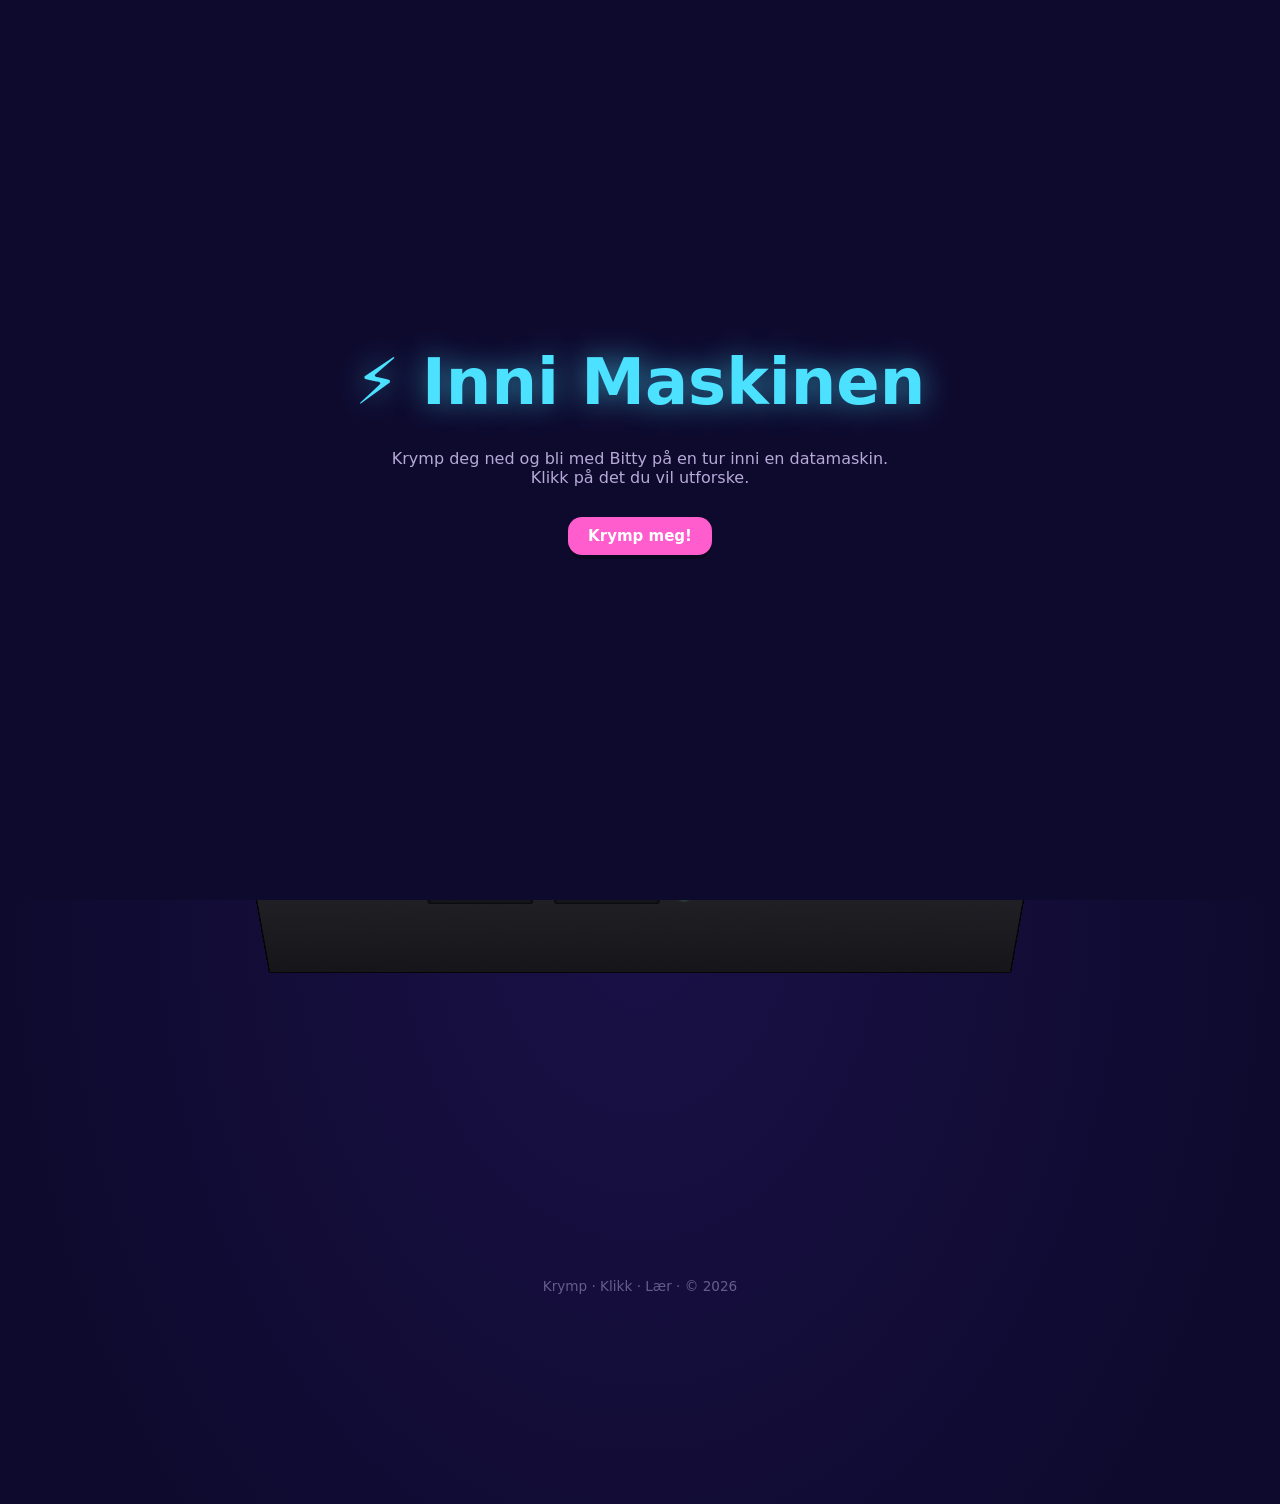
<file: index.html>
<!DOCTYPE html>
<html lang="no">
<head>
    <meta charset="UTF-8">
    <meta name="viewport" content="width=device-width, initial-scale=1.0">
    <title>Inni Maskinen</title>
    <link rel="icon" href="favicon.svg" type="image/svg+xml">
    <link rel="stylesheet" href="style.css">
    <style>
        /* Plassering av komponentene på hovedkortet (12 kol × 8 rad) */
        .c-cpu  { grid-column: 5 / 9;  grid-row: 2 / 4; }
        .c-ram  { grid-column: 9 / 13; grid-row: 1 / 3; }
        .c-bits { grid-column: 1 / 4;  grid-row: 1 / 3; }
        .c-bus  { grid-column: 4 / 10; grid-row: 4 / 5; }
        .c-disk { grid-column: 1 / 4;  grid-row: 6 / 9; }
        .c-gpu  { grid-column: 5 / 9;  grid-row: 5 / 7; }
        .c-net  { grid-column: 9 / 13; grid-row: 5 / 7; }
        .c-os   { grid-column: 4 / 9;  grid-row: 7 / 9; }
        .c-kode { grid-column: 9 / 13; grid-row: 7 / 9; }
        .c-komp { grid-column: 1 / 4;  grid-row: 4 / 6; }

        /* Ledninger mellom komponentene — isolerte fargede kabler */
        .wires {
            position: absolute;
            inset: 22px;
            width: calc(100% - 44px);
            height: calc(100% - 44px);
            z-index: 1;
            pointer-events: none;
            overflow: visible;
        }
        /* Mørk kant rundt kabelen (jakke / skygge) */
        .wires .cable-outer {
            fill: none;
            stroke-width: 2.4;
            stroke-linecap: round;
            stroke-linejoin: round;
            opacity: 0.95;
        }
        /* Kabelens hovedfarge (isolasjon) */
        .wires .cable-inner {
            fill: none;
            stroke-width: 1.5;
            stroke-linecap: round;
            stroke-linejoin: round;
        }
        /* Tynn lyslinje på toppen — sylinder-følelse */
        .wires .cable-shine {
            fill: none;
            stroke: rgba(255,255,255,0.28);
            stroke-width: 0.35;
            stroke-linecap: round;
        }
        /* Loddepunkter / skrupinner */
        .wires .pad {
            fill: #d4a040;
            stroke: rgba(0,0,0,0.7);
            stroke-width: 0.2;
        }
        .wires .pad-inner {
            fill: rgba(0,0,0,0.55);
        }
        .component { z-index: 2; }

        /* ============ 3D-skap: bordmaskin som åpnes ============ */
        .computer {
            background: none !important;
            border: none !important;
            box-shadow: none !important;
            padding: 20px 20px 20px !important;
            border-radius: 0 !important;
            perspective: 2600px;
            perspective-origin: 50% 38%;
            display: flex;
            align-items: center;
            justify-content: center;
            min-height: 78vh;
            cursor: grab;
            user-select: none;
            overflow: hidden;
        }
        .computer.dragging { cursor: grabbing; }

        .case {
            --rot-x: 0deg;
            --rot-z: 0deg;
            --zoom: 1;
            --open: 0;
            --fit-scale: 0.62;

            position: relative;
            width: 1020px;
            height: 928px;
            transform-style: preserve-3d;
            transform:
                scale(calc(var(--fit-scale) * var(--zoom)))
                rotateX(calc(56deg + var(--rot-x)))
                rotateZ(var(--rot-z));
            transition: transform 0.3s ease-out;
            will-change: transform;
        }
        @media (max-height: 820px) { .case { --fit-scale: 0.55; } }
        @media (max-height: 700px) { .case { --fit-scale: 0.48; } }
        @media (max-height: 600px) { .case { --fit-scale: 0.42; } }
        .case.no-transition { transition: none; }

        .case-face {
            position: absolute;
            box-sizing: border-box;
            transform-style: preserve-3d;
        }

        /* Bunnen: her sitter hovedkortet */
        .face-floor {
            inset: 0;
            background: linear-gradient(180deg, #1f1656 0%, #150d3a 100%);
            box-shadow: inset 0 0 80px rgba(0,0,0,0.55);
            border-radius: 6px;
        }
        .face-floor > .motherboard {
            position: absolute;
            inset: 0;
            margin: 0;
            transform-style: preserve-3d;
        }

        /* Topp-lokk: åpnes på bak-hengsel */
        .face-lid {
            inset: 0;
            transform-origin: 50% 0%;
            transform:
                translateZ(280px)
                rotateX(calc(var(--open) * 100deg));
            transition: transform 0.75s cubic-bezier(0.55, 0, 0.2, 1);
            background:
                radial-gradient(ellipse at 30% 30%, #3a3a44 0%, #1a1a22 60%, #0e0e14 100%);
            border: 4px solid #050507;
            border-radius: 6px;
            box-shadow:
                inset 0 0 0 2px #2a2a32,
                inset 0 0 80px rgba(0,0,0,0.5);
        }
        .lid-brand {
            position: absolute;
            top: 36px;
            left: 50%;
            transform: translateX(-50%);
            font-family: monospace;
            font-size: 1.4em;
            letter-spacing: 8px;
            color: rgba(255,255,255,0.55);
            text-shadow: 0 0 14px rgba(75,225,255,0.35);
            backface-visibility: hidden;
        }
        .lid-vents {
            position: absolute;
            top: 90px;
            left: 50%;
            transform: translateX(-50%);
            width: 460px;
            height: 18px;
            background:
                repeating-linear-gradient(90deg,
                    transparent 0 6px,
                    rgba(0,0,0,0.7) 6px 9px);
            border-radius: 4px;
            backface-visibility: hidden;
        }
        .lid-power {
            position: absolute;
            top: 38px;
            right: 80px;
            width: 20px;
            height: 20px;
            border-radius: 50%;
            background: radial-gradient(circle, #4be1ff 0%, #2a8aa8 60%, #0a3a48 100%);
            box-shadow: 0 0 12px rgba(75,225,255,0.7);
            backface-visibility: hidden;
            animation: power-pulse 2.4s ease-in-out infinite;
        }
        @keyframes power-pulse {
            0%, 100% { box-shadow: 0 0 8px rgba(75,225,255,0.5); }
            50%      { box-shadow: 0 0 18px rgba(75,225,255,0.9); }
        }
        .lid-inside {
            position: absolute;
            inset: 14px;
            border-radius: 3px;
            background:
                repeating-linear-gradient(45deg,
                    rgba(255,255,255,0.025) 0 6px,
                    transparent 6px 18px),
                linear-gradient(180deg, #1a1a22 0%, #0a0a10 100%);
            transform: rotateY(180deg);
            backface-visibility: hidden;
            display: flex;
            align-items: center;
            justify-content: center;
            color: rgba(255,255,255,0.25);
            font-family: monospace;
            font-size: 0.85em;
            letter-spacing: 4px;
        }

        /* Veggene */
        .face-back {
            left: 0; top: 0;
            width: 1020px;
            height: 280px;
            transform-origin: 50% 0%;
            transform: rotateX(90deg);
            background: linear-gradient(180deg, #2a2a30 0%, #15151a 100%);
            border: 2px solid #050507;
        }
        .face-front {
            left: 0; bottom: 0;
            width: 1020px;
            height: 280px;
            transform-origin: 50% 100%;
            transform: rotateX(-90deg);
            background: linear-gradient(180deg, #2a2a30 0%, #15151a 100%);
            border: 2px solid #050507;
            display: flex;
            align-items: center;
            gap: 28px;
            padding: 0 60px;
            color: rgba(255,255,255,0.6);
            font-family: monospace;
        }
        .face-front .badge {
            font-size: 0.85em;
            letter-spacing: 4px;
        }
        .face-front .drive-bay {
            flex: 0 0 auto;
            width: 140px;
            height: 24px;
            background: linear-gradient(180deg, #0a0a10 0%, #1a1a22 100%);
            border: 1px solid #050507;
            border-radius: 3px;
            box-shadow: inset 0 0 6px rgba(0,0,0,0.7);
        }
        .face-front .led {
            width: 8px;
            height: 8px;
            border-radius: 50%;
            background: #6cff8c;
            box-shadow: 0 0 6px rgba(108,255,140,0.8);
        }
        .face-side-l {
            left: 0; top: 0;
            width: 280px;
            height: 928px;
            transform-origin: 0% 50%;
            transform: rotateY(-90deg);
            background: linear-gradient(90deg, #15151a 0%, #25252a 100%);
            border: 2px solid #050507;
        }
        .face-side-r {
            right: 0; top: 0;
            width: 280px;
            height: 928px;
            transform-origin: 100% 50%;
            transform: rotateY(90deg);
            background: linear-gradient(90deg, #25252a 0%, #15151a 100%);
            border: 2px solid #050507;
        }

        /* ============ 3D-komponenter (chips på PCB-en) ============ */
        .component {
            --chip-h: 34px;
            transform-style: preserve-3d;
            transform: translateZ(var(--chip-h));
            transition: transform 0.18s ease, filter 0.18s ease;
        }
        /* Bunnskygge på PCB rett under chip-en */
        .component::after {
            content: '';
            position: absolute;
            inset: -4px;
            border-radius: 10px;
            background: rgba(0,0,0,0.4);
            filter: blur(6px);
            transform: translateZ(calc(var(--chip-h) * -1 + 0.5px));
            pointer-events: none;
            z-index: -1;
        }
        .component:hover {
            transform: translateZ(var(--chip-h)) scale(1.06);
            filter: brightness(1.18) drop-shadow(0 12px 16px rgba(0,0,0,0.5));
            z-index: 10;
        }

        /* Sideveggene som gir chip-en dybde */
        .chip-wall {
            position: absolute;
            background: linear-gradient(180deg, #3a2f22 0%, #1f1810 60%, #0a0807 100%);
            border: 1px solid #050403;
            box-sizing: border-box;
            pointer-events: none;
        }
        .wall-north {
            top: 0; left: 0; right: 0;
            height: var(--chip-h);
            transform-origin: 50% 0%;
            transform: rotateX(-90deg);
        }
        .wall-south {
            bottom: 0; left: 0; right: 0;
            height: var(--chip-h);
            transform-origin: 50% 100%;
            transform: rotateX(90deg);
        }
        .wall-east {
            top: 0; bottom: 0; right: 0;
            width: var(--chip-h);
            transform-origin: 100% 50%;
            transform: rotateY(-90deg);
            background: linear-gradient(90deg, #3a2f22 0%, #1f1810 60%, #0a0807 100%);
        }
        .wall-west {
            top: 0; bottom: 0; left: 0;
            width: var(--chip-h);
            transform-origin: 0% 50%;
            transform: rotateY(90deg);
            background: linear-gradient(90deg, #0a0807 0%, #1f1810 40%, #3a2f22 100%);
        }

        /* Per-komponent-dybder — gir variasjon i 3D-fasong */
        .c-ram  { --chip-h: 78px; }   /* RAM-sticks står høyt opp */
        .c-cpu  { --chip-h: 24px; }   /* CPU-heatspreader er flat */
        .c-bus  { --chip-h: 10px; }   /* bussen er nesten flat */
        .c-disk { --chip-h: 42px; }
        .c-gpu  { --chip-h: 48px; }   /* skjermkort med kjøler */
        .c-bits { --chip-h: 32px; }
        .c-net  { --chip-h: 26px; }
        .c-os   { --chip-h: 28px; }
        .c-kode { --chip-h: 28px; }
        .c-komp { --chip-h: 24px; }

        /* RAM-sticks: gylne kontakter på de vertikale veggene */
        .c-ram .chip-wall {
            background: linear-gradient(180deg, #1a1410 0%, #0e0a08 40%, #d4a040 92%, #8a6020 100%);
        }
        /* GPU-kjølerøyt: rødlig metall */
        .c-gpu .chip-wall {
            background: linear-gradient(180deg, #4a2222 0%, #1a1010 60%, #0a0707 100%);
        }
        /* Komponentene skal være uklikkbare før lokket åpnes */
        .case[data-open="false"] .component { pointer-events: none; }

        /* ============ Kontrollpanel ============ */
        .hub-controls {
            display: flex;
            flex-wrap: wrap;
            justify-content: center;
            align-items: center;
            gap: 10px 22px;
            margin: 0 auto 14px;
            padding: 10px 16px;
            background: rgba(26, 17, 71, 0.55);
            border: 1px solid rgba(75,225,255,0.22);
            border-radius: 10px;
            backdrop-filter: blur(4px);
            max-width: 900px;
        }
        .hub-controls label {
            display: flex;
            align-items: center;
            gap: 8px;
            font-family: monospace;
            font-size: 0.75em;
            color: var(--ink-soft);
            text-transform: uppercase;
            letter-spacing: 1.5px;
        }
        .hub-controls input[type=range] {
            width: 120px;
            accent-color: var(--neon-cyan);
        }
        .hub-controls .btn {
            padding: 6px 14px;
            font-size: 0.82em;
        }
        .hub-hint {
            text-align: center;
            font-family: monospace;
            font-size: 0.72em;
            color: var(--ink-soft);
            opacity: 0.7;
            margin-bottom: 10px;
            letter-spacing: 1px;
        }

        @media (max-width: 1100px) { .case { --fit-scale: 0.55; } }
        @media (max-width: 880px)  { .case { --fit-scale: 0.45; } }
        @media (max-width: 720px) {
            .wires { display: none; }
            .computer { perspective: none; min-height: auto; padding: 0 !important; cursor: default; }
            .case {
                width: 100%;
                height: auto;
                transform: none !important;
                transform-style: flat;
            }
            .face-back, .face-front, .face-side-l, .face-side-r, .face-lid { display: none; }
            .face-floor { position: relative; }
            .face-floor > .motherboard { position: relative; }
            .case[data-open="false"] .component { pointer-events: auto; }
            .component { transform: none; }
            .component::after { display: none; }
            .hub-controls, .hub-hint { display: none; }
        }
        @media (prefers-reduced-motion: reduce) {
            .case { transition: none; }
            .face-lid { transition: none; }
            .lid-power { animation: none; }
        }

        .startup-overlay {
            position: fixed;
            inset: 0;
            background: var(--bg-deep);
            z-index: 500;
            display: flex;
            align-items: center;
            justify-content: center;
            flex-direction: column;
            gap: 30px;
            transition: opacity 0.6s, visibility 0.6s;
        }
        .startup-overlay.hidden { opacity: 0; visibility: hidden; }
        .startup-overlay h1 {
            font-size: clamp(2em, 6vw, 4em);
            color: var(--neon-cyan);
            text-shadow: 0 0 30px rgba(75,225,255,0.6);
        }
        .startup-overlay p { color: var(--ink-soft); max-width: 500px; text-align: center; }
        .reset-btn {
            position: fixed; bottom: 14px; right: 14px;
            background: rgba(255,92,92,0.2);
            color: var(--neon-red);
            border: 1px solid var(--neon-red);
            padding: 4px 10px;
            border-radius: 8px;
            font-size: 0.75em;
            cursor: pointer;
            opacity: 0.4;
            z-index: 90;
        }
        .reset-btn:hover { opacity: 1; }
    </style>
</head>
<body>

    <div class="startup-overlay" id="startup">
        <h1>⚡ Inni Maskinen</h1>
        <p>Krymp deg ned og bli med Bitty på en tur inni en datamaskin. Klikk på det du vil utforske.</p>
        <button class="btn pink" onclick="document.getElementById('startup').classList.add('hidden');sessionStorage.setItem('im_seen_startup','1')">Krymp meg!</button>
    </div>
    <script>
        if (sessionStorage.getItem('im_seen_startup')) {
            document.getElementById('startup').classList.add('hidden');
        }
    </script>

    <div class="scene">
        <div class="hub-stage">
            <div class="scene-title">
                <h1>⚡ Inni Maskinen</h1>
                <p>Klikk på en del av maskinen for å utforske den.</p>
                <div class="hub-progress" id="hub-progress"></div>
            </div>

            <div class="hub-controls">
                <button id="open-toggle" class="btn pink" type="button">Åpne sidepanelet</button>
                <label>Rotasjon
                    <input id="ctrl-roty" type="range" min="-45" max="45" value="0" step="1">
                </label>
                <label>Vinkel
                    <input id="ctrl-rotx" type="range" min="-25" max="25" value="0" step="1">
                </label>
                <label>Zoom
                    <input id="ctrl-zoom" type="range" min="60" max="120" value="100" step="2">
                </label>
                <button id="reset-view" class="btn outline" type="button">Tilbakestill</button>
            </div>
            <div class="hub-hint">Dra på maskinen for å rotere · bruk sliderne for presisjon</div>

            <div class="computer">
                <div class="case" data-open="false">

                    <div class="case-face face-back"></div>
                    <div class="case-face face-side-l"></div>
                    <div class="case-face face-side-r"></div>
                    <div class="case-face face-front">
                        <div class="badge">INNI MASKINEN</div>
                        <div class="drive-bay"></div>
                        <div class="drive-bay"></div>
                        <div class="led"></div>
                    </div>

                    <div class="case-face face-floor">
                <div class="motherboard">

                    <svg class="wires" viewBox="0 0 100 100" preserveAspectRatio="none" aria-hidden="true">
                        <defs>
                            <!-- Kabelbaner: myke buer fra CPU til hver komponent -->
                            <path id="w-ram"  d="M 53,23 C 65,18 76,14 82,13"/>
                            <path id="w-bits" d="M 47,23 C 35,18 22,14 13,13"/>
                            <path id="w-komp" d="M 46,29 C 32,38 20,46 13.5,49"/>
                            <path id="w-bus"  d="M 50,30 C 50,36 50,40 50,43.5"/>
                            <path id="w-gpu"  d="M 50,30 C 51,45 51,55 50,62"/>
                            <path id="w-net"  d="M 54,29 C 70,38 80,52 83,61.5"/>
                            <path id="w-disk" d="M 47,30 C 30,42 18,62 13,80"/>
                            <path id="w-os"   d="M 49,30 C 47,55 46,75 45.83,86.5"/>
                            <path id="w-kode" d="M 47,87.5 C 60,87 72,87.5 82,87.5"/>
                        </defs>

                        <!-- Hver kabel = mørk jakke + farget kjerne + lyslinje -->
                        <use href="#w-ram"  class="cable-outer" style="stroke:#3a0a0a"/>
                        <use href="#w-ram"  class="cable-inner" style="stroke:#c93838"/>
                        <use href="#w-ram"  class="cable-shine"/>

                        <use href="#w-bits" class="cable-outer" style="stroke:#3a1f08"/>
                        <use href="#w-bits" class="cable-inner" style="stroke:#dc8230"/>
                        <use href="#w-bits" class="cable-shine"/>

                        <use href="#w-komp" class="cable-outer" style="stroke:#0a3a18"/>
                        <use href="#w-komp" class="cable-inner" style="stroke:#3aa848"/>
                        <use href="#w-komp" class="cable-shine"/>

                        <use href="#w-bus"  class="cable-outer" style="stroke:#3a2a0a"/>
                        <use href="#w-bus"  class="cable-inner" style="stroke:#e6c142"/>
                        <use href="#w-bus"  class="cable-shine"/>

                        <use href="#w-gpu"  class="cable-outer" style="stroke:#0a1838"/>
                        <use href="#w-gpu"  class="cable-inner" style="stroke:#3a78d4"/>
                        <use href="#w-gpu"  class="cable-shine"/>

                        <use href="#w-net"  class="cable-outer" style="stroke:#2a2a2a"/>
                        <use href="#w-net"  class="cable-inner" style="stroke:#dcdcdc"/>
                        <use href="#w-net"  class="cable-shine"/>

                        <use href="#w-disk" class="cable-outer" style="stroke:#000000"/>
                        <use href="#w-disk" class="cable-inner" style="stroke:#1a1a1a"/>

                        <use href="#w-os"   class="cable-outer" style="stroke:#2a0e3a"/>
                        <use href="#w-os"   class="cable-inner" style="stroke:#8a4ed4"/>
                        <use href="#w-os"   class="cable-shine"/>

                        <use href="#w-kode" class="cable-outer" style="stroke:#3a0a18"/>
                        <use href="#w-kode" class="cable-inner" style="stroke:#b04060"/>
                        <use href="#w-kode" class="cable-shine"/>

                        <!-- Loddepunkter ved hver komponent -->
                        <g>
                            <circle class="pad" cx="12.5"  cy="12.5"  r="1.1"/><circle class="pad-inner" cx="12.5"  cy="12.5"  r="0.45"/>
                            <circle class="pad" cx="83.33" cy="12.5"  r="1.1"/><circle class="pad-inner" cx="83.33" cy="12.5"  r="0.45"/>
                            <circle class="pad" cx="50"    cy="25"    r="1.2"/><circle class="pad-inner" cx="50"    cy="25"    r="0.5"/>
                            <circle class="pad" cx="12.5"  cy="50"    r="1.1"/><circle class="pad-inner" cx="12.5"  cy="50"    r="0.45"/>
                            <circle class="pad" cx="50"    cy="43.75" r="1.1"/><circle class="pad-inner" cx="50"    cy="43.75" r="0.45"/>
                            <circle class="pad" cx="50"    cy="62.5"  r="1.1"/><circle class="pad-inner" cx="50"    cy="62.5"  r="0.45"/>
                            <circle class="pad" cx="83.33" cy="62.5"  r="1.1"/><circle class="pad-inner" cx="83.33" cy="62.5"  r="0.45"/>
                            <circle class="pad" cx="12.5"  cy="81.25" r="1.1"/><circle class="pad-inner" cx="12.5"  cy="81.25" r="0.45"/>
                            <circle class="pad" cx="45.83" cy="87.5"  r="1.1"/><circle class="pad-inner" cx="45.83" cy="87.5"  r="0.45"/>
                            <circle class="pad" cx="83.33" cy="87.5"  r="1.1"/><circle class="pad-inner" cx="83.33" cy="87.5"  r="0.45"/>
                        </g>
                    </svg>

                    <a href="rom-bits.html" class="component c-bits" title="0/1-fabrikken">
                        <div class="num">1</div>
                        <div class="hw-bits">
                            <div class="label"><div class="big">01</div><div class="small">LOGIC</div></div>
                        </div>
                        <div class="silk">0/1-fabrikken</div>
                        <span class="name">0/1-fabrikken</span>
                        <div class="stars" data-room="bits"></div>
                    </a>

                    <a href="rom-cpu.html" class="component c-cpu" title="CPU-mølla">
                        <div class="num">4</div>
                        <div class="hw-cpu">
                            <div class="ihs">CPU</div>
                        </div>
                        <div class="silk">CPU-mølla</div>
                        <span class="name">CPU-mølla</span>
                        <div class="stars" data-room="cpu"></div>
                    </a>

                    <a href="rom-ram.html" class="component c-ram" title="RAM-biblioteket">
                        <div class="num">2</div>
                        <div class="hw-ram">
                            <div class="stick">
                                <div class="chip"></div><div class="chip"></div><div class="chip"></div>
                                <div class="chip"></div><div class="chip"></div><div class="chip"></div>
                                <div class="chip"></div><div class="chip"></div>
                            </div>
                            <div class="stick">
                                <div class="chip"></div><div class="chip"></div><div class="chip"></div>
                                <div class="chip"></div><div class="chip"></div><div class="chip"></div>
                                <div class="chip"></div><div class="chip"></div>
                            </div>
                        </div>
                        <div class="silk">RAM-biblioteket</div>
                        <span class="name">RAM-biblioteket</span>
                        <div class="stars" data-room="ram"></div>
                    </a>

                    <a href="rom-buss.html" class="component c-bus" title="Buss-motorveien">
                        <div class="num">5</div>
                        <div class="hw-bus"></div>
                        <div class="silk">Buss-motorveien</div>
                        <span class="name">Buss-motorveien</span>
                        <div class="stars" data-room="buss"></div>
                    </a>

                    <a href="rom-disk.html" class="component c-disk" title="Disk-arkivet">
                        <div class="num">3</div>
                        <div class="hw-disk">
                            <div class="chip-row">
                                <div class="chip"></div><div class="chip"></div>
                                <div class="chip"></div><div class="chip"></div>
                            </div>
                        </div>
                        <div class="silk">Disk-arkivet</div>
                        <span class="name">Disk-arkivet</span>
                        <div class="stars" data-room="disk"></div>
                    </a>

                    <a href="rom-komp.html" class="component c-komp" title="Kompilator-verkstedet">
                        <div class="num">10</div>
                        <div class="hw-komp">
                            <div class="src">print('hei')</div>
                            <div class="arrow">↓</div>
                            <div class="out">01001…</div>
                        </div>
                        <div class="silk">Kompilator</div>
                        <span class="name">Kompilator-verkstedet</span>
                        <div class="stars" data-room="komp"></div>
                    </a>

                    <a href="rom-gpu.html" class="component c-gpu" title="Skjermkortet">
                        <div class="num">6</div>
                        <div class="hw-gpu">
                            <div class="fan"></div>
                            <div class="fan"></div>
                        </div>
                        <div class="silk">Skjermkortet (GPU)</div>
                        <span class="name">Skjermkortet</span>
                        <div class="stars" data-room="gpu"></div>
                    </a>

                    <a href="rom-nett.html" class="component c-net" title="Nettverkskortet">
                        <div class="num">7</div>
                        <div class="hw-net">
                            <div class="rj45"></div>
                        </div>
                        <div class="silk">Nettverkskort</div>
                        <span class="name">Nettverkskortet</span>
                        <div class="stars" data-room="nett"></div>
                    </a>

                    <a href="rom-os.html" class="component c-os" title="OS-tårnet">
                        <div class="num">8</div>
                        <div class="hw-os">
                            <div class="chip">OS<br>BOOT</div>
                        </div>
                        <div class="silk">OS-tårnet</div>
                        <span class="name">OS-tårnet</span>
                        <div class="stars" data-room="os"></div>
                    </a>

                    <a href="rom-kode.html" class="component c-kode" title="Koderommet">
                        <div class="num">9</div>
                        <div class="hw-kode">
                            <div class="body">CODE</div>
                            <div class="connector"></div>
                        </div>
                        <div class="silk">Koderommet</div>
                        <span class="name">Koderommet</span>
                        <div class="stars" data-room="kode"></div>
                    </a>

                </div>
                    </div><!-- /.face-floor -->

                    <div class="case-face face-lid">
                        <div class="lid-brand">INNI MASKINEN</div>
                        <div class="lid-vents"></div>
                        <div class="lid-power"></div>
                        <div class="lid-inside">← åpent sidepanel ·  kabelkanaler  ·  isolasjonsskum →</div>
                    </div>

                </div><!-- /.case -->
            </div>

            <footer class="tiny">Krymp · Klikk · Lær · © 2026</footer>
        </div>
    </div>

    <button class="reset-btn" onclick="if(confirm('Nullstille alle stjerner?')){Progress.reset();location.reload();}">Nullstill</button>

    <div class="bitty-bar">
        <div class="bitty">
            <div class="bitty-mouth"></div>
            <div class="bitty-label">Bitty</div>
        </div>
        <div class="bitty-bubble">
            <div class="bubble-text"></div>
            <div class="bitty-actions"></div>
        </div>
    </div>

    <script src="bitty.js"></script>
    <script src="progress.js"></script>
    <script>
        // Tegn stjerner pr. komponent + total
        document.querySelectorAll('.stars[data-room]').forEach(el => {
            el.innerHTML = Progress.renderStars(el.dataset.room);
        });

        // Bygg 3D-chip rundt hver komponent (4 sidevegger)
        document.querySelectorAll('.computer .component').forEach(c => {
            ['north', 'south', 'east', 'west'].forEach(dir => {
                const w = document.createElement('div');
                w.className = 'chip-wall wall-' + dir;
                c.appendChild(w);
            });
        });
        const total = Progress.total();
        document.getElementById('hub-progress').innerHTML =
            `<span class="star">★</span> ${total.earned} / ${total.total} stjerner samlet`;

        // Bittys velkomst — tilpass etter hvor mange stjerner
        function welcome() {
            if (total.earned === 0) {
                Bitty.say(
                    `Hei! Jeg er <strong>Bitty</strong>. Jeg er en levende bit — jeg kan være <code>0</code> eller <code>1</code>. ` +
                    `Velkommen inni maskinen! Vil du starte med <strong>0/1-fabrikken</strong>? Eller utforsk fritt — du kan gå hvor du vil.`,
                    {
                        actions: [
                            { label: 'Til 0/1-fabrikken', callback: () => location.href = 'rom-bits.html' },
                            { label: 'Jeg utforsker selv', muted: true, callback: () => Bitty.say('Bra! Klikk en del av maskinen når du er klar.') }
                        ]
                    }
                );
            } else if (total.earned < total.total) {
                Bitty.say(
                    `Velkommen tilbake! Du har <strong>${total.earned} / ${total.total}</strong> stjerner. Klikk en del du ikke har vært i ennå, eller besøk noe på nytt.`
                );
            } else {
                Bitty.say(
                    `Du har <strong>alle ${total.total} stjernene</strong>! ⭐ Du har sett hver del av maskinen. Imponerende. Klikk gjerne et rom igjen — det er ting å oppdage.`
                );
            }
        }
        welcome();

        // ============ 3D-case-kontroller ============
        (function () {
            const computer  = document.querySelector('.computer');
            const caseEl    = document.querySelector('.case');
            const btnOpen   = document.getElementById('open-toggle');
            const btnReset  = document.getElementById('reset-view');
            const sliderY   = document.getElementById('ctrl-roty');
            const sliderX   = document.getElementById('ctrl-rotx');
            const sliderZ   = document.getElementById('ctrl-zoom');
            if (!caseEl || !computer) return;

            const state = { rotY: 0, rotX: 0, zoom: 1, open: false };
            const isMobile = window.matchMedia('(max-width: 720px)').matches;

            function apply() {
                caseEl.style.setProperty('--rot-z', state.rotY + 'deg');
                caseEl.style.setProperty('--rot-x', state.rotX + 'deg');
                caseEl.style.setProperty('--zoom', state.zoom);
                caseEl.style.setProperty('--open', state.open ? 1 : 0);
                caseEl.dataset.open = state.open ? 'true' : 'false';
                btnOpen.textContent = state.open ? 'Lukk sidepanelet' : 'Åpne sidepanelet';
            }

            function setOpen(open) {
                state.open = open;
                if (open) sessionStorage.setItem('im_case_open', '1');
                else sessionStorage.removeItem('im_case_open');
                apply();
            }

            // Åpne automatisk hvis brukeren allerede har åpnet denne økten
            if (sessionStorage.getItem('im_case_open')) state.open = true;
            apply();

            // ---- Knapper ----
            btnOpen.addEventListener('click', () => setOpen(!state.open));
            btnReset.addEventListener('click', () => {
                state.rotY = 0; state.rotX = 0; state.zoom = 1;
                sliderY.value = 0; sliderX.value = 0; sliderZ.value = 100;
                apply();
            });

            // ---- Slidere ----
            sliderY.addEventListener('input', e => { state.rotY = +e.target.value; apply(); });
            sliderX.addEventListener('input', e => { state.rotX = +e.target.value; apply(); });
            sliderZ.addEventListener('input', e => { state.zoom = e.target.value / 100; apply(); });

            // ---- Drag-to-rotate ----
            if (!isMobile) {
                let dragging = false, startX = 0, startY = 0, baseRotY = 0, baseRotX = 0;
                const DRAG_SENS = 0.3; // deg per piksel

                computer.addEventListener('pointerdown', e => {
                    // Ikke drag når man trykker på en komponent eller kontroll
                    if (e.target.closest('.component')) return;
                    if (e.target.closest('.hub-controls')) return;
                    dragging = true;
                    startX = e.clientX; startY = e.clientY;
                    baseRotY = state.rotY; baseRotX = state.rotX;
                    computer.classList.add('dragging');
                    caseEl.classList.add('no-transition');
                    computer.setPointerCapture(e.pointerId);
                });
                computer.addEventListener('pointermove', e => {
                    if (!dragging) return;
                    const dx = (e.clientX - startX) * DRAG_SENS;
                    const dy = (e.clientY - startY) * DRAG_SENS;
                    state.rotY = Math.max(-45, Math.min(45, baseRotY + dx));
                    state.rotX = Math.max(-25, Math.min(25, baseRotX - dy));
                    sliderY.value = Math.round(state.rotY);
                    sliderX.value = Math.round(state.rotX);
                    apply();
                });
                function endDrag(e) {
                    if (!dragging) return;
                    dragging = false;
                    computer.classList.remove('dragging');
                    caseEl.classList.remove('no-transition');
                    try { computer.releasePointerCapture(e.pointerId); } catch (_) {}
                }
                computer.addEventListener('pointerup', endDrag);
                computer.addEventListener('pointercancel', endDrag);
            }

            // ---- Tastatur: piltaster justerer ----
            document.addEventListener('keydown', e => {
                if (e.target.matches('input, textarea')) return;
                let handled = true;
                if (e.key === 'ArrowLeft')  { state.rotY = Math.max(-45, state.rotY - 3); sliderY.value = state.rotY; }
                else if (e.key === 'ArrowRight') { state.rotY = Math.min( 45, state.rotY + 3); sliderY.value = state.rotY; }
                else if (e.key === 'ArrowUp')    { state.rotX = Math.max(-25, state.rotX - 3); sliderX.value = state.rotX; }
                else if (e.key === 'ArrowDown')  { state.rotX = Math.min( 25, state.rotX + 3); sliderX.value = state.rotX; }
                else if (e.key === ' ' || e.key === 'Enter' && e.target === document.body) { setOpen(!state.open); }
                else handled = false;
                if (handled) { e.preventDefault(); apply(); }
            });
        })();
    </script>
</body>
</html>
</file>
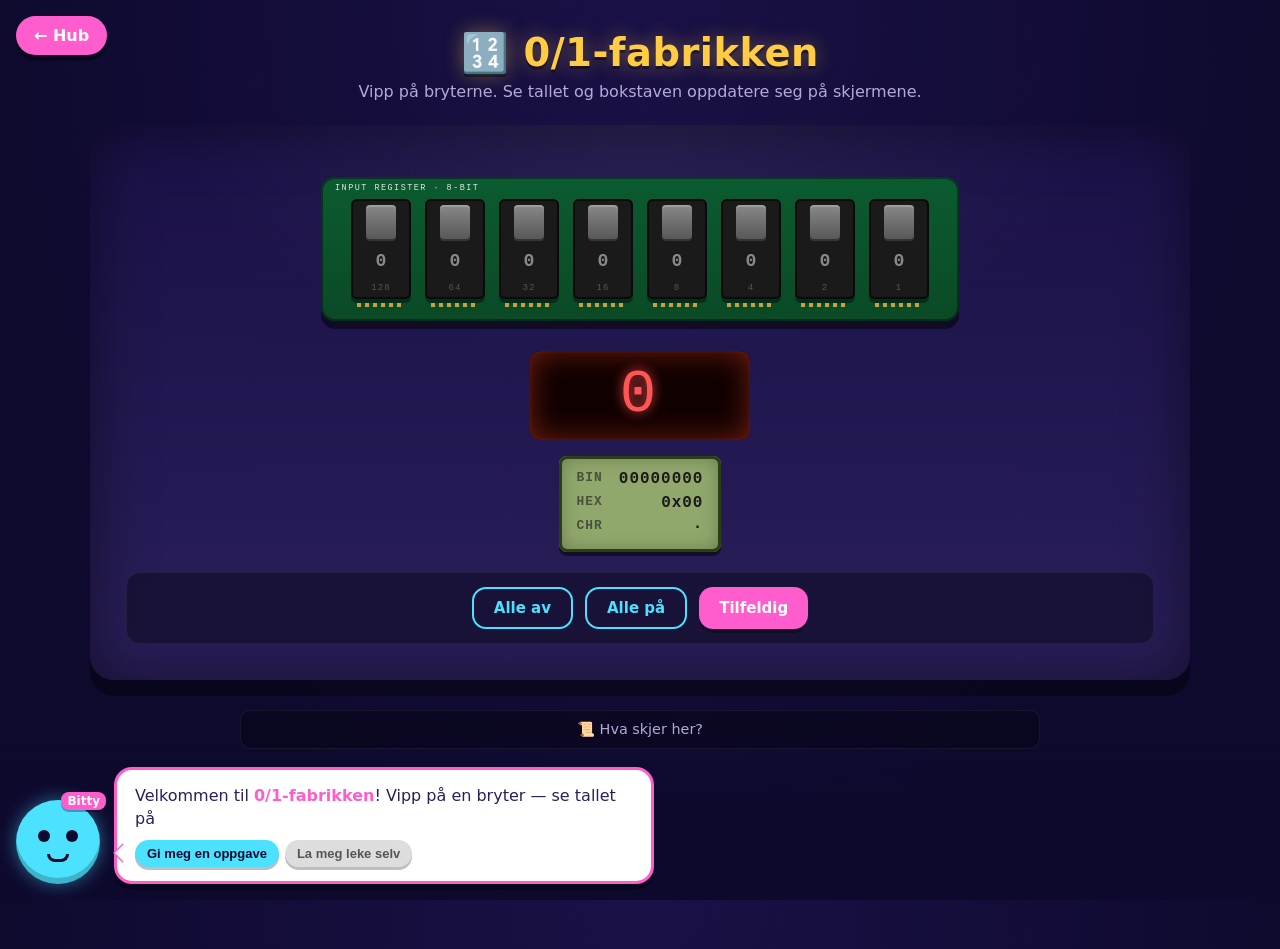
<file: rom-bits.html>
<!DOCTYPE html>
<html lang="no">
<head>
    <meta charset="UTF-8">
    <meta name="viewport" content="width=device-width, initial-scale=1.0">
    <title>0/1-fabrikken</title>
    <link rel="icon" href="favicon.svg" type="image/svg+xml">
    <link rel="stylesheet" href="style.css">
</head>
<body>
    <a href="index.html" class="back-btn">← Hub</a>

    <div class="scene">
        <div class="scene-title">
            <h1>🔢 0/1-fabrikken</h1>
            <p>Vipp på bryterne. Se tallet og bokstaven oppdatere seg på skjermene.</p>
        </div>

        <div class="chamber">
            <div class="scene-stage">
                <div class="dip-board" id="bit-row"></div>
            </div>

            <div class="status-strip">
                <div class="seven-seg" id="decimal-out">0</div>
            </div>

            <div class="status-strip" style="margin-top: 16px;">
                <div class="lcd">
                    <div class="row-l"><span class="lbl">BIN</span><span class="val" id="binary-out">00000000</span></div>
                    <div class="row-l"><span class="lbl">HEX</span><span class="val" id="hex-out">0x00</span></div>
                    <div class="row-l"><span class="lbl">CHR</span><span class="val" id="ascii-out">·</span></div>
                </div>
            </div>

            <div class="controls">
                <button class="btn outline" onclick="setAll(false)">Alle av</button>
                <button class="btn outline" onclick="setAll(true)">Alle på</button>
                <button class="btn pink" onclick="randomize()">Tilfeldig</button>
            </div>
        </div>

        <details class="info-toggle">
            <summary>📜 Hva skjer her?</summary>
            <div class="info-body">
                <p>Hver bryter er en <strong>bit</strong>. Hver bit har en verdi: høyre = 1, så 2, 4, 8, 16, 32, 64, 128.</p>
                <p>Slå på de bitene du vil ha med, legg sammen verdiene = desimaltallet på den røde skjermen.</p>
                <p>Hver byte (0–255) kan stå for ett tegn — det kalles <code>ASCII</code>. Slik lagrer maskinen tekst.</p>
            </div>
        </details>
    </div>

    <div class="bitty-bar">
        <div class="bitty"><div class="bitty-mouth"></div><div class="bitty-label">Bitty</div></div>
        <div class="bitty-bubble">
            <div class="bubble-text"></div>
            <div class="bitty-actions"></div>
        </div>
    </div>

    <script src="bitty.js"></script>
    <script src="progress.js"></script>
    <script>
        const WEIGHTS = [128, 64, 32, 16, 8, 4, 2, 1];
        let bits = [0,0,0,0,0,0,0,0];
        const row = document.getElementById('bit-row');

        function render() {
            row.innerHTML = '';
            bits.forEach((b, i) => {
                const el = document.createElement('div');
                el.className = 'toggle-bit' + (b ? ' on' : '');
                el.innerHTML = `<div class="switch"></div><div class="digit">${b}</div><div class="weight">${WEIGHTS[i]}</div>`;
                el.addEventListener('click', () => {
                    bits[i] = b ? 0 : 1;
                    render();
                    updateReadout();
                    checkChallenge();
                });
                row.appendChild(el);
            });
        }

        function decimal() { return bits.reduce((s, b, i) => s + (b ? WEIGHTS[i] : 0), 0); }

        function updateReadout() {
            const dec = decimal();
            document.getElementById('binary-out').textContent  = bits.join('');
            document.getElementById('decimal-out').textContent = dec;
            document.getElementById('hex-out').textContent     = '0x' + dec.toString(16).toUpperCase().padStart(2, '0');
            const ch = (dec >= 32 && dec <= 126) ? String.fromCharCode(dec) : '·';
            document.getElementById('ascii-out').textContent   = (dec === 32 ? '␠' : ch);
        }

        function setAll(on) { bits = bits.map(_ => on ? 1 : 0); render(); updateReadout(); checkChallenge(); }
        function randomize() { bits = bits.map(_ => Math.random() > 0.5 ? 1 : 0); render(); updateReadout(); checkChallenge(); }

        const target = 65;
        let challengeReady = false;

        function challenge() {
            challengeReady = true;
            Bitty.say(
                `Klarer du å lage tallet <strong>65</strong>? Det er ASCII-koden for bokstaven <code>A</code>. ` +
                `Tips: 64 + 1 = 65. Hvilke bits må stå på?`
            );
        }

        function checkChallenge() {
            if (!challengeReady) return;
            const dec = decimal();
            if (dec === target) {
                challengeReady = false;
                if (Progress.give('bits', 0)) {
                    Bitty.say(
                        `<strong>Strålende!</strong> Du har laget bokstaven <code>A</code> ut av åtte små brytere. Det er <em>akkurat slik</em> all tekst lagres i en datamaskin. ⭐`,
                        { actions: [
                            { label: 'Tilbake til hubben', callback: () => location.href = 'index.html' },
                            { label: 'Lek videre her', muted: true, callback: () => Bitty.say('Prøv å lage tallet 72 (det blir <code>H</code>) eller 33 (<code>!</code>).') }
                        ]}
                    );
                } else {
                    Bitty.say('Du klarte det igjen! Prøv 72 = H, eller 33 = !');
                }
            }
        }

        render();
        updateReadout();

        setTimeout(() => {
            Bitty.say(
                `Velkommen til <strong>0/1-fabrikken</strong>! Vipp på en bryter — se tallet på den røde skjermen og bokstaven på den grønne.`,
                { actions: [
                    { label: 'Gi meg en oppgave', callback: challenge },
                    { label: 'La meg leke selv', muted: true, callback: () => Bitty.say('Klikk «Tilfeldig» og se ASCII-tegnet endre seg!') }
                ]}
            );
        }, 400);
    </script>
</body>
</html>
</file>
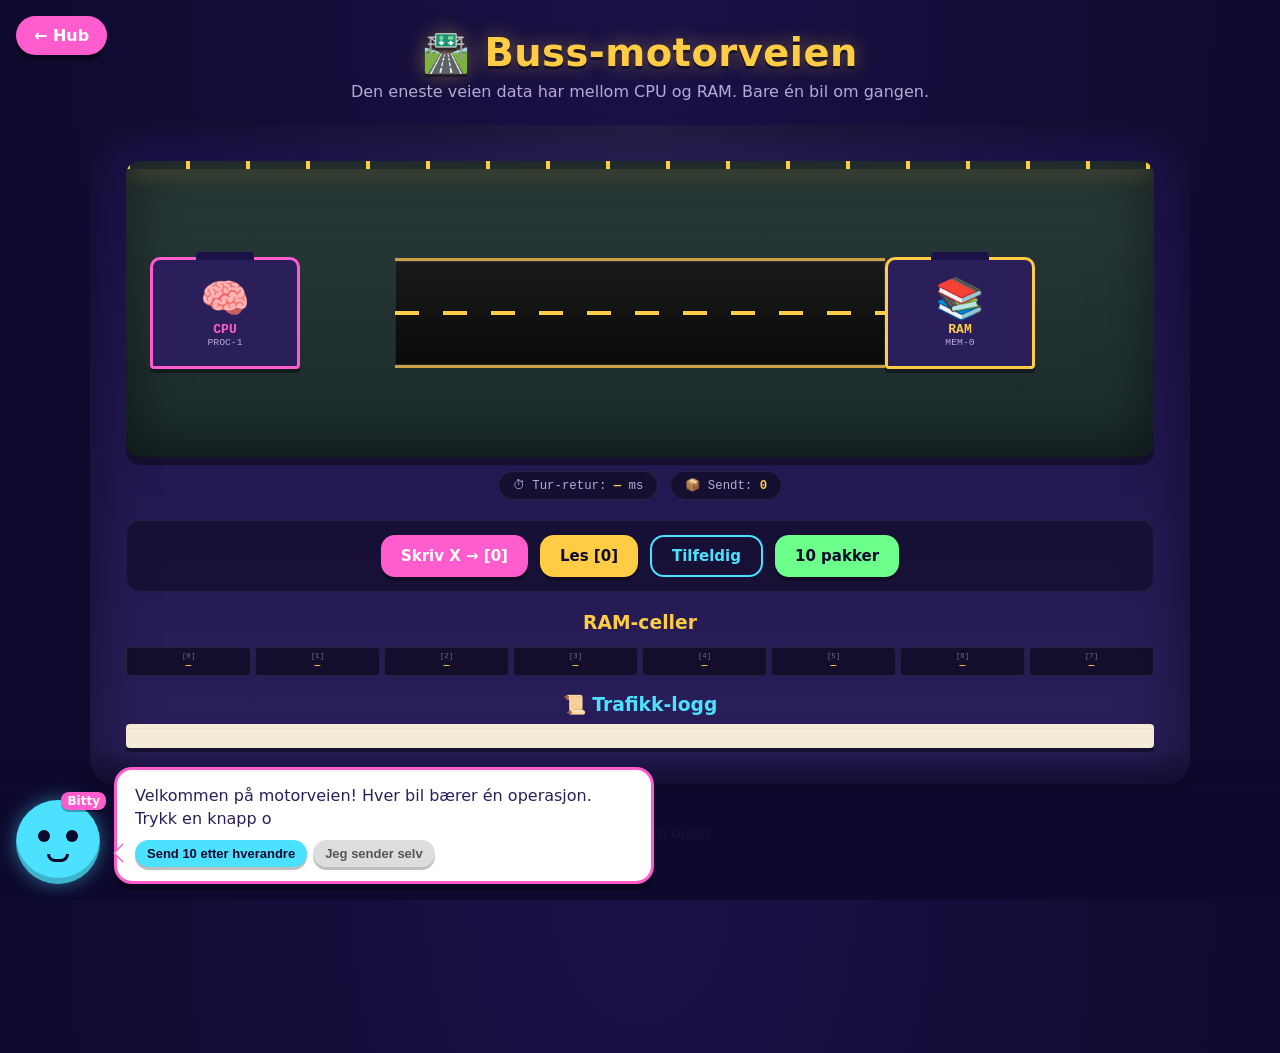
<file: rom-buss.html>
<!DOCTYPE html>
<html lang="no">
<head>
    <meta charset="UTF-8">
    <meta name="viewport" content="width=device-width, initial-scale=1.0">
    <title>Buss-motorveien</title>
    <link rel="icon" href="favicon.svg" type="image/svg+xml">
    <link rel="stylesheet" href="style.css">
</head>
<body>
    <a href="index.html" class="back-btn">← Hub</a>

    <div class="scene">
        <div class="scene-title">
            <h1>🛣️ Buss-motorveien</h1>
            <p>Den eneste veien data har mellom CPU og RAM. Bare én bil om gangen.</p>
        </div>

        <div class="chamber">
            <div class="highway">
                <div class="highway-roof"></div>
                <div class="lanes">
                    <div class="endpoint-bldg cpu">
                        <div class="icon-l">🧠</div>
                        <div class="lbl">CPU</div>
                        <div class="ip-l">PROC-1</div>
                    </div>
                    <div class="lanes-road" id="road"></div>
                    <div class="endpoint-bldg ram">
                        <div class="icon-l">📚</div>
                        <div class="lbl">RAM</div>
                        <div class="ip-l">MEM-0</div>
                    </div>
                </div>
            </div>

            <div class="status-strip">
                <div class="pill">⏱ Tur-retur: <span class="v" id="latency">—</span> ms</div>
                <div class="pill">📦 Sendt: <span class="v" id="count">0</span></div>
            </div>

            <div class="controls">
                <button class="btn pink" onclick="sendOp('write', 0, 'X')">Skriv X → [0]</button>
                <button class="btn amber" onclick="sendOp('read', 0)">Les [0]</button>
                <button class="btn outline" onclick="randomOp()">Tilfeldig</button>
                <button class="btn green" onclick="sendBurst()">10 pakker</button>
            </div>

            <h3 style="color: var(--neon-amber); text-align:center; margin: 20px 0 8px;">RAM-celler</h3>
            <div class="ram-cells" id="ramStore"></div>

            <h3 style="color: var(--neon-cyan); text-align:center; margin: 18px 0 8px;">📜 Trafikk-logg</h3>
            <div class="printer-tape" id="log"></div>
        </div>

        <details class="info-toggle">
            <summary>📜 Hvorfor en buss?</summary>
            <div class="info-body">
                <p>CPU og RAM er fysisk separate brikker. De må snakke over <strong>ledninger</strong> — bussen. Hver pakke tar tid å sende.</p>
                <p>Bussen er som regel den tregeste delen. Derfor har moderne CPU-er <strong>cache</strong> — bittebitte intern RAM, enda nærmere kjernen.</p>
            </div>
        </details>
    </div>

    <div class="bitty-bar">
        <div class="bitty"><div class="bitty-mouth"></div><div class="bitty-label">Bitty</div></div>
        <div class="bitty-bubble">
            <div class="bubble-text"></div>
            <div class="bitty-actions"></div>
        </div>
    </div>

    <script src="bitty.js"></script>
    <script src="progress.js"></script>
    <script>
        const ram = Array(8).fill(null);
        let busBusy = false;
        let count = 0;
        const queue = [];

        function buildRam() {
            const el = document.getElementById('ramStore');
            el.innerHTML = '';
            for (let i = 0; i < 8; i++) {
                const c = document.createElement('div');
                c.className = 'cell-r';
                c.innerHTML = `<div class="a-l">[${i}]</div><div class="v-l">${ram[i] ?? '—'}</div>`;
                el.appendChild(c);
            }
        }

        function log(side, msg) {
            const l = document.getElementById('log');
            const line = document.createElement('div');
            line.className = 'line-t ' + side;
            line.textContent = msg;
            l.appendChild(line);
            l.scrollTop = l.scrollHeight;
        }

        function sendOp(kind, addr, val) {
            if (busBusy) {
                queue.push({ kind, addr, val });
                log('bus', `(kø) ${kind.toUpperCase()} venter på bussen …`);
                return;
            }
            busBusy = true;
            const start = performance.now();
            const road = document.getElementById('road');
            const car = document.createElement('div');
            car.className = 'car ' + kind + ' lane-top';
            car.style.left = '0px';
            car.textContent = kind === 'write' ? `WR [${addr}]=${val}` : `RD [${addr}]`;
            road.appendChild(car);

            log('cpu', kind === 'write' ? `→ Skriv ${val} til [${addr}]` : `→ Les [${addr}]`);

            requestAnimationFrame(() => {
                car.style.left = (road.clientWidth - 90) + 'px';
            });

            setTimeout(() => {
                let returnPayload;
                if (kind === 'write') {
                    ram[addr] = val;
                    log('ram', `← OK, lagret ${val} på [${addr}]`);
                    returnPayload = 'OK';
                } else {
                    returnPayload = ram[addr] ?? '∅';
                    log('ram', `← Verdi på [${addr}] er ${returnPayload}`);
                }
                buildRam();
                car.textContent = '← ' + returnPayload;
                car.classList.remove('lane-top');
                car.classList.add('lane-bottom');

                setTimeout(() => {
                    car.style.left = '0px';
                    setTimeout(() => {
                        car.remove();
                        busBusy = false;
                        const elapsed = Math.round(performance.now() - start);
                        document.getElementById('latency').textContent = elapsed;
                        count++;
                        document.getElementById('count').textContent = count;
                        if (queue.length > 0) {
                            const next = queue.shift();
                            sendOp(next.kind, next.addr, next.val);
                        }
                        if (count >= 5 && !Progress.has('buss')) winChallenge();
                    }, 1450);
                }, 250);
            }, 1450);
        }

        function randomOp() {
            const addr = Math.floor(Math.random() * 8);
            if (Math.random() > 0.5) sendOp('write', addr, Math.floor(Math.random() * 100));
            else sendOp('read', addr);
        }

        function sendBurst() {
            for (let i = 0; i < 10; i++) {
                const addr = i % 8;
                if (i % 2 === 0) sendOp('write', addr, Math.floor(Math.random() * 100));
                else sendOp('read', addr);
            }
        }

        function winChallenge() {
            if (Progress.give('buss', 0)) {
                Bitty.say(
                    `<strong>5 pakker ferdig!</strong> ⭐ Du så hvor lang tid hver tur tar — og hvordan biler stiller seg i kø.`,
                    { actions: [{ label: 'Tilbake til hubben', callback: () => location.href = 'index.html' }] }
                );
            }
        }

        buildRam();

        setTimeout(() => {
            Bitty.say(
                `Velkommen på motorveien! Hver bil bærer én operasjon. Trykk en knapp og se den krysse veien.`,
                { actions: [
                    { label: 'Send 10 etter hverandre', callback: sendBurst },
                    { label: 'Jeg sender selv', muted: true, callback: () => Bitty.say('Prøv «Tilfeldig» — pakker som kommer mens veien er opptatt må vente.') }
                ]}
            );
        }, 400);
    </script>
</body>
</html>
</file>
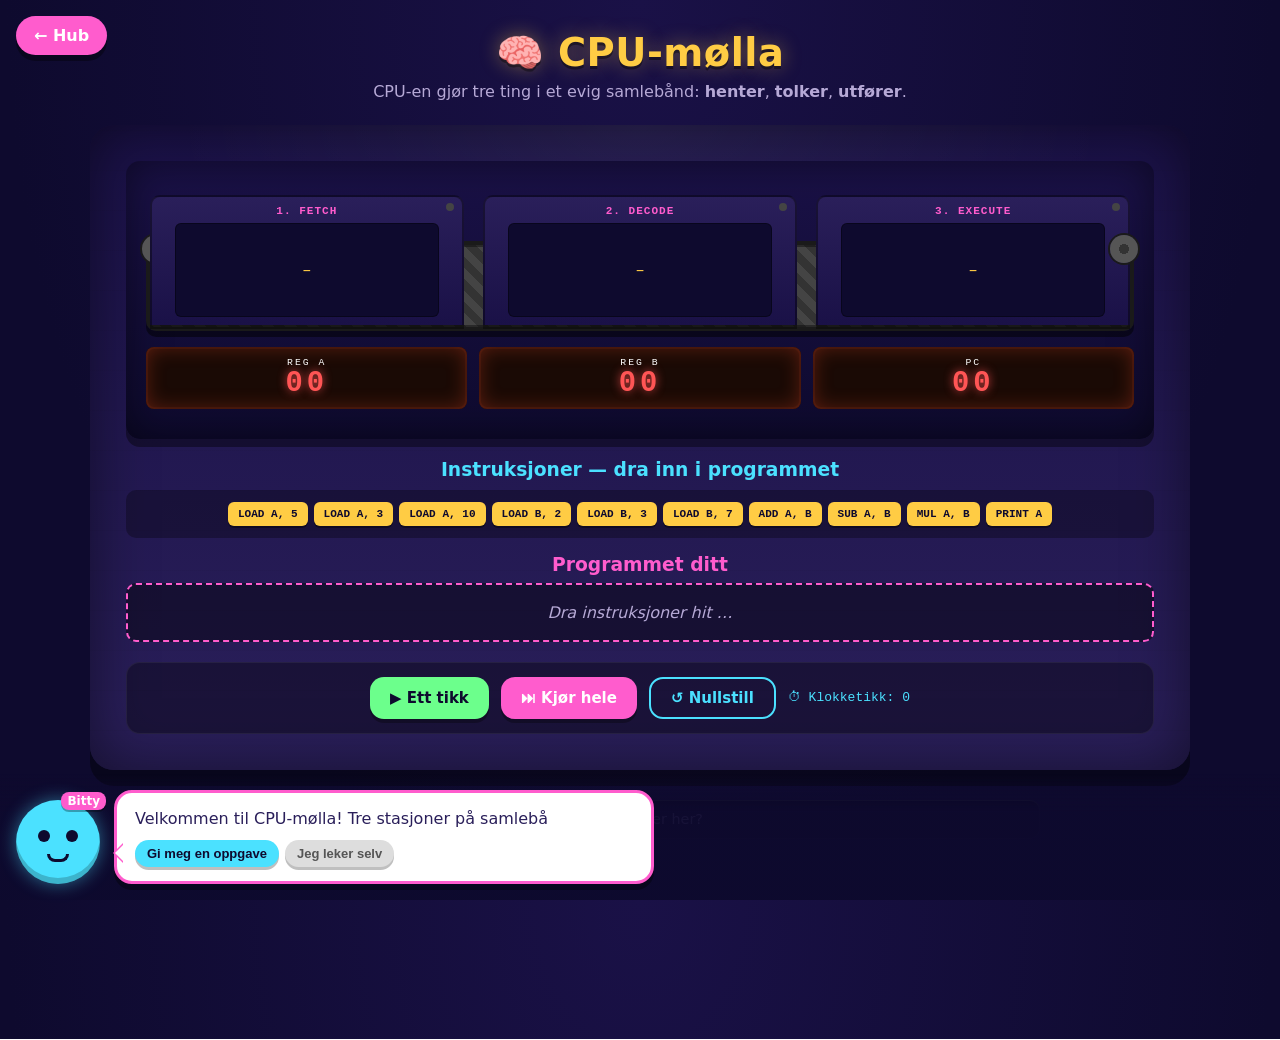
<file: rom-cpu.html>
<!DOCTYPE html>
<html lang="no">
<head>
    <meta charset="UTF-8">
    <meta name="viewport" content="width=device-width, initial-scale=1.0">
    <title>CPU-mølla</title>
    <link rel="icon" href="favicon.svg" type="image/svg+xml">
    <link rel="stylesheet" href="style.css">
</head>
<body>
    <a href="index.html" class="back-btn">← Hub</a>

    <div class="scene">
        <div class="scene-title">
            <h1>🧠 CPU-mølla</h1>
            <p>CPU-en gjør tre ting i et evig samlebånd: <strong>henter</strong>, <strong>tolker</strong>, <strong>utfører</strong>.</p>
        </div>

        <div class="chamber">
            <div class="assembly-line">
                <div class="belt">
                    <div class="station" data-stage="fetch" id="st-fetch">
                        <h4>1. FETCH</h4>
                        <div class="indicator"></div>
                        <div class="holding-v2" id="stage-fetch">—</div>
                    </div>
                    <div class="station" data-stage="decode" id="st-decode">
                        <h4>2. DECODE</h4>
                        <div class="indicator"></div>
                        <div class="holding-v2" id="stage-decode">—</div>
                    </div>
                    <div class="station" data-stage="execute" id="st-execute">
                        <h4>3. EXECUTE</h4>
                        <div class="indicator"></div>
                        <div class="holding-v2" id="stage-execute">—</div>
                    </div>
                </div>

                <div class="registers-v2">
                    <div class="counter-reg"><div class="name">REG A</div><div class="digits" id="reg-A">00</div></div>
                    <div class="counter-reg"><div class="name">REG B</div><div class="digits" id="reg-B">00</div></div>
                    <div class="counter-reg"><div class="name">PC</div><div class="digits" id="reg-PC">00</div></div>
                </div>
            </div>

            <h3 style="color: var(--neon-cyan); margin: 20px 0 10px; text-align:center;">Instruksjoner — dra inn i programmet</h3>
            <div class="cpu-tray" id="tray"></div>

            <h3 style="color: var(--neon-pink); margin: 16px 0 8px; text-align:center;">Programmet ditt</h3>
            <div class="program-tape" id="program">
                <div class="empty-msg">Dra instruksjoner hit …</div>
            </div>

            <div class="controls">
                <button class="btn green" id="step-btn" onclick="step()">▶ Ett tikk</button>
                <button class="btn pink" id="run-btn" onclick="runProgram()">⏭ Kjør hele</button>
                <button class="btn outline" onclick="reset()">↺ Nullstill</button>
                <span style="color: var(--neon-cyan); font-family: monospace; align-self:center;" id="clock">⏱ Klokketikk: 0</span>
            </div>
        </div>

        <details class="info-toggle">
            <summary>📜 Hva skjer her?</summary>
            <div class="info-body">
                <p><strong>FETCH</strong> — henter neste instruksjon (PC peker på den).</p>
                <p><strong>DECODE</strong> — tolker hva instruksjonen betyr.</p>
                <p><strong>EXECUTE</strong> — gjør handlingen: et register endres, eller PC flyttes.</p>
                <p>Din PC kjører dette mønsteret <em>milliarder</em> av ganger i sekundet.</p>
            </div>
        </details>
    </div>

    <div class="bitty-bar">
        <div class="bitty"><div class="bitty-mouth"></div><div class="bitty-label">Bitty</div></div>
        <div class="bitty-bubble">
            <div class="bubble-text"></div>
            <div class="bitty-actions"></div>
        </div>
    </div>

    <script src="bitty.js"></script>
    <script src="progress.js"></script>
    <script>
        const INSTRUCTIONS = ['LOAD A, 5','LOAD A, 3','LOAD A, 10','LOAD B, 2','LOAD B, 3','LOAD B, 7','ADD A, B','SUB A, B','MUL A, B','PRINT A'];

        let dragging = null;
        let programLines = [];
        let registers = { A: 0, B: 0, PC: 0 };
        let pipelineState = { fetch: null, decode: null, execute: null };
        let cycle = 0;
        let printed = [];

        function makeInstr(text) {
            const d = document.createElement('div');
            d.className = 'cpu-instr';
            d.textContent = text;
            d.draggable = true;
            d.addEventListener('dragstart', () => { dragging = d; d.classList.add('dragging'); });
            d.addEventListener('dragend', () => { d.classList.remove('dragging'); dragging = null; });
            return d;
        }

        function buildTray() {
            const tray = document.getElementById('tray');
            tray.innerHTML = '';
            INSTRUCTIONS.forEach(t => tray.appendChild(makeInstr(t)));
        }

        const programEl = document.getElementById('program');
        programEl.addEventListener('dragover', e => { e.preventDefault(); programEl.classList.add('over'); });
        programEl.addEventListener('dragleave', () => programEl.classList.remove('over'));
        programEl.addEventListener('drop', e => {
            e.preventDefault();
            programEl.classList.remove('over');
            if (!dragging) return;
            programLines.push(dragging.textContent);
            renderProgram();
        });

        function renderProgram() {
            programEl.innerHTML = '';
            if (programLines.length === 0) {
                programEl.innerHTML = '<div class="empty-msg">Dra instruksjoner hit …</div>';
                return;
            }
            programLines.forEach((line, i) => {
                const d = document.createElement('div');
                d.className = 'tape-row';
                d.innerHTML =
                    `<span class="pcmark">${i === registers.PC ? '►' : ''}</span>` +
                    `<span>[${i}] ${line}</span>` +
                    `<span class="x" title="Fjern">✕</span>`;
                d.querySelector('.x').addEventListener('click', () => {
                    programLines.splice(i, 1);
                    if (registers.PC > programLines.length) registers.PC = programLines.length;
                    renderProgram();
                    updateRegs();
                });
                programEl.appendChild(d);
            });
        }

        function pad(n) { return String(n).padStart(2, '0'); }
        function updateRegs() {
            document.getElementById('reg-A').textContent = pad(registers.A);
            document.getElementById('reg-B').textContent = pad(registers.B);
            document.getElementById('reg-PC').textContent = pad(registers.PC);
        }

        function renderPipeline() {
            document.getElementById('stage-fetch').textContent   = pipelineState.fetch   || '—';
            document.getElementById('stage-decode').textContent  = pipelineState.decode  || '—';
            document.getElementById('stage-execute').textContent = pipelineState.execute || '—';
            document.getElementById('st-fetch').classList.toggle('active', !!pipelineState.fetch);
            document.getElementById('st-decode').classList.toggle('active', !!pipelineState.decode);
            document.getElementById('st-execute').classList.toggle('active', !!pipelineState.execute);
        }

        function executeOne(instr) {
            if (!instr) return;
            const m = instr.match(/^LOAD (\w), (\d+)/);
            if (m) { registers[m[1]] = parseInt(m[2]); return; }
            if (instr === 'ADD A, B') { registers.A += registers.B; return; }
            if (instr === 'SUB A, B') { registers.A -= registers.B; return; }
            if (instr === 'MUL A, B') { registers.A *= registers.B; return; }
            if (instr === 'PRINT A')  { printed.push(registers.A); flashPrint(registers.A); return; }
        }

        function flashPrint(val) { Bitty.say(`PRINT skriver ut: <strong style="font-size:1.5em">${val}</strong>`); }

        function step() {
            if (programLines.length === 0) {
                Bitty.say('Bygg et program først!');
                return;
            }
            if (pipelineState.execute) executeOne(pipelineState.execute);
            pipelineState.execute = pipelineState.decode;
            pipelineState.decode  = pipelineState.fetch;
            pipelineState.fetch   = programLines[registers.PC] || null;
            if (pipelineState.fetch) registers.PC++;
            cycle++;
            document.getElementById('clock').textContent = `⏱ Klokketikk: ${cycle}`;
            renderPipeline();
            renderProgram();
            updateRegs();
            checkGoal();
        }

        async function runProgram() {
            if (programLines.length === 0) { Bitty.say('Bygg et program først!'); return; }
            document.getElementById('run-btn').disabled = true;
            document.getElementById('step-btn').disabled = true;
            const totalSteps = programLines.length + 3;
            for (let i = 0; i < totalSteps; i++) {
                step();
                await new Promise(r => setTimeout(r, 600));
            }
            document.getElementById('run-btn').disabled = false;
            document.getElementById('step-btn').disabled = false;
        }

        function reset() {
            programLines = [];
            registers = { A: 0, B: 0, PC: 0 };
            pipelineState = { fetch: null, decode: null, execute: null };
            cycle = 0; printed = [];
            document.getElementById('clock').textContent = '⏱ Klokketikk: 0';
            renderProgram(); renderPipeline(); updateRegs();
        }

        let goal = null;
        function setGoal() {
            goal = 8;
            Bitty.say(`Oppgave: lag et program som beregner <strong>5 + 3</strong> og skriver ut svaret. Bruk <code>LOAD A, 5</code>, <code>LOAD B, 3</code>, <code>ADD A, B</code>, <code>PRINT A</code>.`);
        }

        function checkGoal() {
            if (goal !== null && printed.includes(goal)) {
                if (Progress.give('cpu', 0)) {
                    Bitty.say(
                        `<strong>${goal}</strong> ut! ⭐ Akkurat slik fungerer ekte CPU-er — bare millioner av ganger raskere.`,
                        { actions: [
                            { label: 'Tilbake til hubben', callback: () => location.href = 'index.html' },
                            { label: 'Lek videre', muted: true, callback: () => Bitty.say('Prøv 7 × 2, eller lag et program som ender på 0.') }
                        ]}
                    );
                    goal = null;
                }
            }
        }

        buildTray(); renderProgram(); renderPipeline(); updateRegs();

        setTimeout(() => {
            Bitty.say(
                `Velkommen til CPU-mølla! Tre stasjoner på samlebåndet. Bygg et lite program og se det rulle gjennom.`,
                { actions: [
                    { label: 'Gi meg en oppgave', callback: setGoal },
                    { label: 'Jeg leker selv', muted: true, callback: () => Bitty.say('Prøv: LOAD A, 10 + LOAD B, 2 + MUL A, B + PRINT A.') }
                ]}
            );
        }, 400);
    </script>
</body>
</html>
</file>
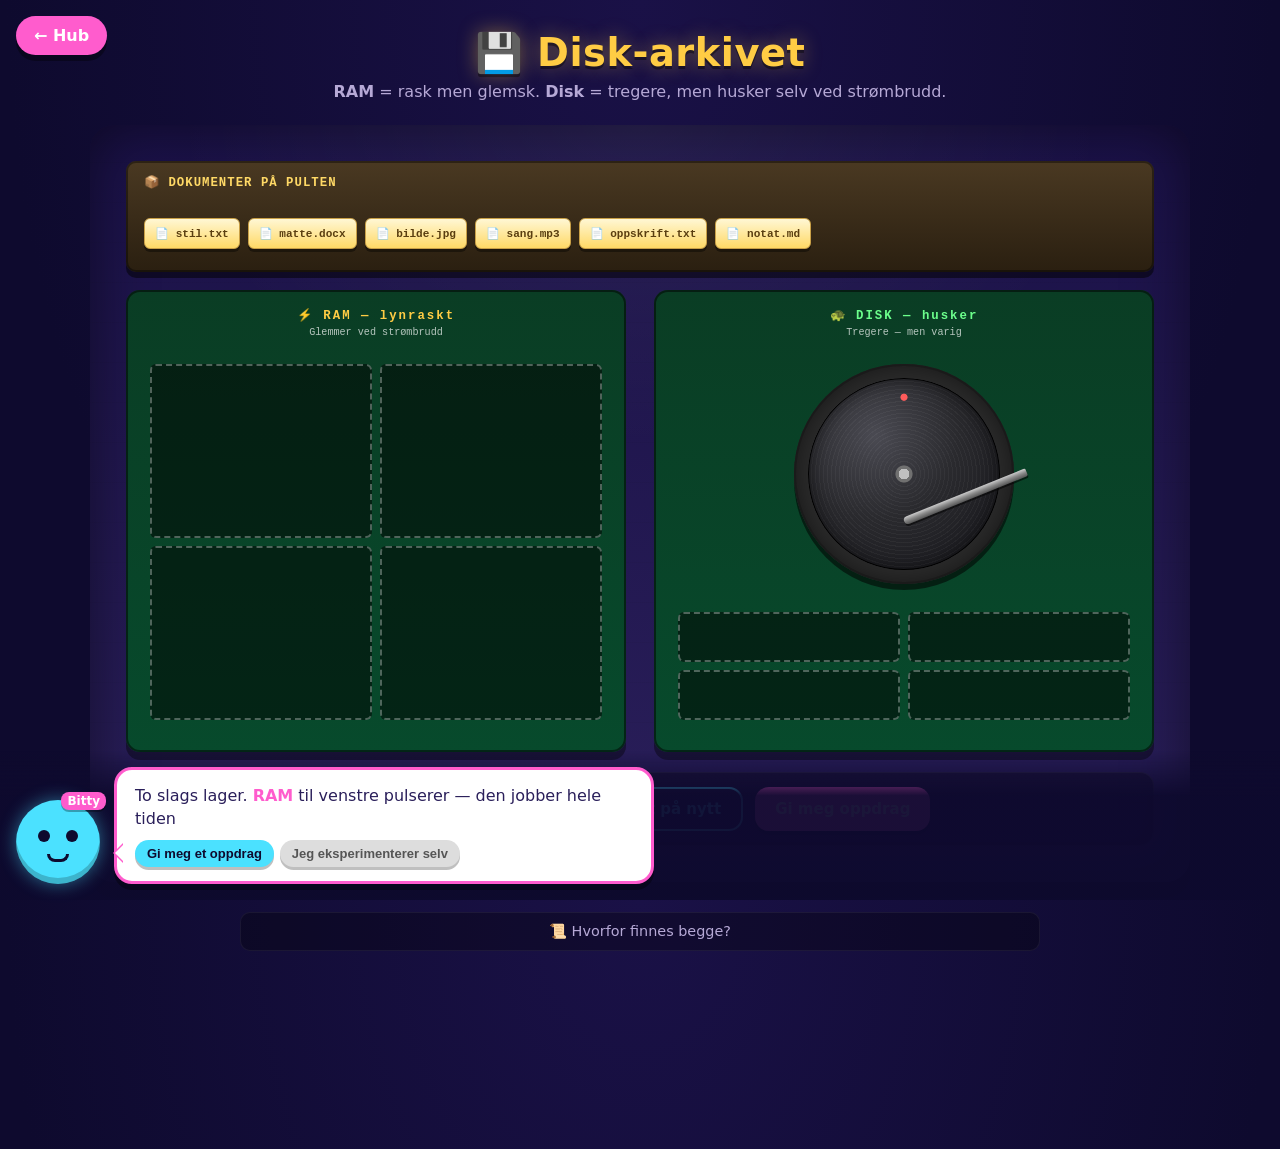
<file: rom-disk.html>
<!DOCTYPE html>
<html lang="no">
<head>
    <meta charset="UTF-8">
    <meta name="viewport" content="width=device-width, initial-scale=1.0">
    <title>Disk-arkivet</title>
    <link rel="icon" href="favicon.svg" type="image/svg+xml">
    <link rel="stylesheet" href="style.css">
</head>
<body>
    <a href="index.html" class="back-btn">← Hub</a>

    <div class="scene">
        <div class="scene-title">
            <h1>💾 Disk-arkivet</h1>
            <p><strong>RAM</strong> = rask men glemsk. <strong>Disk</strong> = tregere, men husker selv ved strømbrudd.</p>
        </div>

        <div class="chamber">
            <div class="lending-desk" style="margin-top:0;">
                <h3>📦 DOKUMENTER PÅ PULTEN</h3>
                <div class="tray" id="docs"></div>
            </div>

            <div class="disk-stage" style="margin-top:18px;">
                <div class="storage-bay ram-bay">
                    <h3 style="color: var(--neon-amber);">⚡ RAM — lynraskt</h3>
                    <div class="descriptor">Glemmer ved strømbrudd</div>
                    <div class="chips" id="ram-slots"></div>
                </div>
                <div class="storage-bay" style="position:relative;">
                    <h3 style="color: var(--neon-green);">🐢 DISK — husker</h3>
                    <div class="descriptor">Tregere — men varig</div>
                    <div class="platter-stack" id="platter"></div>
                    <div class="chips" id="disk-slots"></div>
                </div>
            </div>

            <div class="controls">
                <button class="power-switch" onclick="powerOff()">⚡ Skru av strøm</button>
                <button class="btn outline" onclick="resetAll()">Start på nytt</button>
                <button class="btn pink" onclick="startChallenge()">Gi meg oppdrag</button>
            </div>
        </div>

        <details class="info-toggle">
            <summary>📜 Hvorfor finnes begge?</summary>
            <div class="info-body">
                <p>RAM ligger fysisk nærmere CPU-en og kan svare på nanosekunder. Disk er lengre unna, mye tregere — men har plass til 1000× mer data.</p>
                <p>Når du «lagrer» et dokument, sender maskinen kopien fra RAM til disken. Når du åpner det igjen, kommer det tilbake til RAM.</p>
            </div>
        </details>
    </div>

    <div class="bitty-bar">
        <div class="bitty"><div class="bitty-mouth"></div><div class="bitty-label">Bitty</div></div>
        <div class="bitty-bubble">
            <div class="bubble-text"></div>
            <div class="bitty-actions"></div>
        </div>
    </div>

    <script src="bitty.js"></script>
    <script src="progress.js"></script>
    <script>
        const documents = ['stil.txt', 'matte.docx', 'bilde.jpg', 'sang.mp3', 'oppskrift.txt', 'notat.md'];
        let dragging = null;
        let challengeStarted = false;
        let savedDuringChallenge = false;

        function makeDoc(name) {
            const d = document.createElement('div');
            d.className = 'value-card-v2';
            d.textContent = '📄 ' + name;
            d.draggable = true;
            d.addEventListener('dragstart', () => { dragging = d; d.classList.add('dragging'); });
            d.addEventListener('dragend', () => { d.classList.remove('dragging'); dragging = null; });
            return d;
        }

        function makeSlots(parent, n, isDisk) {
            for (let i = 0; i < n; i++) {
                const s = document.createElement('div');
                s.className = 'slot-v2';
                s.dataset.disk = isDisk ? 'true' : 'false';
                s.addEventListener('dragover', e => { e.preventDefault(); s.classList.add('over'); });
                s.addEventListener('dragleave', () => s.classList.remove('over'));
                s.addEventListener('drop', e => {
                    e.preventDefault();
                    s.classList.remove('over');
                    if (!dragging) return;
                    if (isDisk) {
                        const platter = document.getElementById('platter');
                        platter.classList.add('busy');
                        const frozen = dragging;
                        dragging = null;
                        setTimeout(() => {
                            const old = s.querySelector('.value-card-v2');
                            if (old && old !== frozen) document.getElementById('docs').appendChild(old);
                            s.appendChild(frozen);
                            platter.classList.remove('busy');
                            if (challengeStarted) savedDuringChallenge = true;
                        }, 900);
                    } else {
                        const old = s.querySelector('.value-card-v2');
                        if (old && old !== dragging) document.getElementById('docs').appendChild(old);
                        s.appendChild(dragging);
                    }
                });
                parent.appendChild(s);
            }
        }

        function build() {
            document.getElementById('ram-slots').innerHTML = '';
            document.getElementById('disk-slots').innerHTML = '';
            makeSlots(document.getElementById('ram-slots'), 4, false);
            makeSlots(document.getElementById('disk-slots'), 4, true);

            const tray = document.getElementById('docs');
            tray.innerHTML = '';
            documents.forEach(d => tray.appendChild(makeDoc(d)));
            tray.addEventListener('dragover', e => e.preventDefault());
            tray.addEventListener('drop', e => {
                e.preventDefault();
                if (dragging) tray.appendChild(dragging);
            });
        }

        function powerOff() {
            const ramDocs = document.querySelectorAll('#ram-slots .value-card-v2');
            if (ramDocs.length === 0) {
                Bitty.say('Det er ingen dokumenter i RAM ennå. Dra noe inn i RAM først, så skru av.');
                return;
            }
            ramDocs.forEach(d => {
                d.style.transition = 'opacity 0.6s, transform 0.6s';
                d.style.opacity = 0;
                d.style.transform = 'translateY(20px) rotate(8deg)';
            });
            setTimeout(() => {
                const tray = document.getElementById('docs');
                ramDocs.forEach(d => { d.remove(); tray.appendChild(makeDoc(d.textContent.replace('📄 ',''))); });

                const diskDocs = document.querySelectorAll('#disk-slots .value-card-v2');
                if (diskDocs.length > 0) {
                    Bitty.say(`Se! RAM tømte seg helt — men <strong>disken har fortsatt alt</strong>. Det er hele forskjellen.`);
                    if (challengeStarted && savedDuringChallenge) winChallenge();
                } else {
                    Bitty.say(`RAM tømte seg — og disken hadde ingenting. Alt er borte. Prøv å dra noe til disken først.`);
                }
            }, 700);
        }

        function resetAll() { build(); }

        function startChallenge() {
            challengeStarted = true;
            savedDuringChallenge = false;
            Bitty.say(`Oppdrag: dra et dokument til <strong>RAM</strong>, så til <strong>disk</strong> (se HDD-platen spinne raskere når du lagrer!). Deretter trykk «Skru av strøm».`);
        }

        function winChallenge() {
            challengeStarted = false;
            if (Progress.give('disk', 0)) {
                Bitty.say(
                    `<strong>Du fikk det!</strong> ⭐ Disk = treg men evig. RAM = rask men glemsk.`,
                    { actions: [{ label: 'Tilbake til hubben', callback: () => location.href = 'index.html' }] }
                );
            } else {
                Bitty.say('Du har gjort dette før — men det er like fascinerende hver gang.');
            }
        }

        build();

        setTimeout(() => {
            Bitty.say(
                `To slags lager. <strong>RAM</strong> til venstre pulserer — den jobber hele tiden. <strong>Disk</strong> til høyre har en spinning plate. Dra et dokument til hver — se forskjellen!`,
                { actions: [
                    { label: 'Gi meg et oppdrag', callback: startChallenge },
                    { label: 'Jeg eksperimenterer selv', muted: true, callback: () => Bitty.say('Bra! Legg merke til at disken bruker tid på å lagre — RAM er øyeblikkelig.') }
                ]}
            );
        }, 400);
    </script>
</body>
</html>
</file>
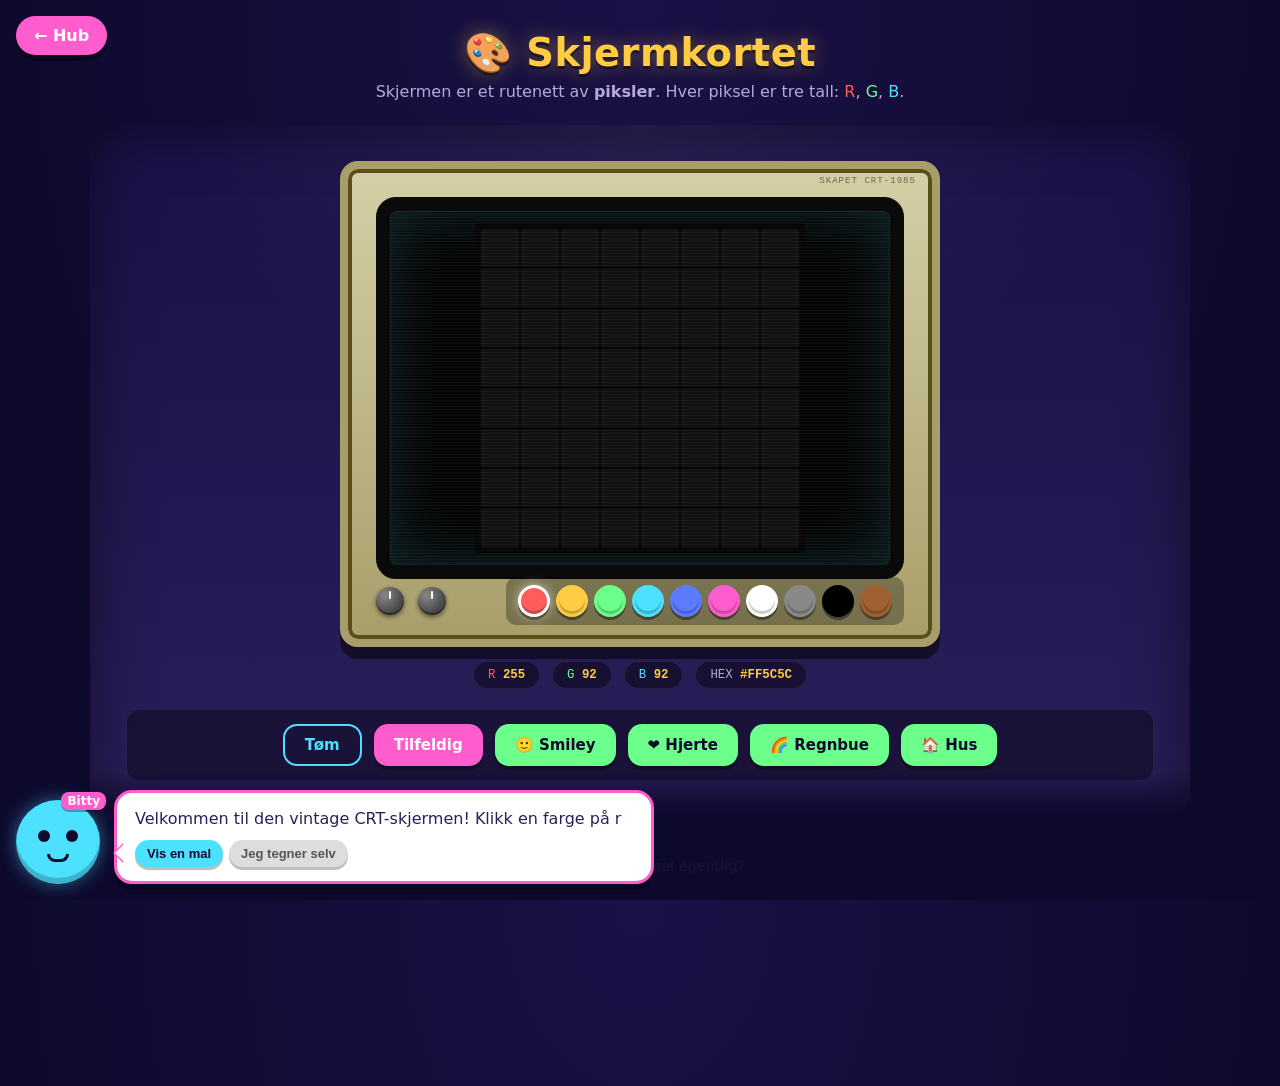
<file: rom-gpu.html>
<!DOCTYPE html>
<html lang="no">
<head>
    <meta charset="UTF-8">
    <meta name="viewport" content="width=device-width, initial-scale=1.0">
    <title>Skjermkortet</title>
    <link rel="icon" href="favicon.svg" type="image/svg+xml">
    <link rel="stylesheet" href="style.css">
    <style>
        .pixel { width: 38px; height: 38px; cursor: pointer; }
        .pixel:hover { outline: 2px solid white; outline-offset: -2px; }
        .pixel-grid { background: #050505; padding: 6px; border-radius: 4px; }
    </style>
</head>
<body>
    <a href="index.html" class="back-btn">← Hub</a>

    <div class="scene">
        <div class="scene-title">
            <h1>🎨 Skjermkortet</h1>
            <p>Skjermen er et rutenett av <strong>piksler</strong>. Hver piksel er tre tall: <span style="color:#ff5c5c;">R</span>, <span style="color:var(--neon-green);">G</span>, <span style="color:var(--neon-cyan);">B</span>.</p>
        </div>

        <div class="chamber">
            <div class="crt-monitor">
                <div class="crt-screen">
                    <div class="pixel-grid" id="grid" style="grid-template-columns: repeat(8, 1fr);"></div>
                </div>
                <div class="crt-controls">
                    <div class="knob-row">
                        <div class="knob" title="Bryter"></div>
                        <div class="knob" title="Volum"></div>
                    </div>
                    <div class="color-knobs" id="palette"></div>
                </div>
            </div>

            <div class="status-strip">
                <div class="pill"><span style="color:#ff5c5c;">R</span> <span class="v" id="r-val">0</span></div>
                <div class="pill"><span style="color:var(--neon-green);">G</span> <span class="v" id="g-val">0</span></div>
                <div class="pill"><span style="color:var(--neon-cyan);">B</span> <span class="v" id="b-val">0</span></div>
                <div class="pill">HEX <span class="v" id="hex-val">#000000</span></div>
            </div>

            <div class="controls">
                <button class="btn outline" onclick="clearGrid()">Tøm</button>
                <button class="btn pink" onclick="randomGrid()">Tilfeldig</button>
                <button class="btn green" onclick="loadTemplate('smiley')">🙂 Smiley</button>
                <button class="btn green" onclick="loadTemplate('hjerte')">❤️ Hjerte</button>
                <button class="btn green" onclick="loadTemplate('regnbue')">🌈 Regnbue</button>
                <button class="btn green" onclick="loadTemplate('hus')">🏠 Hus</button>
            </div>
        </div>

        <details class="info-toggle">
            <summary>📜 Hva er en piksel egentlig?</summary>
            <div class="info-body">
                <p>En piksel er <strong>3 tall</strong> — hver mellom 0 og 255. 8 + 8 + 8 = <strong>24 bits</strong> per piksel.</p>
                <p>En vanlig skjerm har millioner av piksler. GPU-en regner ut alle 60 ganger i sekundet — mens du spiller, skroller, ser video.</p>
            </div>
        </details>
    </div>

    <div class="bitty-bar">
        <div class="bitty"><div class="bitty-mouth"></div><div class="bitty-label">Bitty</div></div>
        <div class="bitty-bubble">
            <div class="bubble-text"></div>
            <div class="bitty-actions"></div>
        </div>
    </div>

    <script src="bitty.js"></script>
    <script src="progress.js"></script>
    <script>
        const SIZE = 8;
        let grid = Array(SIZE * SIZE).fill('#111111');
        let activeColor = '#ff5c5c';

        const PALETTE = ['#ff5c5c','#ffcc44','#6cff8c','#4be1ff','#5c7cff','#ff5ccd','#ffffff','#888888','#000000','#a06030'];

        function buildPalette() {
            const el = document.getElementById('palette');
            el.innerHTML = '';
            PALETTE.forEach(c => {
                const sw = document.createElement('div');
                sw.className = 'color-knob' + (c === activeColor ? ' active' : '');
                sw.style.background = c;
                sw.addEventListener('click', () => {
                    activeColor = c;
                    [...el.children].forEach(x => x.classList.remove('active'));
                    sw.classList.add('active');
                    updateRGBReadout();
                });
                el.appendChild(sw);
            });
        }

        function buildGrid() {
            const el = document.getElementById('grid');
            el.innerHTML = '';
            for (let i = 0; i < SIZE * SIZE; i++) {
                const px = document.createElement('div');
                px.className = 'pixel';
                px.style.background = grid[i];
                px.addEventListener('click', () => {
                    grid[i] = activeColor;
                    px.style.background = activeColor;
                    checkChallenges();
                });
                el.appendChild(px);
            }
        }

        function updateRGBReadout() {
            const c = activeColor.replace('#', '');
            const r = parseInt(c.substring(0, 2), 16);
            const g = parseInt(c.substring(2, 4), 16);
            const b = parseInt(c.substring(4, 6), 16);
            document.getElementById('r-val').textContent = r;
            document.getElementById('g-val').textContent = g;
            document.getElementById('b-val').textContent = b;
            document.getElementById('hex-val').textContent = activeColor.toUpperCase();
        }

        function clearGrid() { grid = grid.map(_ => '#111111'); buildGrid(); }
        function randomGrid() {
            grid = grid.map(_ => PALETTE[Math.floor(Math.random() * PALETTE.length)]);
            buildGrid(); checkChallenges();
        }

        const TEMPLATES = {
            hjerte: ['..RR.RR.','.RRRRRRR','.RRRRRRR','..RRRRR.','...RRR..','....R...','........','........'],
            smiley: ['..YYYY..','.YYYYYY.','YY.YY.YY','YYYYYYYY','YY.YY.YY','Y.YYYY.Y','.YYYYYY.','..YYYY..'],
            regnbue:['RRRRRRRR','OOOOOOOO','YYYYYYYY','GGGGGGGG','BBBBBBBB','PPPPPPPP','........','........'],
            hus:    ['...RR...','..RRRR..','.RRRRRR.','RRRRRRRR','YYYYYYYY','YYBBYYYY','YYBBYYYY','YYYYYYYY']
        };
        const COLORMAP = { R:'#ff5c5c', O:'#ff9933', Y:'#ffcc44', G:'#6cff8c', B:'#4be1ff', P:'#ff5ccd', '.':'#111111' };

        function loadTemplate(name) {
            const t = TEMPLATES[name];
            if (!t) return;
            grid = [];
            t.forEach(row => row.split('').forEach(ch => grid.push(COLORMAP[ch] || '#111')));
            buildGrid(); checkChallenges();
        }

        function countLitPixels() { return grid.filter(c => c !== '#111111').length; }
        function checkChallenges() {
            if (!Progress.has('gpu') && countLitPixels() >= 12) {
                if (Progress.give('gpu', 0)) {
                    Bitty.say(
                        `<strong>Du tegner!</strong> ⭐ Hver klikk sender tre tall (R, G, B) til skjermkortet, som tegner pikselen.`,
                        { actions: [
                            { label: 'Tilbake til hubben', callback: () => location.href = 'index.html' },
                            { label: 'Tegn ferdig', muted: true, callback: () => Bitty.say('Bruk en mal hvis du sliter med å lage noe ditt eget!') }
                        ]}
                    );
                }
            }
        }

        buildPalette(); buildGrid(); updateRGBReadout();

        setTimeout(() => {
            Bitty.say(
                `Velkommen til den vintage CRT-skjermen! Klikk en farge på rattene, deretter en piksel. Stjerne når du har malt minst 12.`,
                { actions: [
                    { label: 'Vis en mal', callback: () => loadTemplate('smiley') },
                    { label: 'Jeg tegner selv', muted: true, callback: () => Bitty.say('Tegn det du har lyst på!') }
                ]}
            );
        }, 400);
    </script>
</body>
</html>
</file>
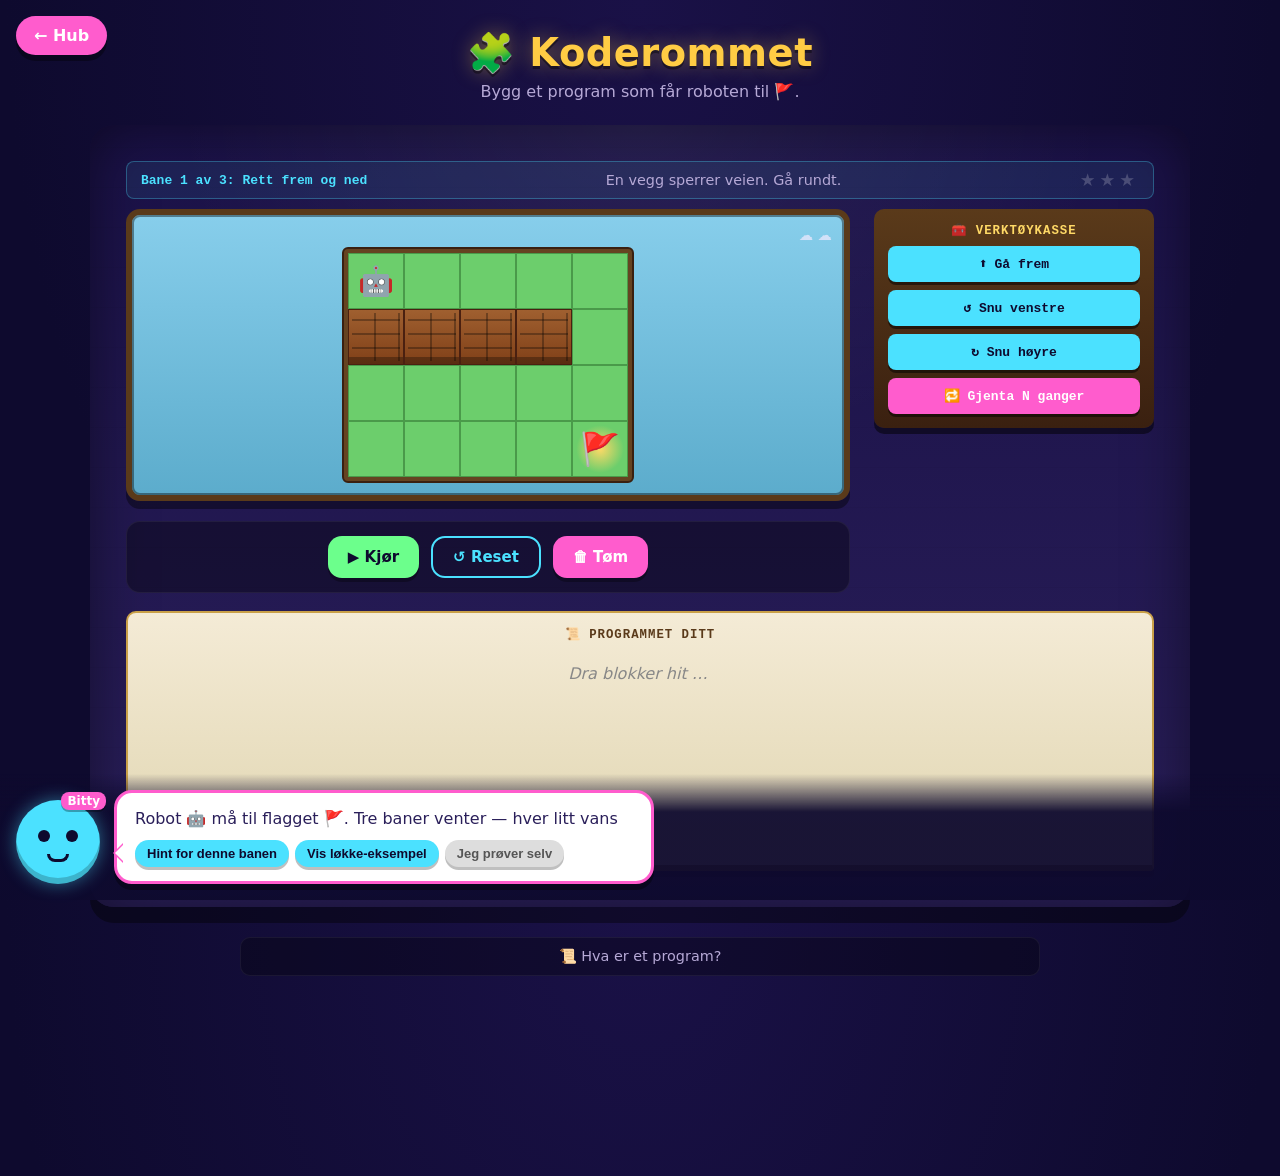
<file: rom-kode.html>
<!DOCTYPE html>
<html lang="no">
<head>
    <meta charset="UTF-8">
    <meta name="viewport" content="width=device-width, initial-scale=1.0">
    <title>Koderommet</title>
    <link rel="icon" href="favicon.svg" type="image/svg+xml">
    <link rel="stylesheet" href="style.css">
    <style>
        .code-stage-2 {
            display: grid;
            grid-template-columns: minmax(320px, 1fr) 280px;
            gap: 24px;
            align-items: start;
        }
        @media (max-width: 720px) { .code-stage-2 { grid-template-columns: 1fr; } }

        .pgm-area {
            margin-top: 18px;
        }
        .pgm-area .scroll-bg {
            min-height: 260px;
        }
        .pgm-area .pgm-list {
            max-height: 70vh;
            min-height: 200px;
        }

        .level-bar {
            display: flex;
            justify-content: space-between;
            align-items: center;
            gap: 12px;
            margin-bottom: 10px;
            padding: 8px 14px;
            background: rgba(75,225,255,0.08);
            border: 1px solid rgba(75,225,255,0.3);
            border-radius: 8px;
        }
        .level-bar .lvl-title { color: var(--neon-cyan); font-family: monospace; font-weight: bold; }
        .level-bar .lvl-stars { letter-spacing: 4px; font-size: 1.1em; }
        .level-bar .lvl-stars .s-on  { color: #ffd966; }
        .level-bar .lvl-stars .s-off { color: rgba(255,255,255,0.2); }
    </style>
</head>
<body>
    <a href="index.html" class="back-btn">← Hub</a>

    <div class="scene">
        <div class="scene-title">
            <h1>🧩 Koderommet</h1>
            <p>Bygg et program som får roboten til 🚩.</p>
        </div>

        <div class="chamber">
            <div class="level-bar">
                <span class="lvl-title" id="lvl-title">Bane 1 av 3</span>
                <span class="lvl-desc" id="lvl-desc" style="color: var(--ink-soft); font-size: 0.9em;"></span>
                <span class="lvl-stars" id="lvl-stars"></span>
            </div>

            <div class="code-stage-2">
                <div>
                    <div class="world-frame">
                        <div class="world-grid" id="grid"></div>
                    </div>
                    <div class="controls">
                        <button class="btn green" onclick="runProgram()">▶ Kjør</button>
                        <button class="btn outline" onclick="resetWorld()">↺ Reset</button>
                        <button class="btn pink" onclick="clearProgram()">🗑 Tøm</button>
                    </div>
                </div>

                <div>
                    <div class="toolbox">
                        <h3>🧰 VERKTØYKASSE</h3>
                        <div class="tools">
                            <div class="block-v2 act" draggable="true" data-type="forward">⬆ Gå frem</div>
                            <div class="block-v2 act" draggable="true" data-type="left">↺ Snu venstre</div>
                            <div class="block-v2 act" draggable="true" data-type="right">↻ Snu høyre</div>
                            <div class="block-v2 loop" draggable="true" data-type="repeat">🔁 Gjenta N ganger</div>
                        </div>
                    </div>
                </div>
            </div>

            <div class="pgm-area">
                <div class="scroll-bg">
                    <h3>📜 PROGRAMMET DITT</h3>
                    <div class="pgm-list" id="program"></div>
                </div>
            </div>
        </div>

        <details class="info-toggle">
            <summary>📜 Hva er et program?</summary>
            <div class="info-body">
                <p>Et program er en oppskrift datamaskinen følger steg for steg:</p>
                <ul style="margin-left: 20px; line-height: 1.7;">
                    <li><strong>Handlinger</strong> — gjør én ting</li>
                    <li><strong>Løkker</strong> — gjenta noe N ganger</li>
                    <li><strong>Beslutninger</strong> — hvis X, gjør Y</li>
                </ul>
                <p>Når du skriver Python eller JavaScript senere er det samme idé — bare med ord.</p>
            </div>
        </details>
    </div>

    <div class="bitty-bar">
        <div class="bitty"><div class="bitty-mouth"></div><div class="bitty-label">Bitty</div></div>
        <div class="bitty-bubble">
            <div class="bubble-text"></div>
            <div class="bitty-actions"></div>
        </div>
    </div>

    <script src="bitty.js"></script>
    <script src="progress.js"></script>
    <script>
        // Tre baner — gradvis vanskeligere. Roboten starter alltid mot høyre.
        const LEVELS = [
            {
                name: 'Rett frem og ned',
                desc: 'En vegg sperrer veien. Gå rundt.',
                cols: 5, rows: 4,
                world: [
                    [0,0,0,0,0],
                    [1,1,1,1,0],
                    [0,0,0,0,0],
                    [0,0,0,0,'G'],
                ],
                start: { x: 0, y: 0, dir: 0 },
                hint: 'Gå frem 4, snu høyre, gå frem 3.'
            },
            {
                name: 'Sikksakk',
                desc: 'To vegger — du må svinge to ganger.',
                cols: 6, rows: 5,
                world: [
                    [0,0,0,1,0,0],
                    [0,1,0,1,0,0],
                    [0,1,0,0,0,0],
                    [0,1,1,1,1,0],
                    [0,0,0,0,0,'G'],
                ],
                start: { x: 0, y: 0, dir: 1 }, // peker nedover
                hint: 'Roboten ser nedover. Frem 4 (helt ned langs venstre kant), snu venstre (nå mot høyre), frem 5 → flagg.'
            },
            {
                name: 'Spiralen',
                desc: 'Bruk løkker — ellers blir programmet svært langt.',
                cols: 6, rows: 6,
                world: [
                    [0,0,0,0,0,0],
                    [0,1,1,1,1,0],
                    [0,1,0,0,1,0],
                    [0,1,0,'G',1,0],
                    [0,1,0,0,0,0],
                    [0,0,0,0,0,0],
                ],
                start: { x: 0, y: 0, dir: 0 },
                hint: 'Gå rundt utsiden først, så inn fra bunnen. Frem 5, høyre, frem 5, høyre, frem 3, høyre, frem 2, høyre, frem 1 — nå er du på flagget.'
            }
        ];

        let levelIdx = 0;
        let cur = LEVELS[0];
        let player = { ...cur.start };
        let program = [];
        let dragSource = null, dragData = null;
        let isRunning = false;

        function loadLevel(idx) {
            levelIdx = idx;
            cur = LEVELS[idx];
            player = { ...cur.start };
            program = [];
            renderLevelBar();
            buildGrid();
            render();
        }

        function renderLevelBar() {
            document.getElementById('lvl-title').textContent = `Bane ${levelIdx+1} av ${LEVELS.length}: ${cur.name}`;
            document.getElementById('lvl-desc').textContent = cur.desc;
            const stars = LEVELS.map((_, i) =>
                `<span class="${Progress.has('kode', i) ? 's-on' : 's-off'}">★</span>`
            ).join('');
            document.getElementById('lvl-stars').innerHTML = stars;
        }

        function buildGrid() {
            const g = document.getElementById('grid');
            g.style.gridTemplateColumns = `repeat(${cur.cols}, 56px)`;
            g.innerHTML = '';
            for (let y = 0; y < cur.rows; y++) {
                for (let x = 0; x < cur.cols; x++) {
                    const c = document.createElement('div');
                    c.className = 'world-tile';
                    c.dataset.x = x; c.dataset.y = y;
                    if (cur.world[y][x] === 1) c.classList.add('wall');
                    if (cur.world[y][x] === 'G') c.classList.add('goal');
                    g.appendChild(c);
                }
            }
            renderPlayer();
        }
        function renderPlayer() {
            document.querySelectorAll('.world-tile').forEach(t => {
                t.classList.remove('player', 'dir-0','dir-1','dir-2','dir-3');
            });
            const t = [...document.querySelectorAll('.world-tile')]
                .find(t => +t.dataset.x === player.x && +t.dataset.y === player.y);
            if (t) { t.classList.add('player'); t.classList.add('dir-' + player.dir); }
        }

        function moveForward() {
            const dx = [1, 0, -1, 0][player.dir];
            const dy = [0, 1, 0, -1][player.dir];
            const nx = player.x + dx, ny = player.y + dy;
            if (nx < 0 || ny < 0 || nx >= cur.cols || ny >= cur.rows) {
                Bitty.say('Roboten ville gått av kartet — handlingen ble hoppet over.'); return false;
            }
            if (cur.world[ny][nx] === 1) {
                Bitty.say('Det er en vegg foran! Roboten klarte ikke å gå frem.'); return false;
            }
            player.x = nx; player.y = ny; renderPlayer(); return true;
        }
        function turnLeft()  { player.dir = (player.dir + 3) % 4; renderPlayer(); }
        function turnRight() { player.dir = (player.dir + 1) % 4; renderPlayer(); }

        function makeBlock(type) {
            if (type === 'repeat') return { type: 'repeat', n: 3, body: [] };
            return { type };
        }

        function render() {
            const root = document.getElementById('program');
            root.innerHTML = '';
            program.forEach((b, i) => root.appendChild(renderBlock(b, program, i)));
        }

        function renderBlock(b, parentList, index) {
            const el = document.createElement('div');
            el.className = 'pgm-block-v2';
            if (b.type === 'forward')      el.innerHTML = `<span>⬆ Gå frem</span><span class="x-v2">✕</span>`;
            else if (b.type === 'left')    el.innerHTML = `<span>↺ Snu venstre</span><span class="x-v2">✕</span>`;
            else if (b.type === 'right')   el.innerHTML = `<span>↻ Snu høyre</span><span class="x-v2">✕</span>`;
            else if (b.type === 'repeat') {
                el.classList.add('loop');
                el.innerHTML = `
                    <div class="head">
                        <span>🔁 Gjenta <input type="number" min="1" max="20" class="loop-input-v2" value="${b.n}"> ganger:</span>
                        <span class="x-v2">✕</span>
                    </div>
                    <div class="body-v2" data-loop></div>
                `;
                const inp = el.querySelector('.loop-input-v2');
                inp.addEventListener('change', () => {
                    let v = parseInt(inp.value); if (isNaN(v) || v < 1) v = 1; if (v > 20) v = 20;
                    b.n = v; inp.value = v;
                });
                inp.addEventListener('click', e => e.stopPropagation());
                const bodyEl = el.querySelector('.body-v2');
                b.body.forEach((c, ci) => bodyEl.appendChild(renderBlock(c, b.body, ci)));
                bodyEl.addEventListener('dragover', e => { e.preventDefault(); e.stopPropagation(); bodyEl.classList.add('over'); });
                bodyEl.addEventListener('dragleave', () => bodyEl.classList.remove('over'));
                bodyEl.addEventListener('drop', e => {
                    e.preventDefault(); e.stopPropagation();
                    bodyEl.classList.remove('over');
                    handleDrop(b.body);
                });
            }
            el.querySelector('.x-v2')?.addEventListener('click', e => {
                e.stopPropagation();
                parentList.splice(index, 1); render();
            });
            return el;
        }

        document.querySelectorAll('.toolbox .block-v2').forEach(b => {
            b.addEventListener('dragstart', () => {
                dragSource = 'palette';
                dragData = { type: b.dataset.type };
            });
        });

        const programEl = document.getElementById('program');
        programEl.addEventListener('dragover', e => { e.preventDefault(); programEl.classList.add('over'); });
        programEl.addEventListener('dragleave', () => programEl.classList.remove('over'));
        programEl.addEventListener('drop', e => {
            e.preventDefault(); programEl.classList.remove('over');
            handleDrop(program);
        });

        function handleDrop(targetList) {
            if (dragSource === 'palette' && dragData) {
                targetList.push(makeBlock(dragData.type));
                render();
            }
            dragSource = null; dragData = null;
        }

        function clearProgram() { program = []; render(); }
        function resetWorld() { player = { ...cur.start }; renderPlayer(); }

        async function runProgram() {
            if (isRunning) return;
            isRunning = true;
            resetWorld();
            const steps = flatten(program);
            for (const step of steps) {
                if (step === 'forward') { if (!moveForward()) break; }
                else if (step === 'left')  turnLeft();
                else if (step === 'right') turnRight();
                await delay(380);
                if (cur.world[player.y][player.x] === 'G') {
                    onWin();
                    break;
                }
            }
            isRunning = false;
        }

        function onWin() {
            const newStar = Progress.give('kode', levelIdx);
            renderLevelBar();
            const isLast = levelIdx === LEVELS.length - 1;
            const allDone = LEVELS.every((_, i) => Progress.has('kode', i));

            const actions = [];
            if (!isLast) {
                actions.push({ label: 'Neste bane →', callback: () => { loadLevel(levelIdx + 1); Bitty.say(`<strong>Bane ${levelIdx+1}:</strong> ${cur.desc}`, { actions: [{ label: 'Hint', callback: () => Bitty.say(cur.hint) }, { label: 'Greit', muted: true, callback: () => {} }]}); } });
            }
            actions.push({ label: 'Tilbake til hubben', muted: !isLast, callback: () => location.href = 'index.html' });
            if (!allDone || !isLast) actions.push({ label: 'Prøv igjen', muted: true, callback: () => { resetWorld(); } });

            const msg = newStar
                ? (allDone
                    ? `<strong>Alle tre baner ferdig!</strong> ⭐⭐⭐ Du har sett hvordan instruksjoner og løkker kan løse problemer som ville krevd hundrevis av enkelt-trinn.`
                    : `<strong>Mål!</strong> ⭐ Bane ${levelIdx+1} er løst. ${isLast ? '' : 'Klar for neste?'}`)
                : `🎉 Mål igjen! Du har allerede stjernen for denne banen.`;
            setTimeout(() => Bitty.say(msg, { actions }), 500);
        }

        function flatten(blocks) {
            const out = [];
            blocks.forEach(b => {
                if (b.type === 'repeat') for (let i = 0; i < b.n; i++) out.push(...flatten(b.body));
                else out.push(b.type);
            });
            return out;
        }
        function delay(ms) { return new Promise(r => setTimeout(r, ms)); }

        loadLevel(0);

        setTimeout(() => {
            Bitty.say(
                `Robot 🤖 må til flagget 🚩. Tre baner venter — hver litt vanskeligere. Dra blokker fra verktøykassen ned i programmet og trykk «Kjør».`,
                { actions: [
                    { label: 'Hint for denne banen', callback: () => Bitty.say(cur.hint) },
                    { label: 'Vis løkke-eksempel', callback: () => Bitty.say(
                        `Sånn ser en løkke ut:<br>` +
                        `<code>🔁 Gjenta 4 → ⬆ Gå frem</code><br>` +
                        `Drar du «Gjenta» ned først, kan du dra «Gå frem» <em>inn i</em> den.`
                    ) },
                    { label: 'Jeg prøver selv', muted: true, callback: () => Bitty.say('«Høyre» er fra robotens ståsted, ikke ditt!') }
                ]}
            );
        }, 400);
    </script>
</body>
</html>
</file>
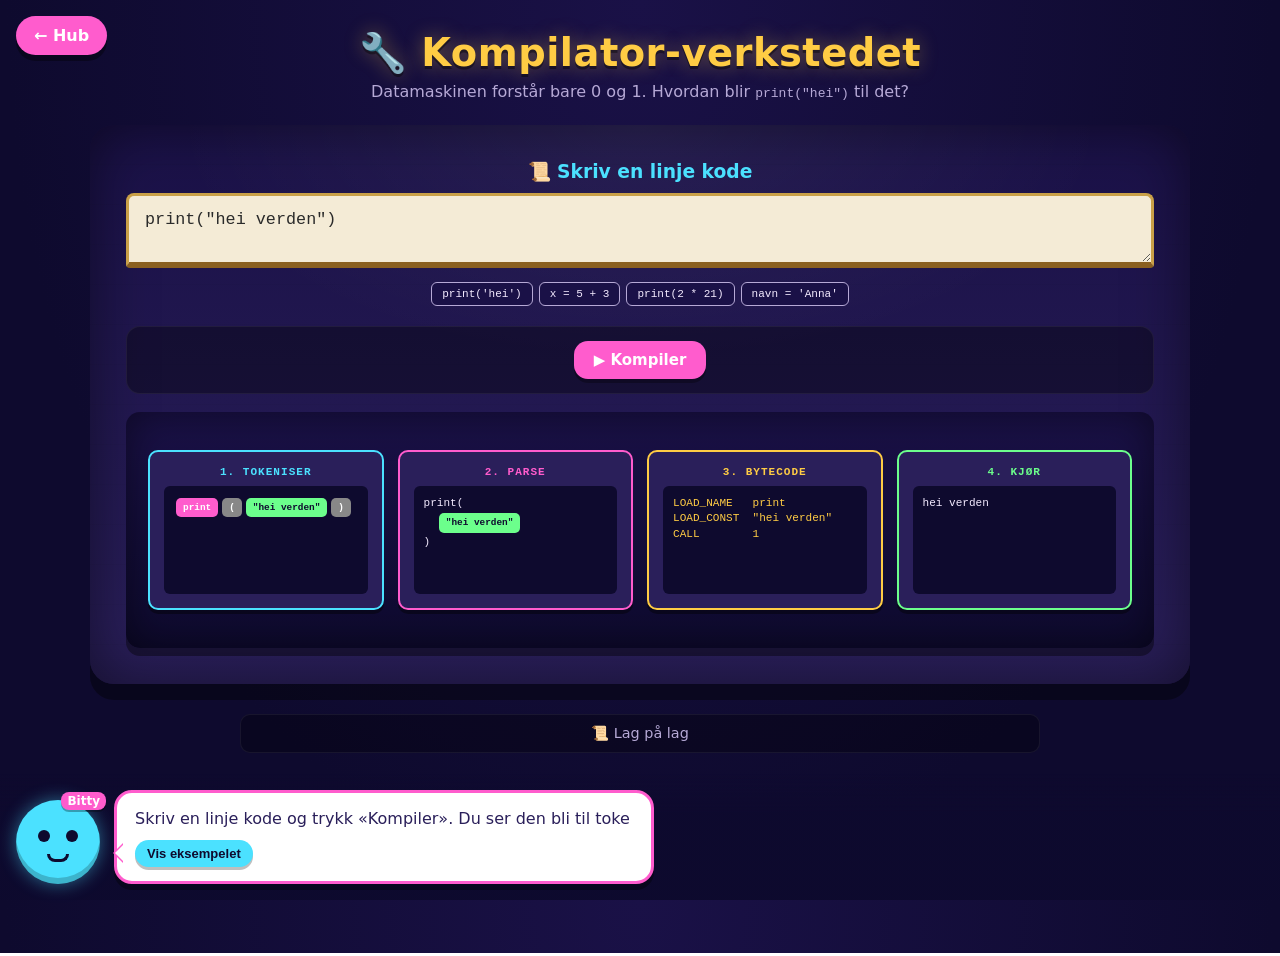
<file: rom-komp.html>
<!DOCTYPE html>
<html lang="no">
<head>
    <meta charset="UTF-8">
    <meta name="viewport" content="width=device-width, initial-scale=1.0">
    <title>Kompilator-verkstedet</title>
    <link rel="icon" href="favicon.svg" type="image/svg+xml">
    <link rel="stylesheet" href="style.css">
</head>
<body>
    <a href="index.html" class="back-btn">← Hub</a>

    <div class="scene">
        <div class="scene-title">
            <h1>🔧 Kompilator-verkstedet</h1>
            <p>Datamaskinen forstår bare 0 og 1. Hvordan blir <code>print("hei")</code> til det?</p>
        </div>

        <div class="chamber">
            <h3 style="color: var(--neon-cyan); margin-bottom:10px; text-align:center;">📜 Skriv en linje kode</h3>
            <textarea id="src" class="compile-input">print("hei verden")</textarea>

            <div class="preset-row">
                <button class="preset-c" onclick="setSrc(&quot;print('hei')&quot;)">print('hei')</button>
                <button class="preset-c" onclick="setSrc('x = 5 + 3')">x = 5 + 3</button>
                <button class="preset-c" onclick="setSrc('print(2 * 21)')">print(2 * 21)</button>
                <button class="preset-c" onclick="setSrc(&quot;navn = 'Anna'&quot;)">navn = 'Anna'</button>
            </div>

            <div class="controls">
                <button class="btn pink" onclick="compile()">▶ Kompiler</button>
            </div>

            <div class="compiler-line" style="margin-top:18px;">
                <div class="cmp-stations">
                    <div class="cmp-station s1">
                        <h4>1. TOKENISER</h4>
                        <div class="out-c" id="out-tokens">—</div>
                    </div>
                    <div class="cmp-station s2">
                        <h4>2. PARSE</h4>
                        <div class="out-c" id="out-tree">—</div>
                    </div>
                    <div class="cmp-station s3">
                        <h4>3. BYTECODE</h4>
                        <div class="out-c" id="out-bytes">—</div>
                    </div>
                    <div class="cmp-station s4">
                        <h4>4. KJØR</h4>
                        <div class="out-c" id="out-run">—</div>
                    </div>
                </div>
            </div>
        </div>

        <details class="info-toggle">
            <summary>📜 Lag på lag</summary>
            <div class="info-body">
                <ol style="margin-left: 20px; line-height: 1.7;">
                    <li><strong>Tokenisering</strong> — koden deles i ord: <code>print</code>, <code>(</code>, <code>"hei"</code>, <code>)</code>.</li>
                    <li><strong>Parsing</strong> — orden i ordene blir et tre.</li>
                    <li><strong>Bytecode</strong> — treet blir til små maskinordrer.</li>
                    <li><strong>Kjøring</strong> — tolken eller CPU-en utfører instruksjonene.</li>
                </ol>
                <p>Husk CPU-mølla? Bytecode-instruksjonene fra steg 3 er nettopp det <strong>tolken</strong> deler ut til CPU-en.</p>
            </div>
        </details>
    </div>

    <div class="bitty-bar">
        <div class="bitty"><div class="bitty-mouth"></div><div class="bitty-label">Bitty</div></div>
        <div class="bitty-bubble">
            <div class="bubble-text"></div>
            <div class="bitty-actions"></div>
        </div>
    </div>

    <script src="bitty.js"></script>
    <script src="progress.js"></script>
    <script>
        function setSrc(s) { document.getElementById('src').value = s; }
        let runs = 0;

        function tokenize(src) {
            const tokens = [];
            const re = /\s*(?:(\d+)|('[^']*'|"[^"]*")|([a-zA-Z_][a-zA-Z0-9_]*)|([+\-*\/=])|([(),]))/g;
            let m;
            while ((m = re.exec(src)) !== null) {
                if (m[1]) tokens.push({ kind: 'num', v: m[1] });
                else if (m[2]) tokens.push({ kind: 'str', v: m[2] });
                else if (m[3]) {
                    const KW = ['print', 'if', 'else', 'while', 'for', 'def', 'return'];
                    tokens.push({ kind: KW.includes(m[3]) ? 'kw' : 'id', v: m[3] });
                }
                else if (m[4]) tokens.push({ kind: 'op', v: m[4] });
                else if (m[5]) tokens.push({ kind: 'punct', v: m[5] });
            }
            return tokens;
        }

        function compile() {
            const src = document.getElementById('src').value;
            const tokens = tokenize(src);
            const tokensEl = document.getElementById('out-tokens');
            tokensEl.innerHTML = '';
            if (tokens.length === 0) { tokensEl.textContent = '(ingen tokens)'; return; }
            tokens.forEach(t => {
                const sp = document.createElement('span');
                sp.className = 'cmp-token ' + t.kind;
                sp.textContent = t.v;
                tokensEl.appendChild(sp);
            });

            const tree = parseLine(tokens);
            document.getElementById('out-tree').innerHTML = renderTree(tree);

            const bc = bytecodeFor(tree);
            document.getElementById('out-bytes').innerHTML = bc.map(b => `<div style="color: var(--neon-amber);">${b}</div>`).join('');

            const out = runTree(tree);
            document.getElementById('out-run').textContent = out;

            runs++;
            if (runs >= 3 && !Progress.has('komp')) {
                if (Progress.give('komp', 0)) {
                    setTimeout(() => Bitty.say(
                        `<strong>Tre programmer kompilert!</strong> ⭐ Nøyaktig dette gjør ekte Python — bare med tusenvis av regler.`,
                        { actions: [
                            { label: 'Tilbake til hubben', callback: () => location.href = 'index.html' },
                            { label: 'Prøv flere', muted: true, callback: () => Bitty.say('Skriv noe rart — se hva som skjer i tokenisering.') }
                        ]}
                    ), 400);
                }
            }
        }

        function parseLine(tokens) {
            if (tokens.length === 0) return null;
            if (tokens[0].kind === 'kw' && tokens[0].v === 'print') {
                if (tokens[1]?.v !== '(') return { kind: 'error', msg: 'Forventet ( etter print' };
                const inside = tokens.slice(2, -1);
                if (tokens[tokens.length - 1].v !== ')') return { kind: 'error', msg: 'Mangler )' };
                return { kind: 'print', arg: parseExpr(inside) };
            }
            if (tokens[0].kind === 'id' && tokens[1]?.v === '=') {
                return { kind: 'assign', name: tokens[0].v, value: parseExpr(tokens.slice(2)) };
            }
            return { kind: 'expr', e: parseExpr(tokens) };
        }
        function parseExpr(tokens) {
            if (tokens.length === 0) return { kind: 'empty' };
            if (tokens.length === 1) {
                const t = tokens[0];
                if (t.kind === 'num') return { kind: 'num', v: parseInt(t.v) };
                if (t.kind === 'str') return { kind: 'str', v: t.v.slice(1, -1) };
                if (t.kind === 'id')  return { kind: 'var', v: t.v };
            }
            let acc = parseExpr([tokens[0]]);
            let i = 1;
            while (i < tokens.length - 1) {
                const op = tokens[i];
                const right = parseExpr([tokens[i + 1]]);
                acc = { kind: 'op', op: op.v, l: acc, r: right };
                i += 2;
            }
            return acc;
        }
        function renderTree(t, depth = 0) {
            if (!t) return '(tomt)';
            const indent = '&nbsp;&nbsp;'.repeat(depth);
            if (t.kind === 'print')  return `${indent}print(<br>${renderTree(t.arg, depth+1)}<br>${indent})`;
            if (t.kind === 'assign') return `${indent}${t.name} = <br>${renderTree(t.value, depth+1)}`;
            if (t.kind === 'op')     return `${indent}(${t.op}<br>${renderTree(t.l, depth+1)}<br>${renderTree(t.r, depth+1)}<br>${indent})`;
            if (t.kind === 'num')    return `${indent}<span class="cmp-token num">${t.v}</span>`;
            if (t.kind === 'str')    return `${indent}<span class="cmp-token str">"${t.v}"</span>`;
            if (t.kind === 'var')    return `${indent}<span class="cmp-token id">${t.v}</span>`;
            if (t.kind === 'expr')   return renderTree(t.e, depth);
            if (t.kind === 'error')  return `<span style="color:var(--neon-red)">${t.msg}</span>`;
            return '(?)';
        }

        function bytecodeFor(t) {
            const out = [];
            function emit(node) {
                if (!node) return;
                if (node.kind === 'num')  out.push(`LOAD_CONST  ${node.v}`);
                else if (node.kind === 'str') out.push(`LOAD_CONST  "${node.v}"`);
                else if (node.kind === 'var') out.push(`LOAD_NAME   ${node.v}`);
                else if (node.kind === 'op')  { emit(node.l); emit(node.r); out.push(`BINARY_OP   ${node.op}`); }
                else if (node.kind === 'print') { out.push('LOAD_NAME   print'); emit(node.arg); out.push('CALL        1'); }
                else if (node.kind === 'assign') { emit(node.value); out.push(`STORE_NAME  ${node.name}`); }
                else if (node.kind === 'expr') emit(node.e);
            }
            emit(t);
            return out;
        }

        const env = {};
        function runTree(t) {
            try {
                if (!t) return '(ingenting)';
                if (t.kind === 'print') return String(evalExpr(t.arg));
                if (t.kind === 'assign') {
                    const v = evalExpr(t.value); env[t.name] = v;
                    return `${t.name} = ${JSON.stringify(v)}`;
                }
                if (t.kind === 'expr') return JSON.stringify(evalExpr(t.e));
                if (t.kind === 'error') return 'Feil: ' + t.msg;
            } catch (e) { return 'Feil: ' + e.message; }
            return '(?)';
        }
        function evalExpr(n) {
            if (!n) return '';
            if (n.kind === 'num') return n.v;
            if (n.kind === 'str') return n.v;
            if (n.kind === 'var') {
                if (!(n.v in env)) throw new Error(`Variabel ${n.v} ikke definert`);
                return env[n.v];
            }
            if (n.kind === 'op') {
                const a = evalExpr(n.l), b = evalExpr(n.r);
                switch (n.op) { case '+': return a + b; case '-': return a - b; case '*': return a * b; case '/': return a / b; }
            }
            if (n.kind === 'expr') return evalExpr(n.e);
            return null;
        }

        compile();

        setTimeout(() => {
            Bitty.say(
                `Skriv en linje kode og trykk «Kompiler». Du ser den bli til tokens, tre, bytecode, og til slutt utført. Prøv minst tre forskjellige for stjernen.`,
                { actions: [
                    { label: 'Vis eksempelet', callback: () => { setSrc("print('hei')"); compile(); } }
                ]}
            );
        }, 400);
    </script>
</body>
</html>
</file>
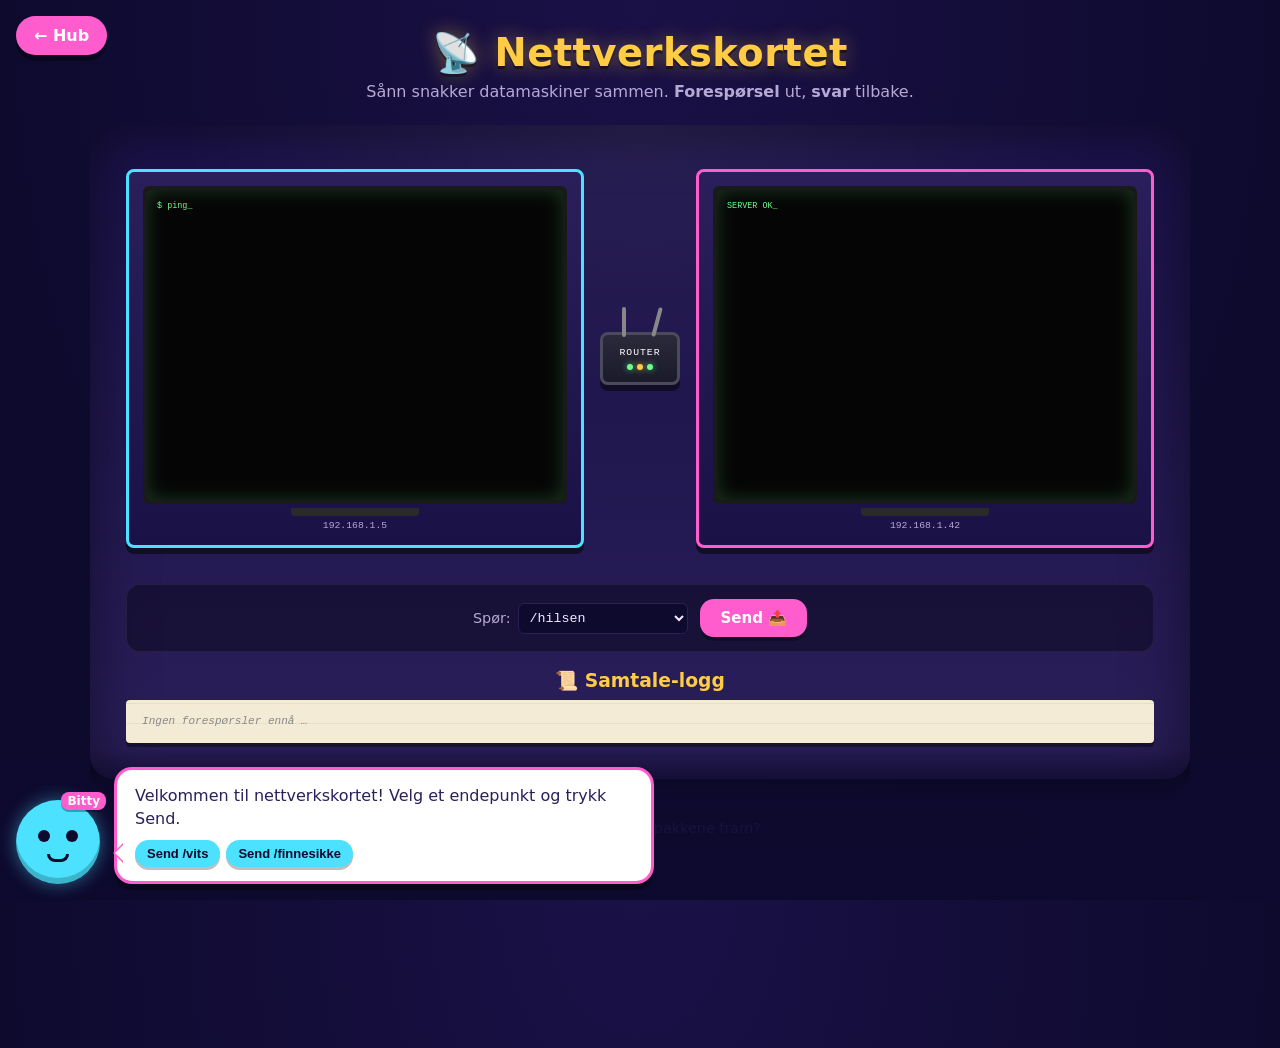
<file: rom-nett.html>
<!DOCTYPE html>
<html lang="no">
<head>
    <meta charset="UTF-8">
    <meta name="viewport" content="width=device-width, initial-scale=1.0">
    <title>Nettverkskortet</title>
    <link rel="icon" href="favicon.svg" type="image/svg+xml">
    <link rel="stylesheet" href="style.css">
</head>
<body>
    <a href="index.html" class="back-btn">← Hub</a>

    <div class="scene">
        <div class="scene-title">
            <h1>📡 Nettverkskortet</h1>
            <p>Sånn snakker datamaskiner sammen. <strong>Forespørsel</strong> ut, <strong>svar</strong> tilbake.</p>
        </div>

        <div class="chamber">
            <div class="net-stage-v2">
                <div class="pc-tower me">
                    <div class="monitor"><span>$ ping<span class="blink"></span></span></div>
                    <div class="stand"></div>
                    <div class="ip-tag">192.168.1.5</div>
                </div>
                <div class="router-box">
                    <div class="lbl-r">ROUTER</div>
                    <div class="leds">
                        <div class="led"></div><div class="led"></div><div class="led"></div>
                    </div>
                </div>
                <div class="pc-tower them">
                    <div class="monitor" id="server-mon"><span>SERVER OK<span class="blink"></span></span></div>
                    <div class="stand"></div>
                    <div class="ip-tag">192.168.1.42</div>
                </div>

                <div class="envelope-zone" id="env-zone"></div>
            </div>

            <div class="controls">
                <label>
                    Spør:
                    <select id="endpoint" style="background: var(--bg-deep); color: var(--ink); border: 1px solid var(--bg-soft); padding: 6px; border-radius: 6px; font-family: monospace;">
                        <option value="hilsen">/hilsen</option>
                        <option value="dato">/dato</option>
                        <option value="vits">/vits</option>
                        <option value="tilfeldig">/tilfeldig</option>
                        <option value="ekko">/ekko?tekst=hei</option>
                        <option value="finnesikke">/finnesikke (404)</option>
                    </select>
                </label>
                <button class="btn pink" onclick="sendRequest()">Send 📤</button>
            </div>

            <h3 style="color: var(--neon-amber); text-align:center; margin: 18px 0 8px;">📜 Samtale-logg</h3>
            <div class="printer-tape" id="convo">
                <div class="line-t" style="color:#888; font-style:italic;">Ingen forespørsler ennå …</div>
            </div>
        </div>

        <details class="info-toggle">
            <summary>📜 Hvordan finner pakkene fram?</summary>
            <div class="info-body">
                <p>Hver datamaskin har en <strong>IP-adresse</strong>. Når du går til <code>vg.no</code>, slår nettleseren først opp IP-en hos en DNS-server, deretter sender den selve forespørselen.</p>
                <p>Pakker hopper gjennom mange routere på veien — som forteller hverandre <em>«send dette nordover»</em> til de finner riktig server.</p>
                <p>Det vi sender er en <strong>HTTP-forespørsel</strong>.</p>
            </div>
        </details>
    </div>

    <div class="bitty-bar">
        <div class="bitty"><div class="bitty-mouth"></div><div class="bitty-label">Bitty</div></div>
        <div class="bitty-bubble">
            <div class="bubble-text"></div>
            <div class="bitty-actions"></div>
        </div>
    </div>

    <script src="bitty.js"></script>
    <script src="progress.js"></script>
    <script>
        let inFlight = false, sentCount = 0;

        function logMsg(side, text) {
            const c = document.getElementById('convo');
            if (c.querySelector('[style*="italic"]')) c.innerHTML = '';
            const m = document.createElement('div');
            m.className = 'line-t ' + (side === 'req' ? 'cpu' : 'ram');
            m.textContent = (side === 'req' ? '→ ' : '← ') + text;
            c.appendChild(m);
            c.scrollTop = c.scrollHeight;
        }

        const VITSER = [
            'Hvorfor er datamaskiner aldri sultne? — De har alltid bytes!',
            'Hvor mange programmerere trengs for å skifte en lyspære? Ingen, det er et hardware-problem.',
            '0 og 1 går inn på en bar. 0 sier: "Hva gjør vi her?" 1 sier: "Vi opererer."'
        ];

        function endpointInfo(ep) {
            switch (ep) {
                case 'hilsen':     return { label: 'GET /hilsen',   reply: 'Hei fra serveren!' };
                case 'dato':       return { label: 'GET /dato',     reply: new Date().toISOString().slice(0,19).replace('T',' ') };
                case 'vits':       return { label: 'GET /vits',     reply: VITSER[Math.floor(Math.random()*VITSER.length)] };
                case 'tilfeldig':  return { label: 'GET /tilfeldig',reply: String(Math.floor(Math.random()*100)) };
                case 'ekko':       return { label: 'GET /ekko',     reply: 'hei' };
                case 'finnesikke': return { label: 'GET /finnesikke', reply: '404 Not Found', err: true };
            }
        }

        const delay = ms => new Promise(r => setTimeout(r, ms));

        async function sendRequest() {
            if (inFlight) return;
            inFlight = true;
            const ep = document.getElementById('endpoint').value;
            const info = endpointInfo(ep);

            const zone = document.getElementById('env-zone');
            const env = document.createElement('div');
            env.className = 'envelope-v2 req';
            env.textContent = info.label;
            env.style.left = '5%';
            env.style.top = '10px';
            zone.appendChild(env);

            logMsg('req', info.label);

            await new Promise(r => requestAnimationFrame(r));
            env.style.left = '85%';

            await delay(1700);

            env.classList.remove('req');
            env.classList.add(info.err ? 'err' : 'res');
            env.textContent = info.reply.length > 40 ? info.reply.slice(0, 40) + '…' : info.reply;
            env.style.top = '50px';

            await delay(200);
            env.style.left = '5%';
            await delay(1700);

            env.remove();
            logMsg('res', info.reply);
            sentCount++;
            inFlight = false;

            if (sentCount >= 3 && !Progress.has('nett')) {
                if (Progress.give('nett', 0)) {
                    Bitty.say(
                        `<strong>Tre forespørsler!</strong> ⭐ Akkurat slik laster nettleseren din enhver side — bare gangen tusen.`,
                        { actions: [{ label: 'Tilbake til hubben', callback: () => location.href = 'index.html' }] }
                    );
                }
            }
        }

        setTimeout(() => {
            Bitty.say(
                `Velkommen til nettverkskortet! Velg et endepunkt og trykk Send. Pakken reiser via routeren til serveren — og kommer tilbake med svar.`,
                { actions: [
                    { label: 'Send /vits', callback: () => { document.getElementById('endpoint').value = 'vits'; sendRequest(); } },
                    { label: 'Send /finnesikke', callback: () => { document.getElementById('endpoint').value = 'finnesikke'; sendRequest(); } }
                ]}
            );
        }, 400);
    </script>
</body>
</html>
</file>
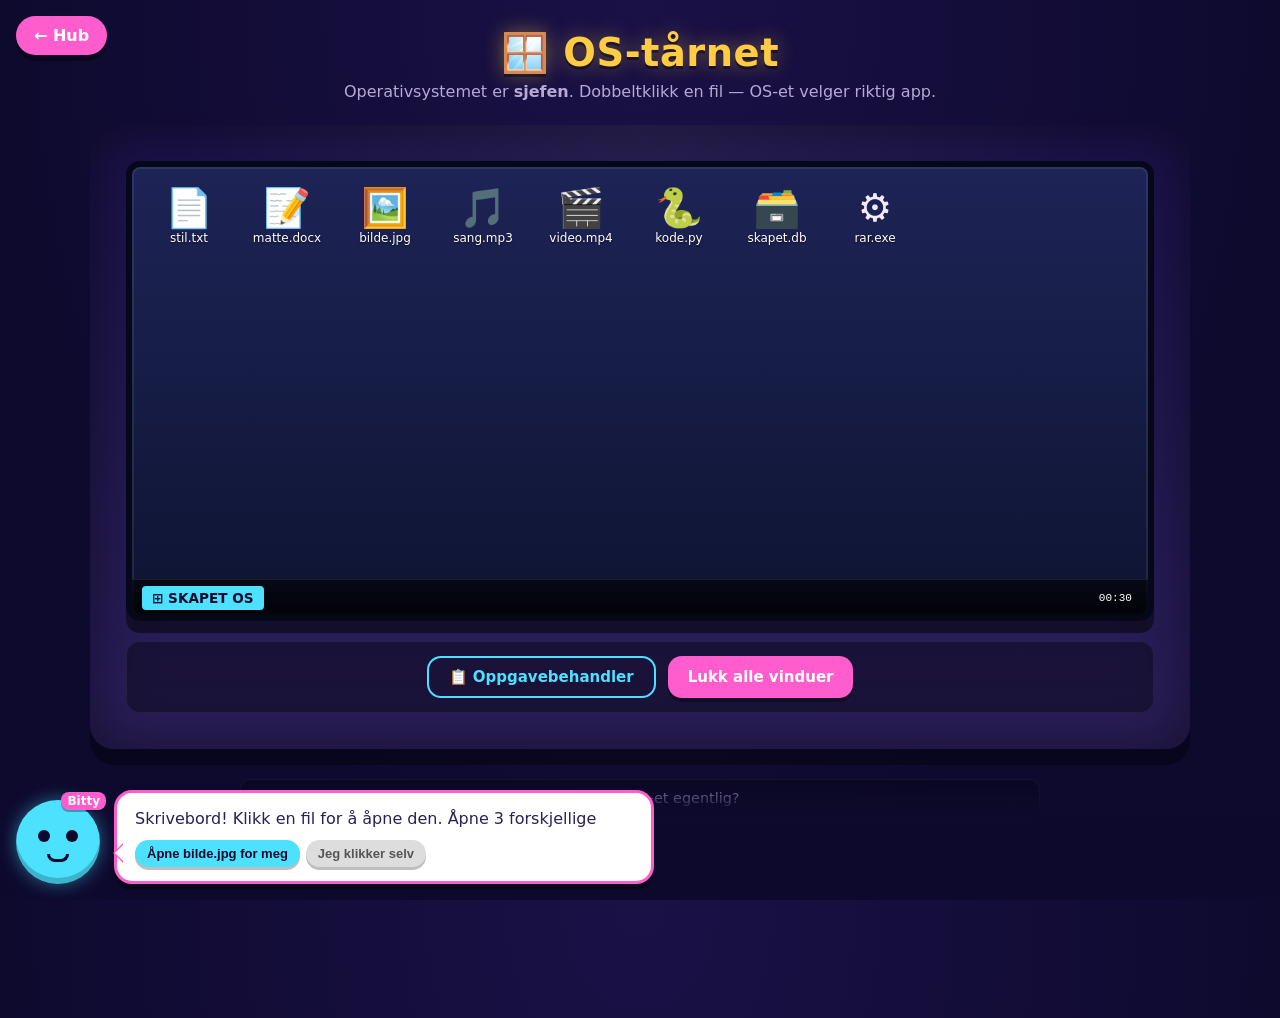
<file: rom-os.html>
<!DOCTYPE html>
<html lang="no">
<head>
    <meta charset="UTF-8">
    <meta name="viewport" content="width=device-width, initial-scale=1.0">
    <title>OS-tårnet</title>
    <link rel="icon" href="favicon.svg" type="image/svg+xml">
    <link rel="stylesheet" href="style.css">
</head>
<body>
    <a href="index.html" class="back-btn">← Hub</a>

    <div class="scene">
        <div class="scene-title">
            <h1>🪟 OS-tårnet</h1>
            <p>Operativsystemet er <strong>sjefen</strong>. Dobbeltklikk en fil — OS-et velger riktig app.</p>
        </div>

        <div class="chamber">
            <div class="desktop-frame">
                <div class="desktop-area">
                    <div class="files" id="files"></div>
                </div>
                <div class="taskbar-v2" id="taskbar">
                    <div class="start-btn">⊞ SKAPET OS</div>
                    <span class="clock" id="clock"></span>
                </div>
            </div>

            <div class="controls">
                <button class="btn outline" onclick="showTaskMgr()">📋 Oppgavebehandler</button>
                <button class="btn pink" onclick="closeAll()">Lukk alle vinduer</button>
            </div>
        </div>

        <details class="info-toggle">
            <summary>📜 Hva gjør OS-et egentlig?</summary>
            <div class="info-body">
                <ul style="margin-left: 20px; line-height: 1.7;">
                    <li>Kobler en filtype (.txt, .jpg, .mp3) til riktig program.</li>
                    <li>Gir hver prosess sin egen del av RAM.</li>
                    <li>Bytter mellom prosesser hundrevis av ganger i sekundet.</li>
                    <li>Snakker med tastatur, mus, skjerm, lyd — så programmene slipper.</li>
                </ul>
                <p>Windows, macOS, Linux, Android — alle er operativsystemer.</p>
            </div>
        </details>
    </div>

    <div class="bitty-bar">
        <div class="bitty"><div class="bitty-mouth"></div><div class="bitty-label">Bitty</div></div>
        <div class="bitty-bubble">
            <div class="bubble-text"></div>
            <div class="bitty-actions"></div>
        </div>
    </div>

    <script src="bitty.js"></script>
    <script src="progress.js"></script>
    <script>
        const FILES = [
            { name: 'stil.txt',     ico: '📄', type: 'tekst' },
            { name: 'matte.docx',   ico: '📝', type: 'tekst' },
            { name: 'bilde.jpg',    ico: '🖼️', type: 'bilde' },
            { name: 'sang.mp3',     ico: '🎵', type: 'lyd' },
            { name: 'video.mp4',    ico: '🎬', type: 'video' },
            { name: 'kode.py',      ico: '🐍', type: 'kode' },
            { name: 'skapet.db',    ico: '🗃️', type: 'db' },
            { name: 'rar.exe',      ico: '⚙️', type: 'program' },
        ];

        const APPS_BY_TYPE = {
            tekst:   { app: '📝 Notepad',         body: name => `Innhold av ${name}: «Hei dette er en tekstfil. Notepad åpnet meg fordi jeg er en .txt!»` },
            bilde:   { app: '🖼️ Bildevisning',    body: name => `Viser ${name} (forestilt: et fint bilde av en katt 🐱).` },
            lyd:     { app: '🎵 Musikk',          body: name => `▶ Spiller av ${name} … (tenk på din favorittlåt)` },
            video:   { app: '🎬 Videospiller',    body: name => `Avspiller ${name} i 1080p.` },
            kode:    { app: '🐍 Python',          body: name => `Kjører ${name} … utskrift: «Hei verden!»` },
            db:      { app: '🗃️ Database-leser',  body: name => `Åpnet ${name}. Du ser tabellen <code>ting</code> med 4 rader.` },
            program: { app: '⚙️ Installasjon',    body: name => `Installerer ${name}. Trenger administrator-tillatelse.` },
        };

        const baseProcesses = [
            { name: 'system',   ram: 142, cpu: 2 },
            { name: 'kernel',   ram: 88,  cpu: 1 },
            { name: 'shell',    ram: 64,  cpu: 0 },
            { name: 'os-tower', ram: 220, cpu: 5 },
        ];
        let openWindows = [];

        function tick() {
            const d = new Date();
            document.getElementById('clock').textContent =
                String(d.getHours()).padStart(2,'0') + ':' + String(d.getMinutes()).padStart(2,'0');
        }
        setInterval(tick, 30000); tick();

        function buildFiles() {
            const el = document.getElementById('files');
            el.innerHTML = '';
            FILES.forEach(f => {
                const d = document.createElement('div');
                d.className = 'file-icon-v2';
                d.innerHTML = `<div class="ico-v2">${f.ico}</div><div class="name-v2">${f.name}</div>`;
                d.addEventListener('dblclick', () => openFile(f));
                d.addEventListener('click', () => openFile(f));
                el.appendChild(d);
            });
        }

        let winCounter = 0;
        function openFile(file) {
            if (openWindows.find(w => w.fileName === file.name)) return;
            const appInfo = APPS_BY_TYPE[file.type];
            const id = ++winCounter;
            const w = {
                id, fileName: file.name, app: appInfo.app,
                ram: 30 + Math.floor(Math.random() * 80),
                cpu: 1 + Math.floor(Math.random() * 12)
            };
            openWindows.push(w);

            const desk = document.querySelector('.desktop-area');
            const win = document.createElement('div');
            win.className = 'win-v2';
            win.style.left = (40 + (id % 4) * 30) + 'px';
            win.style.top  = (20 + (id % 4) * 30) + 'px';
            win.dataset.id = id;
            win.innerHTML = `
                <div class="titlebar-v2">
                    <span>${appInfo.app} — ${file.name}</span>
                    <div class="close-v2">✕</div>
                </div>
                <div class="body-v2">${appInfo.body(file.name)}</div>
            `;
            win.querySelector('.close-v2').addEventListener('click', e => { e.stopPropagation(); closeWin(id); });
            makeDraggable(win);
            desk.appendChild(win);

            const tb = document.getElementById('taskbar');
            const tbBtn = document.createElement('div');
            tbBtn.className = 'tb-app';
            tbBtn.dataset.id = id;
            tbBtn.textContent = appInfo.app;
            tb.insertBefore(tbBtn, document.getElementById('clock'));

            checkUnique();
        }

        function makeDraggable(win) {
            const bar = win.querySelector('.titlebar-v2');
            let dx = 0, dy = 0, dragging = false;
            bar.addEventListener('mousedown', e => {
                if (e.target.classList.contains('close-v2')) return;
                dragging = true;
                const r = win.getBoundingClientRect();
                dx = e.clientX - r.left; dy = e.clientY - r.top;
                e.preventDefault();
            });
            document.addEventListener('mousemove', e => {
                if (!dragging) return;
                const parent = win.parentElement.getBoundingClientRect();
                win.style.left = Math.max(0, e.clientX - parent.left - dx) + 'px';
                win.style.top  = Math.max(0, e.clientY - parent.top  - dy) + 'px';
            });
            document.addEventListener('mouseup', () => dragging = false);
        }

        function closeWin(id) {
            openWindows = openWindows.filter(w => w.id !== id);
            document.querySelector(`.win-v2[data-id="${id}"]`)?.remove();
            document.querySelector(`.tb-app[data-id="${id}"]`)?.remove();
        }

        function closeAll() {
            [...openWindows].forEach(w => closeWin(w.id));
        }

        function showTaskMgr() {
            const fakeFile = { name: 'task-manager', type: 'program', ico: '📋' };
            if (openWindows.find(w => w.fileName === 'task-manager')) return;
            const id = ++winCounter;
            const w = { id, fileName: 'task-manager', app: '📋 Oppgavebehandler', ram: 50, cpu: 1 };
            openWindows.push(w);

            const all = [...baseProcesses, ...openWindows.filter(x => x.id !== id).map(x => ({ name: x.app, ram: x.ram, cpu: x.cpu }))];
            const rows = all.map(p => `<tr><td>${p.name}</td><td>${p.ram} MB</td><td>${p.cpu} %</td></tr>`).join('');

            const desk = document.querySelector('.desktop-area');
            const win = document.createElement('div');
            win.className = 'win-v2';
            win.style.left = '60px'; win.style.top = '50px';
            win.style.minWidth = '320px';
            win.dataset.id = id;
            win.innerHTML = `
                <div class="titlebar-v2">
                    <span>📋 Oppgavebehandler</span>
                    <div class="close-v2">✕</div>
                </div>
                <div class="body-v2" style="padding:0;">
                    <table class="task-mgr-table">
                        <thead><tr><th>Prosess</th><th>RAM</th><th>CPU</th></tr></thead>
                        <tbody>${rows}</tbody>
                    </table>
                </div>
            `;
            win.querySelector('.close-v2').addEventListener('click', e => { e.stopPropagation(); closeWin(id); });
            makeDraggable(win);
            desk.appendChild(win);
        }

        const opened = new Set();
        function checkUnique() {
            openWindows.forEach(w => opened.add(w.app));
            if (opened.size >= 3 && !Progress.has('os')) {
                if (Progress.give('os', 0)) {
                    Bitty.say(
                        `<strong>Tre forskjellige programmer!</strong> ⭐ Hver gang slo OS-et opp filtypen, fant riktig app, og startet en ny prosess.`,
                        { actions: [{ label: 'Tilbake til hubben', callback: () => location.href = 'index.html' }] }
                    );
                }
            }
        }

        buildFiles();

        setTimeout(() => {
            Bitty.say(
                `Skrivebord! Klikk en fil for å åpne den. Åpne 3 forskjellige filtyper for å få stjernen.`,
                { actions: [
                    { label: 'Åpne bilde.jpg for meg', callback: () => openFile(FILES.find(f => f.name === 'bilde.jpg')) },
                    { label: 'Jeg klikker selv', muted: true, callback: () => Bitty.say('Prøv også Oppgavebehandler-knappen!') }
                ]}
            );
        }, 400);
    </script>
</body>
</html>
</file>
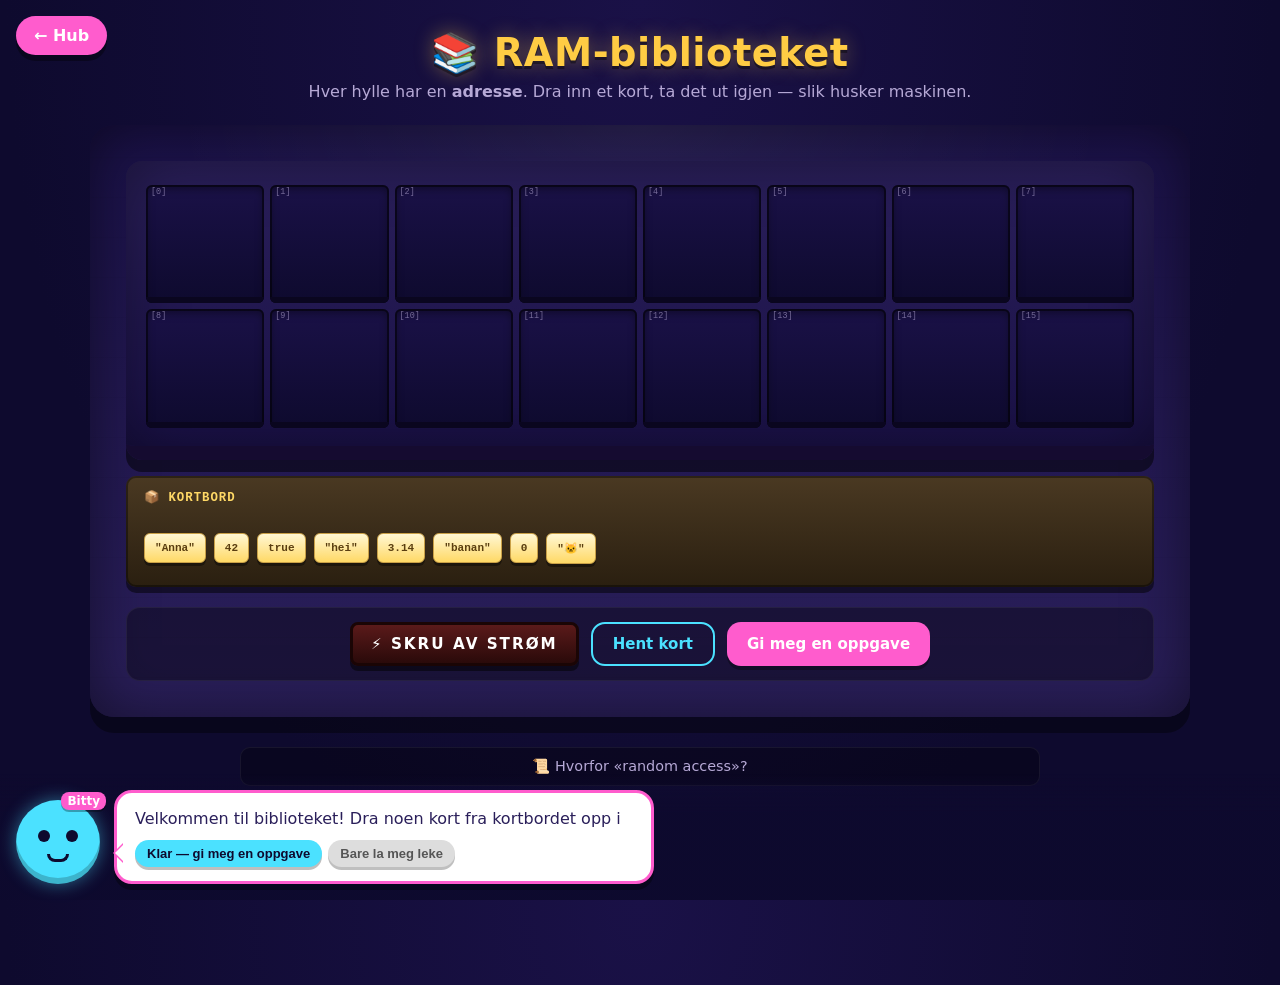
<file: rom-ram.html>
<!DOCTYPE html>
<html lang="no">
<head>
    <meta charset="UTF-8">
    <meta name="viewport" content="width=device-width, initial-scale=1.0">
    <title>RAM-biblioteket</title>
    <link rel="icon" href="favicon.svg" type="image/svg+xml">
    <link rel="stylesheet" href="style.css">
</head>
<body>
    <a href="index.html" class="back-btn">← Hub</a>

    <div class="scene">
        <div class="scene-title">
            <h1>📚 RAM-biblioteket</h1>
            <p>Hver hylle har en <strong>adresse</strong>. Dra inn et kort, ta det ut igjen — slik husker maskinen.</p>
        </div>

        <div class="chamber">
            <div class="library">
                <div class="library-shelves" id="shelves"></div>
            </div>

            <div class="lending-desk">
                <h3>📦 KORTBORD</h3>
                <div class="tray" id="tray"></div>
            </div>

            <div class="controls">
                <button class="power-switch" onclick="powerOff()">⚡ Skru av strøm</button>
                <button class="btn outline" onclick="resetCards()">Hent kort</button>
                <button class="btn pink" onclick="newQuest()">Gi meg en oppgave</button>
            </div>
        </div>

        <details class="info-toggle">
            <summary>📜 Hvorfor «random access»?</summary>
            <div class="info-body">
                <p>CPU-en kan hente <em>hvilken som helst</em> hylle med en gang ved bare å spørre etter adressen. Det er det «random access» betyr.</p>
                <p>Når du skriver <code>navn = "Anna"</code>, finner maskinen en ledig hylle, gir den et navn, og legger «Anna» dit. Det er en variabel.</p>
                <p>Skrus strømmen av, glemmer RAM alt — derfor bruker vi disk for ting som skal overleve.</p>
            </div>
        </details>
    </div>

    <div class="bitty-bar">
        <div class="bitty"><div class="bitty-mouth"></div><div class="bitty-label">Bitty</div></div>
        <div class="bitty-bubble">
            <div class="bubble-text"></div>
            <div class="bitty-actions"></div>
        </div>
    </div>

    <script src="bitty.js"></script>
    <script src="progress.js"></script>
    <script>
        const SHELF_COUNT = 16;
        const initialCards = ['"Anna"', '42', 'true', '"hei"', '3.14', '"banan"', '0', '"🐱"'];
        let dragging = null;

        function makeShelf(addr) {
            const sh = document.createElement('div');
            sh.className = 'shelf-cell';
            sh.dataset.addr = addr;
            sh.innerHTML = `<div class="addr">[${addr}]</div>`;
            sh.addEventListener('dragover', e => { e.preventDefault(); sh.classList.add('over'); });
            sh.addEventListener('dragleave', () => sh.classList.remove('over'));
            sh.addEventListener('drop', e => {
                e.preventDefault();
                sh.classList.remove('over');
                if (!dragging) return;
                const existing = sh.querySelector('.value-card-v2');
                if (existing && existing !== dragging) {
                    document.getElementById('tray').appendChild(existing);
                    existing.classList.remove('in-shelf');
                }
                sh.appendChild(dragging);
                dragging.classList.add('in-shelf');
                sh.classList.add('has-item');
            });
            return sh;
        }

        function makeCard(text) {
            const c = document.createElement('div');
            c.className = 'value-card-v2';
            c.textContent = text;
            c.draggable = true;
            c.addEventListener('dragstart', () => { dragging = c; c.classList.add('dragging'); });
            c.addEventListener('dragend', () => { c.classList.remove('dragging'); dragging = null; refreshHasItem(); });
            return c;
        }

        function refreshHasItem() {
            document.querySelectorAll('.shelf-cell').forEach(s => {
                s.classList.toggle('has-item', !!s.querySelector('.value-card-v2'));
            });
        }

        const tray = document.getElementById('tray');
        const shelvesEl = document.getElementById('shelves');

        function build() {
            shelvesEl.innerHTML = '';
            for (let i = 0; i < SHELF_COUNT; i++) shelvesEl.appendChild(makeShelf(i));
            tray.addEventListener('dragover', e => e.preventDefault());
            tray.addEventListener('drop', e => {
                e.preventDefault();
                if (dragging) { tray.appendChild(dragging); dragging.classList.remove('in-shelf'); refreshHasItem(); }
            });
            resetCards();
        }

        function resetCards() {
            tray.innerHTML = '';
            initialCards.forEach(v => tray.appendChild(makeCard(v)));
            refreshHasItem();
        }

        function powerOff() {
            const inShelves = document.querySelectorAll('.shelf-cell .value-card-v2');
            if (!inShelves.length) {
                Bitty.say('Hyllene er allerede tomme. Legg noe inn først, så skru av — så ser du hva som skjer.');
                return;
            }
            inShelves.forEach(card => {
                card.style.transition = 'opacity 0.5s, transform 0.5s';
                card.style.opacity = 0;
                card.style.transform = 'translateY(20px) rotate(15deg)';
            });
            setTimeout(() => {
                inShelves.forEach(c => c.remove());
                refreshHasItem();
                Bitty.say(
                    `<strong>BLAFF!</strong> Alle hyllene er tomme. Det er det som skjer når du skrur av PC-en — RAM glemmer alt.`,
                    { actions: [
                        { label: 'Hent kort tilbake', callback: resetCards }
                    ]}
                );
            }, 600);
        }

        let questAddr = null, questValue = null, solvedQuests = 0;
        const QUEST_GOAL = 3;

        function newQuest() {
            const filled = [...document.querySelectorAll('.shelf-cell')].filter(s => s.querySelector('.value-card-v2'));
            if (filled.length === 0) {
                Bitty.say('Først må du legge minst ett kort i en hylle, så kan jeg gi deg en oppgave.');
                return;
            }
            const sh = filled[Math.floor(Math.random() * filled.length)];
            questAddr = parseInt(sh.dataset.addr);
            questValue = sh.querySelector('.value-card-v2').textContent;
            Bitty.say(
                `Lat som om jeg er CPU-en og spør: <em>«hva ligger på adresse [${questAddr}]?»</em> Riktig svar er <code>${questValue}</code>.`,
                { actions: [
                    { label: 'Bekreft hylle [' + questAddr + ']', callback: answerQuest }
                ]}
            );
        }

        function answerQuest() {
            const sh = document.querySelector(`.shelf-cell[data-addr="${questAddr}"]`);
            const card = sh && sh.querySelector('.value-card-v2');
            if (!card) {
                Bitty.say('Hylla er tom! Noen tok bort kortet. Legg det inn igjen først.');
                return;
            }
            if (card.textContent === questValue) {
                solvedQuests++;
                if (solvedQuests >= QUEST_GOAL) {
                    if (Progress.give('ram', 0)) {
                        Bitty.say(
                            `<strong>Tre på rad!</strong> ⭐ Akkurat slik henter CPU-en variabler — adresse inn, verdi ut.`,
                            { actions: [
                                { label: 'Tilbake til hubben', callback: () => location.href = 'index.html' },
                                { label: 'Bli og lek', muted: true, callback: () => Bitty.say('Prøv «Skru av strøm» — du får en overraskelse.') }
                            ]}
                        );
                    } else {
                        Bitty.say('Riktig — som vanlig!');
                    }
                } else {
                    Bitty.say(`Riktig! ${QUEST_GOAL - solvedQuests} igjen.`, {
                        actions: [{ label: 'Ny oppgave', callback: newQuest }]
                    });
                }
            } else {
                Bitty.say(`Hmm — på [${questAddr}] står det nå <code>${card.textContent}</code>. Jeg ba om <code>${questValue}</code>.`);
            }
        }

        build();

        setTimeout(() => {
            Bitty.say(
                `Velkommen til biblioteket! Dra noen kort fra kortbordet opp i hyllene. Si fra når du er klar for en oppgave.`,
                { actions: [
                    { label: 'Klar — gi meg en oppgave', callback: newQuest },
                    { label: 'Bare la meg leke', muted: true, callback: () => Bitty.say('Som du vil! Trykk «Skru av strøm» når du er ferdig.') }
                ]}
            );
        }, 400);
    </script>
</body>
</html>
</file>
<file: style.css>
/* ==========================================================================
   Inni Maskinen — felles design
   Mørk lilla/cyan tegneserieaktig palett
   ========================================================================== */

* { margin: 0; padding: 0; box-sizing: border-box; }
html, body { height: 100%; }

:root {
    --bg-deep:    #0e0a2e;
    --bg-mid:     #1a1147;
    --bg-soft:    #2a1f5a;
    --neon-cyan:  #4be1ff;
    --neon-pink:  #ff5ccd;
    --neon-amber: #ffcc44;
    --neon-green: #6cff8c;
    --neon-red:   #ff5c5c;
    --ink:        #f4ebff;
    --ink-soft:   #b6a9d6;
    --bit-on:     #4be1ff;
    --bit-off:    #2a1f5a;

    --shadow-card: 0 6px 0 rgba(0,0,0,0.35);
    --shadow-glow-cyan: 0 0 18px rgba(75,225,255,0.45);
    --shadow-glow-pink: 0 0 18px rgba(255,92,205,0.45);
}

body {
    font-family: 'Segoe UI', system-ui, sans-serif;
    background: radial-gradient(ellipse at top, var(--bg-mid) 0%, var(--bg-deep) 70%);
    color: var(--ink);
    overflow-x: hidden;
    min-height: 100vh;
}

a { color: var(--neon-cyan); }

/* ---- Generell layout ---- */
.scene {
    min-height: 100vh;
    padding: 20px;
    padding-bottom: 200px; /* plass til Bitty */
    position: relative;
}

.scene-title {
    text-align: center;
    margin: 10px 0 24px;
}
.scene-title h1 {
    font-size: clamp(1.4em, 4vw, 2.4em);
    color: var(--neon-amber);
    text-shadow: 0 3px 0 rgba(0,0,0,0.4), 0 0 20px rgba(255,204,68,0.4);
    letter-spacing: 0.5px;
}
.scene-title p {
    color: var(--ink-soft);
    font-size: 1em;
    margin-top: 6px;
}

.back-btn {
    position: fixed;
    top: 16px;
    left: 16px;
    background: var(--neon-pink);
    color: white;
    text-decoration: none;
    padding: 10px 18px;
    border-radius: 30px;
    font-weight: bold;
    box-shadow: var(--shadow-card);
    z-index: 50;
    transition: transform 0.15s ease;
}
.back-btn:hover { transform: translateY(-2px); }
.back-btn:active { transform: translateY(2px); box-shadow: 0 2px 0 rgba(0,0,0,0.35); }

/* ---- Bitty-system ---- */
.bitty-bar {
    position: fixed;
    bottom: 0; left: 0; right: 0;
    background: linear-gradient(180deg, transparent, rgba(14,10,46,0.95) 30%);
    padding: 16px;
    z-index: 100;
    display: flex;
    gap: 14px;
    align-items: flex-end;
    pointer-events: none;
}

.bitty {
    width: 84px;
    height: 84px;
    background: var(--neon-cyan);
    border-radius: 50%;
    box-shadow: var(--shadow-glow-cyan), inset 0 -6px 0 rgba(0,0,0,0.2);
    position: relative;
    flex-shrink: 0;
    pointer-events: auto;
    cursor: pointer;
    animation: bitty-bob 2.4s ease-in-out infinite;
}
.bitty::before, .bitty::after {
    content: '';
    position: absolute;
    width: 12px; height: 12px;
    background: var(--bg-deep);
    border-radius: 50%;
    top: 30px;
}
.bitty::before { left: 22px; }
.bitty::after  { right: 22px; }
.bitty-mouth {
    position: absolute;
    bottom: 22px; left: 50%;
    transform: translateX(-50%);
    width: 22px; height: 8px;
    border: 3px solid var(--bg-deep);
    border-top: none;
    border-radius: 0 0 22px 22px;
}
.bitty-label {
    position: absolute;
    top: -8px; right: -6px;
    background: var(--neon-pink);
    color: white;
    font-weight: bold;
    font-size: 12px;
    padding: 2px 6px;
    border-radius: 8px;
    box-shadow: 0 2px 0 rgba(0,0,0,0.3);
}

@keyframes bitty-bob {
    0%, 100% { transform: translateY(0); }
    50%      { transform: translateY(-8px); }
}

.bitty-bubble {
    background: white;
    color: #2a1f5a;
    padding: 14px 18px;
    border-radius: 18px;
    border: 3px solid var(--neon-pink);
    box-shadow: var(--shadow-card);
    max-width: 540px;
    flex: 1;
    pointer-events: auto;
    position: relative;
    font-size: 1em;
    line-height: 1.45;
}
.bitty-bubble::before {
    content: '';
    position: absolute;
    left: -14px; bottom: 18px;
    border: 10px solid transparent;
    border-right-color: var(--neon-pink);
}
.bitty-bubble::after {
    content: '';
    position: absolute;
    left: -10px; bottom: 20px;
    border: 8px solid transparent;
    border-right-color: white;
}
.bitty-bubble strong { color: var(--neon-pink); }
.bitty-bubble code {
    background: #f0e8ff;
    padding: 2px 6px;
    border-radius: 4px;
    font-family: 'Consolas', monospace;
}

.bitty-actions {
    margin-top: 10px;
    display: flex;
    gap: 6px;
    flex-wrap: wrap;
}
.bitty-actions button {
    background: var(--neon-cyan);
    color: var(--bg-deep);
    border: none;
    padding: 6px 12px;
    border-radius: 14px;
    font-weight: bold;
    cursor: pointer;
    font-size: 13px;
    box-shadow: 0 3px 0 rgba(0,0,0,0.25);
    transition: transform 0.1s;
}
.bitty-actions button:hover { transform: translateY(-1px); }
.bitty-actions button:active { transform: translateY(2px); box-shadow: 0 1px 0 rgba(0,0,0,0.25); }
.bitty-actions button.muted {
    background: #ddd;
    color: #555;
}

/* ---- Stjerner ---- */
.star {
    color: var(--neon-amber);
    text-shadow: 0 0 10px rgba(255,204,68,0.7);
}
.star.dim { color: #4a3f6e; text-shadow: none; }

.star-banner {
    position: fixed;
    top: 50%; left: 50%;
    transform: translate(-50%, -50%) scale(0.5);
    background: var(--neon-amber);
    color: var(--bg-deep);
    padding: 24px 36px;
    border-radius: 24px;
    font-size: 1.6em;
    font-weight: bold;
    box-shadow: 0 12px 0 rgba(0,0,0,0.4), 0 0 60px rgba(255,204,68,0.6);
    z-index: 200;
    opacity: 0;
    pointer-events: none;
    transition: all 0.4s cubic-bezier(0.34, 1.56, 0.64, 1);
}
.star-banner.show {
    transform: translate(-50%, -50%) scale(1);
    opacity: 1;
}

/* ---- Kort/paneler ---- */
.panel {
    background: var(--bg-soft);
    border: 3px solid var(--bg-mid);
    border-radius: 16px;
    padding: 20px;
    box-shadow: var(--shadow-card);
}

.btn {
    background: var(--neon-cyan);
    color: var(--bg-deep);
    border: none;
    padding: 10px 20px;
    border-radius: 14px;
    font-weight: bold;
    cursor: pointer;
    font-size: 15px;
    box-shadow: 0 4px 0 rgba(0,0,0,0.3);
    transition: transform 0.1s;
    font-family: inherit;
}
.btn:hover { transform: translateY(-2px); }
.btn:active { transform: translateY(2px); box-shadow: 0 2px 0 rgba(0,0,0,0.3); }
.btn.pink { background: var(--neon-pink); color: white; }
.btn.amber { background: var(--neon-amber); color: var(--bg-deep); }
.btn.red { background: var(--neon-red); color: white; }
.btn.green { background: var(--neon-green); color: var(--bg-deep); }
.btn.outline {
    background: transparent;
    border: 2px solid var(--neon-cyan);
    color: var(--neon-cyan);
    box-shadow: none;
}
.btn:disabled { opacity: 0.4; cursor: not-allowed; }

.kbd {
    display: inline-block;
    padding: 2px 8px;
    font-family: monospace;
    background: rgba(255,255,255,0.1);
    border: 1px solid rgba(255,255,255,0.2);
    border-radius: 4px;
    font-size: 0.9em;
}

/* ==========================================================================
   HUB — datamaskin tverrsnitt
   ========================================================================== */
.hub-stage {
    max-width: 1100px;
    margin: 0 auto;
    padding: 10px;
}

.hub-progress {
    text-align: center;
    margin-bottom: 14px;
    color: var(--ink-soft);
    font-size: 0.95em;
}
.hub-progress .star { font-size: 1.2em; margin: 0 1px; }

.computer {
    background: linear-gradient(180deg, #2a1f5a 0%, #1a1147 100%);
    border: 6px solid #0a0620;
    border-radius: 24px;
    padding: 24px;
    box-shadow: 0 20px 0 rgba(0,0,0,0.5), inset 0 0 80px rgba(0,0,0,0.4);
    position: relative;
}

/* ============ Hovedkort = grønt PCB med spor og silketrykk ============ */
.motherboard {
    background:
        radial-gradient(circle at 18% 22%, rgba(0,0,0,0.25), transparent 40%),
        radial-gradient(circle at 82% 78%, rgba(0,0,0,0.25), transparent 40%),
        linear-gradient(135deg, #0a3d24 0%, #074a2c 50%, #0a3d24 100%);
    border-radius: 14px;
    padding: 22px;
    display: grid;
    grid-template-columns: repeat(12, 1fr);
    grid-template-rows: repeat(8, 100px);
    gap: 12px;
    position: relative;
    overflow: hidden;
    box-shadow: inset 0 0 60px rgba(0,0,0,0.5), inset 0 0 0 2px rgba(0,0,0,0.4);
}

/* PCB-spor: tynne gylne linjer i bakgrunnen */
.motherboard::before {
    content: '';
    position: absolute;
    inset: 0;
    background-image:
        repeating-linear-gradient(0deg,    transparent 0 49px, rgba(255,200,80,0.10) 49px 50px),
        repeating-linear-gradient(90deg,   transparent 0 73px, rgba(255,200,80,0.08) 73px 74px),
        repeating-linear-gradient(45deg,   transparent 0 31px, rgba(255,200,80,0.05) 31px 32px);
    pointer-events: none;
    opacity: 0.9;
}
/* Skrue-hull i hjørnene */
.motherboard::after {
    content: '';
    position: absolute;
    inset: 6px;
    background:
        radial-gradient(circle at 0 0, #000 4px, transparent 5px),
        radial-gradient(circle at 100% 0, #000 4px, transparent 5px),
        radial-gradient(circle at 0 100%, #000 4px, transparent 5px),
        radial-gradient(circle at 100% 100%, #000 4px, transparent 5px);
    pointer-events: none;
}

/* ============ Felles komponent-base ============ */
.component {
    background: transparent;
    border: none;
    border-radius: 0;
    padding: 4px;
    text-decoration: none;
    color: var(--ink);
    cursor: pointer;
    position: relative;
    transition: transform 0.15s ease, filter 0.15s ease;
    display: flex;
    flex-direction: column;
    gap: 2px;
    overflow: visible;
    box-shadow: none;
    min-width: 0;
    min-height: 0;
}
.component:hover {
    transform: translateY(-4px) scale(1.02);
    filter: brightness(1.15) drop-shadow(0 8px 12px rgba(0,0,0,0.4));
    z-index: 10;
}
.component > .hw-cpu, .component > .hw-ram, .component > .hw-disk,
.component > .hw-gpu, .component > .hw-bus, .component > .hw-bits,
.component > .hw-net, .component > .hw-os,  .component > .hw-kode,
.component > .hw-komp {
    flex: 1 1 auto;
    min-height: 0;
}
.component .num {
    position: absolute;
    top: -6px; left: -6px;
    background: var(--neon-pink);
    color: white;
    font-size: 0.7em;
    width: 22px; height: 22px;
    border-radius: 50%;
    display: flex;
    align-items: center;
    justify-content: center;
    font-weight: bold;
    z-index: 5;
    box-shadow: 0 2px 0 rgba(0,0,0,0.4);
    border: 2px solid white;
}
.component .stars {
    flex: 0 0 auto;
    text-align: center;
    font-size: 0.85em;
    line-height: 1;
    height: 14px;
    white-space: nowrap;
}
.component .silk {
    flex: 0 0 auto;
    text-align: center;
    color: rgba(255,255,255,0.9);
    font-size: 0.6em;
    font-family: monospace;
    text-transform: uppercase;
    letter-spacing: 1.5px;
    padding: 1px 0;
    line-height: 1;
    pointer-events: none;
    text-shadow: 0 1px 0 rgba(0,0,0,0.6);
}
.component .name {
    /* skjult — vi viser silk i stedet, men beholdt for skjermlesere */
    position: absolute;
    width: 1px; height: 1px;
    overflow: hidden;
    clip-path: inset(50%);
}

/* ============ CPU — IC-chip med pinner og varmespreder ============ */
.hw-cpu {
    width: 100%;
    height: 100%;
    background: #1a1a1a;
    border-radius: 8px;
    padding: 10px;
    box-shadow:
        inset 0 0 0 2px #0a0a0a,
        0 4px 12px rgba(0,0,0,0.6);
    position: relative;
    display: flex;
    align-items: center;
    justify-content: center;
}
/* Pinner som dot-grid rundt selve CPU-en */
.hw-cpu::before {
    content: '';
    position: absolute;
    inset: 4px;
    background-image: radial-gradient(circle, #c9a047 1.5px, transparent 2px);
    background-size: 9px 9px;
    background-position: 2px 2px;
    border-radius: 6px;
    opacity: 0.85;
}
.hw-cpu .ihs {
    position: relative;
    z-index: 2;
    width: 70%;
    height: 70%;
    background:
        linear-gradient(135deg, #d4d4d8 0%, #a1a1aa 50%, #71717a 100%);
    border-radius: 4px;
    box-shadow:
        inset 0 0 0 1px rgba(0,0,0,0.4),
        inset 0 4px 8px rgba(255,255,255,0.15),
        0 2px 6px rgba(0,0,0,0.4);
    display: flex;
    align-items: center;
    justify-content: center;
    font-family: monospace;
    color: #1a1a1a;
    font-weight: bold;
    text-align: center;
    line-height: 1;
    font-size: 0.85em;
}
.hw-cpu .ihs::after {
    content: 'SKAPET™';
    position: absolute;
    bottom: 6px;
    left: 0; right: 0;
    text-align: center;
    color: #555;
    font-size: 0.55em;
    letter-spacing: 1px;
}

/* ============ RAM — DIMM-pinne med chips og kontakter ============ */
.hw-ram {
    width: 100%;
    height: 100%;
    display: flex;
    flex-direction: column;
    gap: 4px;
    padding: 4px 0;
}
.hw-ram .stick {
    flex: 1;
    background: linear-gradient(180deg, #0c5b30 0%, #0a4a26 100%);
    border-radius: 3px;
    position: relative;
    box-shadow:
        inset 0 0 0 1px rgba(0,0,0,0.5),
        inset 0 -8px 0 #c9a047,
        inset 0 -10px 0 rgba(0,0,0,0.4),
        0 2px 5px rgba(0,0,0,0.5);
    display: flex;
    align-items: center;
    justify-content: space-evenly;
    padding: 6px 8px 18px;
    overflow: hidden;
}
/* Stick-notch (åpning i pin-rad) */
.hw-ram .stick::before {
    content: '';
    position: absolute;
    bottom: 0;
    left: 35%;
    width: 8px;
    height: 8px;
    background: linear-gradient(180deg, #0c5b30, #0a4a26);
    box-shadow: inset 0 1px 0 rgba(0,0,0,0.4);
}
/* Hvit etikett på stikken */
.hw-ram .stick::after {
    content: 'DDR4-3200';
    position: absolute;
    top: 4px;
    left: 6px;
    font-size: 0.55em;
    background: white;
    color: #333;
    padding: 1px 4px;
    border-radius: 2px;
    font-family: monospace;
    letter-spacing: 0.5px;
}
.hw-ram .chip {
    width: 10%;
    height: 65%;
    background: linear-gradient(135deg, #1a1a1a, #2a2a2a);
    border-radius: 2px;
    box-shadow: inset 0 0 0 1px #444, 0 1px 2px rgba(0,0,0,0.6);
}

/* ============ Disk — M.2 SSD med chips ============ */
.hw-disk {
    width: 100%;
    height: 100%;
    background: linear-gradient(180deg, #0c5b30 0%, #0a4a26 100%);
    border-radius: 6px;
    padding: 12px 8px;
    box-shadow:
        inset 0 0 0 1px rgba(0,0,0,0.5),
        inset -10px 0 0 #c9a047,
        inset -12px 0 0 rgba(0,0,0,0.4),
        0 4px 8px rgba(0,0,0,0.5);
    display: flex;
    flex-direction: column;
    gap: 6px;
    align-items: stretch;
    justify-content: center;
}
.hw-disk::before {
    content: 'NVMe SSD';
    position: absolute;
    top: 6px;
    left: 8px;
    font-size: 0.55em;
    background: white;
    color: #333;
    padding: 1px 4px;
    border-radius: 2px;
    font-family: monospace;
    letter-spacing: 0.5px;
}
.hw-disk .chip-row {
    display: grid;
    grid-template-columns: repeat(2, 1fr);
    gap: 5px;
    margin-right: 14px;
}
.hw-disk .chip {
    height: 28px;
    background: linear-gradient(135deg, #1a1a1a, #2a2a2a);
    border-radius: 2px;
    box-shadow: inset 0 0 0 1px #444;
    position: relative;
}
.hw-disk .chip::after {
    content: 'SAMSUNG';
    position: absolute;
    inset: 0;
    display: flex;
    align-items: center;
    justify-content: center;
    color: rgba(255,255,255,0.4);
    font-size: 0.4em;
    font-family: monospace;
}

/* ============ GPU — Skjermkort med vifter ============ */
.hw-gpu {
    width: 100%;
    height: 100%;
    background: linear-gradient(180deg, #1f2937 0%, #111827 100%);
    border-radius: 8px;
    padding: 8px 10px;
    box-shadow:
        inset 0 0 0 2px #000,
        inset 0 -10px 0 #c9a047,
        inset 0 -12px 0 #0a4a26,
        0 4px 12px rgba(0,0,0,0.6);
    display: flex;
    align-items: center;
    justify-content: space-evenly;
    gap: 8px;
    position: relative;
}
.hw-gpu::before {
    content: 'Skapet RTX 9090';
    position: absolute;
    top: 4px;
    left: 50%;
    transform: translateX(-50%);
    color: #ff5ccd;
    font-size: 0.6em;
    font-family: monospace;
    text-shadow: 0 0 8px rgba(255,92,205,0.7);
    font-weight: bold;
}
.hw-gpu .fan {
    width: 38px;
    height: 38px;
    border-radius: 50%;
    background:
        radial-gradient(circle at center, #444 12%, transparent 13%),
        conic-gradient(from 0deg, #2a2a2a 0deg 30deg, #1a1a1a 30deg 60deg, #2a2a2a 60deg 90deg,
                       #1a1a1a 90deg 120deg, #2a2a2a 120deg 150deg, #1a1a1a 150deg 180deg,
                       #2a2a2a 180deg 210deg, #1a1a1a 210deg 240deg, #2a2a2a 240deg 270deg,
                       #1a1a1a 270deg 300deg, #2a2a2a 300deg 330deg, #1a1a1a 330deg 360deg);
    box-shadow: inset 0 0 0 2px #000, 0 0 6px rgba(0,0,0,0.6);
    animation: fan-spin 4s linear infinite;
}
.component:hover .hw-gpu .fan { animation-duration: 0.8s; }
@keyframes fan-spin { to { transform: rotate(360deg); } }

/* ============ Bus — synlige spor på PCB-et ============ */
.hw-bus {
    width: 100%;
    height: 100%;
    position: relative;
    background:
        repeating-linear-gradient(90deg,
            rgba(255,200,80,0.5) 0 3px,
            transparent 3px 16px,
            rgba(255,200,80,0.3) 16px 18px,
            transparent 18px 32px);
    border-radius: 4px;
    display: flex;
    align-items: center;
    justify-content: center;
}
.hw-bus::before {
    content: '⇄ BUS ⇄';
    background: rgba(0,0,0,0.6);
    color: var(--neon-amber);
    padding: 4px 12px;
    border-radius: 4px;
    font-family: monospace;
    font-size: 0.8em;
    font-weight: bold;
    letter-spacing: 2px;
    text-shadow: 0 0 8px rgba(255,204,68,0.7);
}

/* ============ Bits — DIP IC med pinner ============ */
.hw-bits {
    width: 100%;
    height: 100%;
    background: #1a1a1a;
    border-radius: 4px;
    padding: 14px 18px;
    box-shadow:
        inset 0 0 0 2px #0a0a0a,
        0 4px 8px rgba(0,0,0,0.5);
    position: relative;
    display: flex;
    align-items: center;
    justify-content: center;
}
/* Pinner langs sidene */
.hw-bits::before, .hw-bits::after {
    content: '';
    position: absolute;
    top: 12%;
    bottom: 12%;
    width: 6px;
    background-image:
        linear-gradient(180deg, #c9a047 0 6px, transparent 6px 14px);
    background-size: 6px 14px;
}
.hw-bits::before { left: -6px; }
.hw-bits::after { right: -6px; }
.hw-bits .label {
    color: #4be1ff;
    font-family: monospace;
    font-weight: bold;
    text-align: center;
    line-height: 1.2;
}
.hw-bits .label .big {
    font-size: 1.6em;
    letter-spacing: 4px;
    text-shadow: 0 0 8px rgba(75,225,255,0.6);
}
.hw-bits .label .small {
    font-size: 0.6em;
    color: #888;
    margin-top: 2px;
}

/* ============ Network — kort med RJ45-port ============ */
.hw-net {
    width: 100%;
    height: 100%;
    background: linear-gradient(180deg, #0c5b30 0%, #0a4a26 100%);
    border-radius: 6px;
    padding: 8px;
    box-shadow:
        inset 0 0 0 1px rgba(0,0,0,0.5),
        inset 0 -8px 0 #c9a047,
        inset 0 -10px 0 rgba(0,0,0,0.4),
        0 4px 8px rgba(0,0,0,0.5);
    display: flex;
    align-items: center;
    justify-content: center;
    gap: 12px;
    position: relative;
}
.hw-net::before {
    content: 'GIGABIT';
    position: absolute;
    top: 4px;
    left: 6px;
    font-size: 0.5em;
    color: white;
    font-family: monospace;
    letter-spacing: 1px;
}
.hw-net .rj45 {
    width: 50px;
    height: 36px;
    background: #2a2a2a;
    border: 2px solid #555;
    border-radius: 4px 4px 2px 2px;
    position: relative;
    box-shadow: inset 0 0 0 2px #1a1a1a, inset 0 4px 4px rgba(0,0,0,0.6);
}
.hw-net .rj45::before {
    content: '';
    position: absolute;
    top: 4px; left: 8px; right: 8px; bottom: 8px;
    background: #111;
    border-radius: 2px;
}
.hw-net .rj45::after {
    /* LED-er */
    content: '';
    position: absolute;
    bottom: -8px;
    left: 6px; right: 6px;
    height: 4px;
    background:
        linear-gradient(90deg, #6cff8c 0 30%, transparent 30% 70%, #ffcc44 70% 100%);
    border-radius: 2px;
    box-shadow: 0 0 6px rgba(108,255,140,0.6);
}

/* ============ OS — BIOS/boot-chip (DIP IC) ============ */
.hw-os {
    width: 100%;
    height: 100%;
    background: linear-gradient(180deg, #0c5b30 0%, #0a4a26 100%);
    border-radius: 6px;
    padding: 12px 16px;
    box-shadow:
        inset 0 0 0 1px rgba(0,0,0,0.5),
        0 4px 8px rgba(0,0,0,0.5);
    display: flex;
    align-items: center;
    justify-content: center;
    position: relative;
}
.hw-os .chip {
    width: 75%;
    height: 70%;
    background: linear-gradient(180deg, #2a2a2a 0%, #1a1a1a 100%);
    border-radius: 4px;
    box-shadow:
        inset 0 0 0 2px #0a0a0a,
        inset 0 4px 8px rgba(255,255,255,0.05),
        0 2px 4px rgba(0,0,0,0.5);
    position: relative;
    display: flex;
    align-items: center;
    justify-content: center;
    color: var(--neon-amber);
    font-family: monospace;
    font-weight: bold;
    font-size: 0.85em;
    letter-spacing: 1px;
    text-align: center;
    line-height: 1.2;
}
.hw-os .chip::before {
    content: '';
    position: absolute;
    top: 4px;
    left: 4px;
    width: 6px;
    height: 6px;
    border-radius: 50%;
    background: #444;
    box-shadow: inset 0 1px 1px rgba(0,0,0,0.6);
}
/* Pinner */
.hw-os .chip::after {
    content: '';
    position: absolute;
    inset: -3px -8px;
    background:
        repeating-linear-gradient(90deg, #c9a047 0 5px, transparent 5px 10px);
    background-position-y: 0, 100%;
    background-size: 100% 3px, 100% 3px;
    background-repeat: no-repeat;
    background-position: 0 0, 0 100%;
    z-index: -1;
    border-radius: 4px;
}

/* ============ Kode — USB-stick ============ */
.hw-kode {
    width: 100%;
    height: 100%;
    display: flex;
    align-items: center;
    padding: 4px;
}
.hw-kode .body {
    flex: 1;
    height: 70%;
    background: linear-gradient(180deg, #ff5ccd 0%, #c43d9f 100%);
    border-radius: 6px 0 0 6px;
    position: relative;
    box-shadow:
        inset 0 0 0 1px rgba(0,0,0,0.3),
        inset 0 4px 6px rgba(255,255,255,0.2),
        0 4px 8px rgba(0,0,0,0.5);
    display: flex;
    align-items: center;
    justify-content: center;
    color: white;
    font-family: monospace;
    font-weight: bold;
    font-size: 0.8em;
    letter-spacing: 1px;
}
.hw-kode .body::before {
    /* LED */
    content: '';
    position: absolute;
    top: 8px;
    right: 8px;
    width: 6px;
    height: 6px;
    border-radius: 50%;
    background: #ff5c5c;
    box-shadow: 0 0 8px rgba(255,92,92,0.9);
    animation: led-blink 1.4s ease-in-out infinite;
}
@keyframes led-blink { 50% { opacity: 0.3; } }
.hw-kode .connector {
    width: 28%;
    height: 60%;
    background: linear-gradient(180deg, #d4d4d8 0%, #a1a1aa 100%);
    border-radius: 0 4px 4px 0;
    position: relative;
    box-shadow: inset 0 0 0 1px #555, 0 2px 4px rgba(0,0,0,0.5);
}
.hw-kode .connector::before {
    content: '';
    position: absolute;
    top: 30%; bottom: 30%;
    left: 4px; right: 4px;
    background: #1a1a1a;
    border-radius: 2px;
}

/* ============ Kompilator — IC med inn/ut-piler ============ */
.hw-komp {
    width: 100%;
    height: 100%;
    background: #1a1a1a;
    border-radius: 4px;
    padding: 10px;
    box-shadow:
        inset 0 0 0 2px #0a0a0a,
        0 4px 8px rgba(0,0,0,0.5);
    position: relative;
    display: flex;
    flex-direction: column;
    align-items: center;
    justify-content: center;
    gap: 2px;
    color: var(--neon-cyan);
    font-family: monospace;
    font-weight: bold;
    text-align: center;
}
.hw-komp::before, .hw-komp::after {
    content: '';
    position: absolute;
    left: 12%;
    right: 12%;
    height: 4px;
    background-image:
        linear-gradient(90deg, #c9a047 0 6px, transparent 6px 12px);
    background-size: 12px 4px;
}
.hw-komp::before { top: -4px; }
.hw-komp::after  { bottom: -4px; }
.hw-komp .src   { font-size: 0.7em; color: var(--neon-cyan); }
.hw-komp .arrow { font-size: 1em; color: var(--neon-amber); margin: 1px 0; }
.hw-komp .out   { font-size: 0.7em; color: var(--neon-green); letter-spacing: 1px; }

@media (max-width: 720px) {
    .motherboard {
        grid-template-columns: repeat(2, 1fr);
        grid-template-rows: auto;
    }
    .component { grid-column: auto !important; grid-row: auto !important; min-height: 100px; }
}

/* ==========================================================================
   ROM-SPESIFIKT — gjenbrukbart
   ========================================================================== */
.workshop {
    max-width: 980px;
    margin: 0 auto;
    display: grid;
    gap: 20px;
}

.bit-row {
    display: flex;
    gap: 10px;
    justify-content: center;
    flex-wrap: wrap;
}
.bit {
    width: 70px; height: 90px;
    background: var(--bit-off);
    border: 4px solid var(--bg-mid);
    border-radius: 12px;
    display: flex;
    flex-direction: column;
    align-items: center;
    justify-content: center;
    cursor: pointer;
    user-select: none;
    transition: all 0.15s ease;
    box-shadow: 0 5px 0 rgba(0,0,0,0.4);
    color: var(--ink-soft);
    font-family: 'Consolas', monospace;
}
.bit .digit {
    font-size: 2.4em;
    font-weight: bold;
    line-height: 1;
}
.bit .weight {
    font-size: 0.8em;
    margin-top: 4px;
    opacity: 0.6;
}
.bit:hover { transform: translateY(-2px); }
.bit:active { transform: translateY(2px); box-shadow: 0 3px 0 rgba(0,0,0,0.4); }
.bit.on {
    background: var(--bit-on);
    color: var(--bg-deep);
    box-shadow: 0 5px 0 rgba(0,0,0,0.4), 0 0 20px rgba(75,225,255,0.7);
    border-color: var(--neon-cyan);
}
.bit.on .weight { opacity: 0.9; }

.readout {
    display: grid;
    grid-template-columns: repeat(auto-fit, minmax(140px, 1fr));
    gap: 12px;
    margin: 18px 0;
}
.readout .cell {
    background: var(--bg-mid);
    border: 2px solid var(--bg-soft);
    border-radius: 10px;
    padding: 12px;
    text-align: center;
}
.readout .cell .label {
    color: var(--ink-soft);
    font-size: 0.85em;
    margin-bottom: 4px;
}
.readout .cell .value {
    font-family: monospace;
    font-size: 1.4em;
    font-weight: bold;
    color: var(--neon-cyan);
    word-break: break-all;
}
.readout .cell.amber .value { color: var(--neon-amber); }
.readout .cell.pink .value  { color: var(--neon-pink); }
.readout .cell.green .value { color: var(--neon-green); }

/* ---- Hyller / slots (RAM, registre, ...) ---- */
.shelves {
    display: grid;
    grid-template-columns: repeat(8, 1fr);
    gap: 8px;
}
@media (max-width: 720px) { .shelves { grid-template-columns: repeat(4, 1fr); } }

.shelf {
    aspect-ratio: 1;
    background: var(--bg-mid);
    border: 2px dashed var(--ink-soft);
    border-radius: 10px;
    display: flex;
    flex-direction: column;
    align-items: center;
    justify-content: center;
    position: relative;
    transition: background 0.15s;
}
.shelf .addr {
    position: absolute;
    top: 4px; left: 6px;
    color: var(--ink-soft);
    font-size: 0.75em;
    font-family: monospace;
}
.shelf.over { background: rgba(75,225,255,0.18); border-color: var(--neon-cyan); }

.value-card {
    background: var(--neon-amber);
    color: var(--bg-deep);
    padding: 10px 14px;
    border-radius: 10px;
    cursor: grab;
    font-weight: bold;
    box-shadow: 0 4px 0 rgba(0,0,0,0.3);
    font-family: monospace;
    user-select: none;
    text-align: center;
}
.value-card.in-shelf { box-shadow: 0 2px 0 rgba(0,0,0,0.3); margin-top: 16px; }
.value-card:active { cursor: grabbing; }
.value-card.dragging { opacity: 0.5; }

.value-tray {
    display: flex;
    gap: 10px;
    flex-wrap: wrap;
    background: rgba(0,0,0,0.2);
    padding: 14px;
    border-radius: 12px;
    min-height: 60px;
    align-items: center;
    justify-content: center;
}

/* ---- Pipeline (CPU) ---- */
.pipeline {
    display: grid;
    grid-template-columns: repeat(3, 1fr);
    gap: 16px;
    margin: 20px 0;
}
.stage {
    background: var(--bg-mid);
    border: 3px solid var(--neon-pink);
    border-radius: 12px;
    padding: 16px;
    min-height: 130px;
    text-align: center;
    position: relative;
}
.stage h4 { color: var(--neon-pink); margin-bottom: 8px; font-size: 0.95em; }
.stage .holding {
    background: var(--bg-deep);
    border-radius: 8px;
    padding: 10px;
    min-height: 40px;
    font-family: monospace;
    color: var(--neon-amber);
}

/* ---- Pikselrutenett ---- */
.pixel-grid {
    display: grid;
    grid-template-columns: repeat(8, 1fr);
    gap: 2px;
    background: #000;
    padding: 6px;
    border-radius: 8px;
    width: max-content;
    margin: 0 auto;
}
.pixel {
    width: 36px; height: 36px;
    background: #111;
    border-radius: 2px;
    cursor: pointer;
    transition: background 0.1s;
}

/* ---- Felles utility ---- */
.row { display: flex; gap: 14px; flex-wrap: wrap; align-items: center; }
.center { text-align: center; }
.muted { color: var(--ink-soft); }
.mono { font-family: 'Consolas', monospace; }
.flash {
    animation: flash-anim 0.4s ease;
}
@keyframes flash-anim {
    0% { background: var(--neon-amber); }
    100% { background: inherit; }
}

footer.tiny {
    text-align: center;
    color: var(--ink-soft);
    opacity: 0.5;
    margin-top: 30px;
    font-size: 0.85em;
}

/* ==========================================================================
   ROM-OVERHAUL — felles scenografi (lagt til i runde 2)
   ========================================================================== */

/* Et "kammer" — den 3D-aktige rammen rundt aktiviteten i hvert rom */
.chamber {
    max-width: 1100px;
    margin: 10px auto 30px;
    background: linear-gradient(180deg, var(--bg-mid) 0%, var(--bg-soft) 100%);
    border-radius: 24px;
    padding: 36px;
    position: relative;
    box-shadow: 0 16px 0 rgba(0,0,0,0.4), inset 0 0 60px rgba(0,0,0,0.5);
    overflow: hidden;
}
/* Romlys/skygge øverst og nederst for dybde */
.chamber::before {
    content: '';
    position: absolute;
    top: 0; left: 0; right: 0; height: 50%;
    background: radial-gradient(ellipse at top, rgba(255,255,255,0.06), transparent 60%);
    pointer-events: none;
}
.chamber::after {
    content: '';
    position: absolute;
    inset: 0;
    background-image:
        repeating-linear-gradient(0deg, transparent 0 39px, rgba(0,0,0,0.08) 39px 40px);
    pointer-events: none;
    opacity: 0.4;
}
.chamber > * { position: relative; z-index: 1; }

/* Plate som varianter av kammeret kan stå på */
.chamber-floor {
    background: linear-gradient(180deg, transparent 0%, rgba(0,0,0,0.25) 100%);
    border-radius: 12px;
    padding: 24px;
    margin-top: 8px;
    border: 1px solid rgba(255,255,255,0.05);
}

/* Hovedmotiv — den store interaktive delen */
.scene-stage {
    display: grid;
    place-items: center;
    padding: 16px 0;
}

/* Kontrollbar nederst i scenen — én tydelig plass for alle knapper */
.controls {
    display: flex;
    gap: 12px;
    flex-wrap: wrap;
    justify-content: center;
    margin-top: 20px;
    padding: 14px 18px;
    background: rgba(0,0,0,0.35);
    border-radius: 14px;
    border: 1px solid rgba(255,255,255,0.06);
}
.controls label {
    display: inline-flex;
    align-items: center;
    gap: 8px;
    color: var(--ink-soft);
    font-size: 0.9em;
}

/* Mini-status: lite informasjonsfelt over kontrollbaren */
.status-strip {
    display: flex;
    gap: 12px;
    flex-wrap: wrap;
    justify-content: center;
    align-items: center;
    margin-top: 14px;
    color: var(--ink-soft);
    font-size: 0.95em;
}
.status-strip .pill {
    background: rgba(0,0,0,0.4);
    padding: 6px 14px;
    border-radius: 20px;
    font-family: monospace;
    border: 1px solid rgba(255,255,255,0.08);
}
.status-strip .pill .v { color: var(--neon-amber); font-weight: bold; }

/* "Hva skjer her?"-utklappsboks */
.info-toggle {
    margin: 24px auto 0;
    max-width: 800px;
}
.info-toggle summary {
    cursor: pointer;
    background: rgba(0,0,0,0.3);
    color: var(--ink-soft);
    padding: 10px 16px;
    border-radius: 10px;
    list-style: none;
    font-size: 0.9em;
    border: 1px solid rgba(255,255,255,0.06);
    user-select: none;
    text-align: center;
    transition: background 0.15s;
}
.info-toggle summary:hover { background: rgba(0,0,0,0.5); color: var(--ink); }
.info-toggle summary::-webkit-details-marker { display: none; }
.info-toggle[open] summary { background: rgba(0,0,0,0.5); color: var(--ink); border-radius: 10px 10px 0 0; }
.info-toggle .info-body {
    background: rgba(0,0,0,0.35);
    padding: 16px 20px;
    border-radius: 0 0 10px 10px;
    border: 1px solid rgba(255,255,255,0.06);
    border-top: none;
    color: var(--ink);
    line-height: 1.6;
}
.info-toggle .info-body code {
    background: rgba(255,255,255,0.08);
    padding: 1px 6px;
    border-radius: 4px;
    font-family: monospace;
    font-size: 0.95em;
}

/* ============ Bits-rom: vippebrytere på PCB ============ */
.dip-board {
    background: linear-gradient(180deg, #0c5b30 0%, #0a4a26 100%);
    padding: 22px 30px;
    border-radius: 14px;
    box-shadow: inset 0 0 0 2px rgba(0,0,0,0.4), 0 8px 0 rgba(0,0,0,0.5);
    display: flex;
    gap: 14px;
    justify-content: center;
    position: relative;
}
.dip-board::before {
    content: 'INPUT REGISTER · 8-BIT';
    position: absolute;
    top: 6px; left: 14px;
    color: white;
    font-family: monospace;
    font-size: 0.65em;
    letter-spacing: 1.5px;
    opacity: 0.85;
}

.toggle-bit {
    width: 60px; height: 100px;
    background: #1a1a1a;
    border-radius: 6px;
    box-shadow: inset 0 0 0 2px #0a0a0a, 0 4px 0 rgba(0,0,0,0.4);
    cursor: pointer;
    user-select: none;
    position: relative;
    display: flex;
    flex-direction: column;
    justify-content: space-between;
    align-items: center;
    padding: 6px 0;
    transition: transform 0.1s;
}
.toggle-bit:hover { transform: translateY(-2px); }
.toggle-bit:active { transform: translateY(2px); box-shadow: inset 0 0 0 2px #0a0a0a, 0 2px 0 rgba(0,0,0,0.4); }
.toggle-bit .switch {
    width: 30px; height: 36px;
    background: linear-gradient(180deg, #888 0%, #555 100%);
    border-radius: 4px;
    box-shadow: inset 0 -2px 0 rgba(0,0,0,0.4), inset 0 2px 0 rgba(255,255,255,0.2);
    position: relative;
    transition: transform 0.2s;
}
.toggle-bit.on .switch {
    transform: translateY(-22px);
    background: linear-gradient(180deg, var(--neon-cyan) 0%, #2095b3 100%);
    box-shadow: inset 0 -2px 0 rgba(0,0,0,0.4), 0 0 12px rgba(75,225,255,0.7);
}
.toggle-bit .digit {
    color: #888;
    font-family: monospace;
    font-weight: bold;
    font-size: 1.4em;
    line-height: 1;
}
.toggle-bit.on .digit { color: var(--neon-cyan); text-shadow: 0 0 8px rgba(75,225,255,0.7); }
.toggle-bit .weight {
    color: #555;
    font-family: monospace;
    font-size: 0.7em;
    letter-spacing: 1px;
}
.toggle-bit.on .weight { color: rgba(75,225,255,0.7); }
.toggle-bit::after {
    content: '';
    position: absolute;
    bottom: -8px; left: 6px; right: 6px;
    height: 4px;
    background-image: linear-gradient(90deg, #c9a047 0 4px, transparent 4px 8px);
    background-size: 8px 4px;
}

/* 7-segment display */
.seven-seg {
    background: #100;
    border-radius: 10px;
    padding: 14px 24px;
    box-shadow: inset 0 0 30px rgba(255,80,40,0.4), inset 0 0 0 2px #200;
    display: flex;
    gap: 8px;
    font-family: 'Courier New', monospace;
    font-size: 4em;
    color: #ff5555;
    text-shadow: 0 0 12px rgba(255,80,80,0.9);
    letter-spacing: 4px;
    line-height: 1;
    min-width: 220px;
    justify-content: center;
}

/* LCD-aktig display */
.lcd {
    background: #91a86c;
    color: #1a1a1a;
    border-radius: 8px;
    padding: 12px 18px;
    box-shadow: inset 0 0 0 3px #2a4014, inset 0 0 20px rgba(0,0,0,0.3), 0 4px 0 rgba(0,0,0,0.5);
    font-family: 'Courier New', monospace;
    font-weight: bold;
    line-height: 1.5;
    letter-spacing: 1px;
}
.lcd .row-l { display: flex; justify-content: space-between; gap: 16px; }
.lcd .row-l .lbl { opacity: 0.6; font-size: 0.85em; }
.lcd .row-l .val { font-size: 1.05em; }

/* ============ RAM-rom: bibliotekhyller ============ */
.library {
    background: linear-gradient(180deg, #2a1f5a 0%, #1a1147 100%);
    padding: 24px 20px 18px;
    border-radius: 16px;
    border-bottom: 14px solid #150b30;
    box-shadow: 0 12px 0 rgba(0,0,0,0.5), inset 0 0 60px rgba(0,0,0,0.4);
    position: relative;
}
.library-shelves {
    display: grid;
    grid-template-columns: repeat(8, 1fr);
    gap: 6px;
}
@media (max-width: 720px) { .library-shelves { grid-template-columns: repeat(4, 1fr); } }
.shelf-cell {
    aspect-ratio: 1;
    background: linear-gradient(180deg, #1a1147 0%, #0e0a2e 100%);
    border-radius: 6px;
    position: relative;
    box-shadow: inset 0 0 0 2px rgba(0,0,0,0.5), inset 0 4px 8px rgba(0,0,0,0.4);
    transition: all 0.15s;
}
.shelf-cell::before {
    content: '';
    position: absolute;
    bottom: 0; left: 0; right: 0;
    height: 6px;
    background: #0a061f;
    border-radius: 0 0 6px 6px;
}
.shelf-cell .addr {
    position: absolute;
    top: 2px; left: 5px;
    color: var(--ink-soft);
    font-family: monospace;
    font-size: 0.65em;
    opacity: 0.6;
}
.shelf-cell.over { background: linear-gradient(180deg, rgba(75,225,255,0.25) 0%, rgba(75,225,255,0.1) 100%); box-shadow: inset 0 0 0 2px var(--neon-cyan); }
.shelf-cell.has-item .addr { opacity: 1; color: var(--neon-amber); }

.value-card-v2 {
    background: linear-gradient(180deg, #fff7d4 0%, #ffd966 100%);
    color: #5a3e10;
    padding: 8px 10px;
    border-radius: 6px;
    cursor: grab;
    font-weight: bold;
    box-shadow: 0 3px 0 rgba(0,0,0,0.4);
    font-family: monospace;
    font-size: 0.85em;
    user-select: none;
    text-align: center;
    border: 1px solid #c9a047;
    margin-top: 14px;
}
.value-card-v2.in-shelf { box-shadow: 0 1px 0 rgba(0,0,0,0.4); }
.value-card-v2:active { cursor: grabbing; }
.value-card-v2.dragging { opacity: 0.4; }

.lending-desk {
    background: linear-gradient(180deg, #4a3922 0%, #2a1f10 100%);
    border-radius: 10px;
    padding: 14px 18px;
    box-shadow: 0 6px 0 rgba(0,0,0,0.5), inset 0 0 0 2px rgba(0,0,0,0.4);
    margin-top: 16px;
}
.lending-desk h3 {
    color: #ffd966;
    margin-bottom: 8px;
    font-size: 0.95em;
    letter-spacing: 1px;
    font-family: monospace;
}
.lending-desk .tray {
    display: flex; flex-wrap: wrap; gap: 8px; align-items: flex-start;
    min-height: 60px; padding: 6px 0;
}

.power-switch {
    background: linear-gradient(180deg, #5a1a1a 0%, #2a0a0a 100%);
    border: 3px solid #1a0505;
    color: white;
    border-radius: 8px;
    padding: 10px 18px;
    font-weight: bold;
    cursor: pointer;
    font-size: 0.95em;
    font-family: inherit;
    box-shadow: 0 5px 0 rgba(0,0,0,0.5);
    text-transform: uppercase;
    letter-spacing: 2px;
    transition: transform 0.1s;
}
.power-switch:hover { transform: translateY(-2px); }
.power-switch:active { transform: translateY(3px); box-shadow: 0 2px 0 rgba(0,0,0,0.5); }

/* ============ Disk-rom: pulserende RAM-chip + roterende HDD ============ */
.disk-stage {
    display: grid;
    grid-template-columns: 1fr 1fr;
    gap: 28px;
    align-items: stretch;
}
@media (max-width: 720px) { .disk-stage { grid-template-columns: 1fr; } }

.storage-bay {
    background: linear-gradient(180deg, #0a3d24 0%, #074a2c 100%);
    border-radius: 14px;
    padding: 18px;
    box-shadow: inset 0 0 0 2px rgba(0,0,0,0.5), 0 8px 0 rgba(0,0,0,0.4);
    position: relative;
    min-height: 320px;
    display: flex;
    flex-direction: column;
}
.storage-bay h3 {
    color: white;
    font-family: monospace;
    font-size: 0.95em;
    letter-spacing: 2px;
    text-align: center;
    margin-bottom: 4px;
}
.storage-bay .descriptor {
    color: rgba(255,255,255,0.7);
    font-size: 0.78em;
    text-align: center;
    margin-bottom: 12px;
    font-family: monospace;
}
.storage-bay .chips {
    flex: 1;
    display: grid;
    grid-template-columns: repeat(2, 1fr);
    gap: 8px;
    padding: 6px;
    margin: 8px 0;
}
.storage-bay .slot-v2 {
    background: rgba(0,0,0,0.5);
    border: 2px dashed rgba(255,255,255,0.3);
    border-radius: 6px;
    min-height: 50px;
    padding: 6px;
    display: flex;
    align-items: center;
    justify-content: center;
    transition: background 0.15s, border-color 0.15s;
    font-size: 0.85em;
}
.storage-bay .slot-v2.over { background: rgba(75,225,255,0.15); border-color: var(--neon-cyan); }

/* Pulserende RAM-aktiv lyseffekt */
.storage-bay.ram-bay {
    animation: ram-pulse 2s ease-in-out infinite;
}
@keyframes ram-pulse {
    0%, 100% { box-shadow: inset 0 0 0 2px rgba(255,204,68,0.4), 0 8px 0 rgba(0,0,0,0.4), 0 0 0 0 rgba(255,204,68,0); }
    50%      { box-shadow: inset 0 0 0 2px rgba(255,204,68,0.7), 0 8px 0 rgba(0,0,0,0.4), 0 0 30px rgba(255,204,68,0.3); }
}

/* HDD-platter — sett rett ovenfra (top-down) */
.platter-stack {
    flex: 0 0 auto;
    border-radius: 50%;
    margin: 14px auto;
    width: 220px;
    height: 220px;
    position: relative;
    /* Diskhus-bakgrunn med metalllramme */
    background:
        radial-gradient(circle at 50% 50%,
            #888 0 48%,
            #555 49% 50%,
            #2a2a2a 50% 100%);
    box-shadow:
        0 6px 0 rgba(0,0,0,0.55),
        inset 0 0 0 2px #1a1a1a,
        inset 0 0 22px rgba(0,0,0,0.5);
}
/* Selve platen — speilglatt med en synlig markør */
.platter-stack::before {
    content: '';
    position: absolute;
    inset: 14px;
    border-radius: 50%;
    background:
        /* spindelnav i sentrum */
        radial-gradient(circle at 50% 50%,
            #c0c0c0 0 4%,
            #707070 4% 6%,
            transparent 6.5% 100%),
        /* indeks-prikk nær kanten — viser at platen spinner */
        radial-gradient(circle at 50% 10%,
            #ff5c5c 0 1.6%,
            transparent 2% 100%),
        /* svake spor (ringer) */
        repeating-radial-gradient(circle at 50% 50%,
            rgba(255,255,255,0.04) 0 1px,
            transparent 1px 4px),
        /* hovedfarge: mørk reflekterende metallplate */
        radial-gradient(circle at 35% 30%,
            #4a4a52 0%,
            #2a2a2e 45%,
            #15151a 100%);
    box-shadow: inset 0 0 0 1px #000, inset 0 0 18px rgba(0,0,0,0.6);
    animation: platter-spin 3s linear infinite;
}
@keyframes platter-spin { to { transform: rotate(360deg); } }
.platter-stack.busy::before { animation-duration: 0.7s; }

/* Lese-arm — sett ovenfra: stang fra hjørnet inn mot platen */
.platter-stack::after {
    content: '';
    position: absolute;
    top: 50%;
    right: -6%;
    width: 60%;
    height: 8px;
    background:
        linear-gradient(180deg, #cccccc 0%, #888 50%, #555 100%);
    border-radius: 4px 2px 2px 4px;
    transform-origin: 96% 50%;
    transform: translateY(-50%) rotate(-22deg);
    box-shadow: 0 2px 0 rgba(0,0,0,0.55);
    transition: transform 0.4s ease;
    pointer-events: none;
}
/* Lese-hodet på enden av armen */
.platter-stack .arm-pivot,
.platter-stack::after {}
.platter-stack.busy::after {
    transform: translateY(-50%) rotate(-8deg);
}

/* ============ CPU-rom: samlebånd ============ */
.assembly-line {
    background: linear-gradient(180deg, #1a1147 0%, #0e0a2e 100%);
    border-radius: 14px;
    padding: 30px 20px;
    box-shadow: 0 8px 0 rgba(0,0,0,0.4), inset 0 0 40px rgba(0,0,0,0.5);
    position: relative;
}
.belt {
    position: relative;
    height: 90px;
    background:
        repeating-linear-gradient(45deg, #444 0 8px, #333 8px 16px);
    border: 4px solid #1a1a1a;
    border-radius: 10px;
    margin: 50px 0 16px;
    overflow: visible;
    box-shadow: inset 0 0 0 2px rgba(0,0,0,0.4), 0 6px 0 rgba(0,0,0,0.5);
}
.belt::before, .belt::after {
    content: '';
    position: absolute;
    top: -10px;
    width: 28px;
    height: 28px;
    background:
        radial-gradient(circle at center, #333 0 25%, #555 26% 100%);
    border-radius: 50%;
    box-shadow: 0 0 0 2px #1a1a1a;
}
.belt::before { left: -8px; }
.belt::after  { right: -8px; }

.station {
    position: absolute;
    top: -50px;
    width: 32%;
    height: 130px;
    background: linear-gradient(180deg, var(--bg-soft) 0%, var(--bg-mid) 100%);
    border-radius: 10px 10px 0 0;
    box-shadow: 0 4px 0 rgba(0,0,0,0.4);
    border: 2px solid rgba(0,0,0,0.4);
    border-bottom: none;
    display: flex;
    flex-direction: column;
    align-items: center;
    padding: 8px;
}
.station h4 {
    color: var(--neon-pink);
    font-size: 0.85em;
    margin-bottom: 6px;
    letter-spacing: 1px;
    font-family: monospace;
}
.station .holding-v2 {
    flex: 1;
    width: 90%;
    background: var(--bg-deep);
    border-radius: 6px;
    border: 1px solid rgba(0,0,0,0.4);
    display: flex;
    align-items: center;
    justify-content: center;
    color: var(--neon-amber);
    font-family: monospace;
    font-weight: bold;
    text-align: center;
    padding: 4px;
    font-size: 0.85em;
    min-height: 40px;
}
.station .indicator {
    position: absolute;
    top: 6px; right: 8px;
    width: 8px; height: 8px;
    border-radius: 50%;
    background: #444;
}
.station.active .indicator {
    background: var(--neon-amber);
    box-shadow: 0 0 10px rgba(255,204,68,0.9);
    animation: blink 0.6s ease-in-out infinite;
}
@keyframes blink { 50% { opacity: 0.3; } }
.station[data-stage="fetch"]   { left: 0; }
.station[data-stage="decode"]  { left: 34%; }
.station[data-stage="execute"] { left: 68%; }

/* Instruksjons-«bokser» som ligger på båndet */
.belt .pkg {
    position: absolute;
    top: 12px;
    width: 110px;
    height: 36px;
    background: var(--neon-amber);
    color: var(--bg-deep);
    border-radius: 6px;
    box-shadow: 0 4px 0 rgba(0,0,0,0.5);
    display: flex;
    align-items: center;
    justify-content: center;
    font-family: monospace;
    font-weight: bold;
    font-size: 0.85em;
    transition: left 0.5s ease;
}

/* Telleverk-registre */
.registers-v2 {
    display: grid;
    grid-template-columns: repeat(3, 1fr);
    gap: 12px;
    margin-top: 16px;
}
.counter-reg {
    background: #1a0a05;
    padding: 10px;
    border-radius: 8px;
    text-align: center;
    box-shadow: inset 0 0 20px rgba(255,80,40,0.3), inset 0 0 0 2px #2a0f08;
}
.counter-reg .name {
    color: white;
    font-family: monospace;
    font-size: 0.75em;
    letter-spacing: 2px;
}
.counter-reg .digits {
    color: #ff5555;
    font-family: 'Courier New', monospace;
    font-weight: bold;
    font-size: 1.8em;
    text-shadow: 0 0 10px rgba(255,80,80,0.8);
    line-height: 1;
    margin-top: 2px;
    letter-spacing: 4px;
}

/* Instruksjons-tray + program-list i CPU-rommet */
.cpu-tray {
    display: flex; flex-wrap: wrap; gap: 6px;
    background: rgba(0,0,0,0.3);
    border-radius: 10px;
    padding: 12px;
    justify-content: center;
}
.cpu-tray .cpu-instr {
    background: var(--neon-amber);
    color: var(--bg-deep);
    padding: 6px 10px;
    border-radius: 6px;
    font-family: monospace;
    font-weight: bold;
    cursor: grab;
    box-shadow: 0 2px 0 rgba(0,0,0,0.4);
    user-select: none;
    font-size: 0.85em;
}
.cpu-tray .cpu-instr.dragging { opacity: 0.4; }

.program-tape {
    background: rgba(0,0,0,0.4);
    border: 2px dashed var(--neon-pink);
    border-radius: 10px;
    padding: 12px;
    min-height: 50px;
    display: flex;
    flex-direction: column;
    gap: 4px;
}
.program-tape.over { background: rgba(255,92,205,0.1); }
.program-tape .empty-msg { color: var(--ink-soft); font-style: italic; text-align: center; padding: 6px; }
.tape-row {
    display: flex;
    align-items: center;
    gap: 8px;
    background: var(--bg-deep);
    padding: 6px 10px;
    border-radius: 6px;
    font-family: monospace;
    font-weight: bold;
    font-size: 0.9em;
}
.tape-row .pcmark { color: var(--neon-cyan); width: 16px; }
.tape-row .x { margin-left: auto; cursor: pointer; opacity: 0.5; }
.tape-row .x:hover { opacity: 1; color: var(--neon-red); }

/* ============ Buss-rom: motorvei med biler ============ */
.highway {
    background: linear-gradient(180deg, #2a3a3a 0%, #1a2a2a 100%);
    border-radius: 14px;
    padding: 24px;
    position: relative;
    overflow: hidden;
    min-height: 280px;
    box-shadow: 0 8px 0 rgba(0,0,0,0.4), inset 0 0 60px rgba(0,0,0,0.5);
}
.highway-roof {
    /* Gatebelysning langs toppen */
    position: absolute;
    top: 0; left: 0; right: 0;
    height: 8px;
    background:
        repeating-linear-gradient(90deg, var(--neon-amber) 0 4px, transparent 4px 60px);
    box-shadow: 0 4px 20px rgba(255,204,68,0.3);
}
.endpoint-bldg {
    background: var(--bg-soft);
    border: 3px solid var(--bg-mid);
    border-radius: 10px 10px 4px 4px;
    padding: 18px 14px;
    text-align: center;
    width: 150px;
    position: relative;
    box-shadow: 0 4px 0 rgba(0,0,0,0.4);
    z-index: 2;
}
.endpoint-bldg::before {
    content: '';
    position: absolute;
    top: -8px; left: 30%;
    width: 40%;
    height: 8px;
    background: var(--bg-mid);
    border-radius: 4px 4px 0 0;
}
.endpoint-bldg.cpu { border-color: var(--neon-pink); color: var(--neon-pink); }
.endpoint-bldg.ram { border-color: var(--neon-amber); color: var(--neon-amber); }
.endpoint-bldg .icon-l { font-size: 2.5em; line-height: 1; }
.endpoint-bldg .lbl { font-weight: bold; margin-top: 4px; font-family: monospace; }
.endpoint-bldg .ip-l { color: var(--ink-soft); font-size: 0.75em; font-family: monospace; }

.lanes {
    display: grid;
    grid-template-columns: 1fr 2fr 1fr;
    align-items: center;
    height: 240px;
    margin-top: 8px;
    position: relative;
}

.lanes-road {
    height: 110px;
    background: linear-gradient(180deg, #1a1a1a 0%, #0a0a0a 100%);
    border-top: 3px solid #c9a047;
    border-bottom: 3px solid #c9a047;
    position: relative;
    box-shadow: inset 0 0 0 1px rgba(255,255,255,0.1);
    overflow: hidden;
}
.lanes-road::before {
    /* midtstripet linje */
    content: '';
    position: absolute;
    top: 50%; left: 0; right: 0;
    height: 4px;
    background: repeating-linear-gradient(90deg, #ffcc44 0 24px, transparent 24px 48px);
    transform: translateY(-50%);
}

.car {
    position: absolute;
    width: 80px; height: 38px;
    background: var(--neon-cyan);
    color: var(--bg-deep);
    border-radius: 4px 14px 4px 14px;
    box-shadow: 0 4px 0 rgba(0,0,0,0.5);
    display: flex;
    align-items: center;
    justify-content: center;
    font-family: monospace;
    font-weight: bold;
    font-size: 0.7em;
    transition: left 1.4s linear;
    z-index: 3;
    padding: 0 6px;
}
.car.write { background: var(--neon-pink); color: white; }
.car.read  { background: var(--neon-amber); }
.car::after {
    /* hjul */
    content: '';
    position: absolute;
    bottom: -8px; left: 8px; right: 8px;
    height: 10px;
    background:
        radial-gradient(circle at 15% 50%, #1a1a1a 4px, transparent 5px),
        radial-gradient(circle at 85% 50%, #1a1a1a 4px, transparent 5px);
}
.lane-top    { top: 8px; }
.lane-bottom { bottom: 8px; }

/* RAM-celler ved siden av RAM-bygget */
.ram-cells {
    display: grid;
    grid-template-columns: repeat(8, 1fr);
    gap: 4px;
    margin-top: 14px;
}
.ram-cells .cell-r {
    background: rgba(0,0,0,0.5);
    border-radius: 4px;
    padding: 4px 2px;
    text-align: center;
    font-family: monospace;
    font-size: 0.75em;
    border: 1px solid rgba(255,255,255,0.08);
}
.ram-cells .cell-r .a-l { color: var(--ink-soft); font-size: 0.75em; opacity: 0.6; }
.ram-cells .cell-r .v-l { color: var(--neon-amber); font-weight: bold; }

/* Loggpapir-strimmel */
.printer-tape {
    background: #f4ebd6;
    color: #2a2a2a;
    border-radius: 4px;
    padding: 12px 16px;
    max-height: 160px;
    overflow-y: auto;
    font-family: monospace;
    font-size: 0.85em;
    line-height: 1.4;
    box-shadow: 0 4px 0 rgba(0,0,0,0.4);
    background-image:
        repeating-linear-gradient(0deg, transparent 0 19px, rgba(0,0,0,0.05) 19px 20px);
}
.printer-tape .line-t { padding: 2px 0; }
.printer-tape .line-t.cpu { color: #aa3399; }
.printer-tape .line-t.ram { color: #b86a00; }
.printer-tape .line-t.bus { color: #1d5f8a; }

/* ============ GPU-rom: vintage CRT ============ */
.crt-monitor {
    background: linear-gradient(180deg, #d4cfa6 0%, #a89e6a 100%);
    border: 8px solid #a89e6a;
    border-radius: 18px;
    padding: 28px 28px 60px;
    box-shadow:
        inset 0 0 0 4px #5a4f1a,
        0 12px 0 rgba(0,0,0,0.5),
        0 0 0 1px rgba(255,255,255,0.3) inset;
    max-width: 600px;
    margin: 0 auto;
    position: relative;
}
.crt-monitor::before {
    content: 'SKAPET CRT-1985';
    position: absolute;
    top: 6px;
    right: 16px;
    color: rgba(0,0,0,0.5);
    font-family: monospace;
    font-size: 0.7em;
    letter-spacing: 1px;
}
.crt-screen {
    background: #050505;
    border: 14px solid #0a0a0a;
    border-radius: 20px;
    padding: 12px;
    box-shadow:
        inset 0 0 60px rgba(75,225,255,0.15),
        inset 0 0 0 1px rgba(255,255,255,0.05);
    position: relative;
    overflow: hidden;
}
.crt-screen::after {
    /* scanlines */
    content: '';
    position: absolute;
    inset: 0;
    background:
        repeating-linear-gradient(0deg, transparent 0 2px, rgba(255,255,255,0.04) 2px 3px);
    pointer-events: none;
    border-radius: 8px;
}
.crt-controls {
    position: absolute;
    bottom: 14px;
    left: 28px; right: 28px;
    display: flex;
    justify-content: space-between;
    align-items: center;
}
.knob {
    width: 28px; height: 28px;
    background: radial-gradient(circle at 30% 30%, #888 0%, #444 70%);
    border-radius: 50%;
    box-shadow: 0 2px 4px rgba(0,0,0,0.5), inset 0 -2px 0 rgba(0,0,0,0.4);
    position: relative;
    cursor: pointer;
}
.knob::before {
    content: '';
    position: absolute;
    top: 4px; left: 50%;
    width: 2px; height: 8px;
    background: #fff;
    transform: translateX(-50%);
    border-radius: 1px;
}
.knob-row { display: flex; gap: 14px; }

.color-knobs {
    display: flex;
    gap: 6px;
    background: rgba(0,0,0,0.3);
    padding: 8px 12px;
    border-radius: 10px;
    align-items: center;
    flex-wrap: wrap;
    justify-content: center;
}
.color-knob {
    width: 32px; height: 32px;
    border-radius: 50%;
    border: 3px solid transparent;
    cursor: pointer;
    box-shadow: 0 3px 0 rgba(0,0,0,0.4), inset 0 -3px 0 rgba(0,0,0,0.2);
    transition: transform 0.1s;
}
.color-knob:hover { transform: scale(1.08); }
.color-knob.active { border-color: white; box-shadow: 0 3px 0 rgba(0,0,0,0.4), inset 0 -3px 0 rgba(0,0,0,0.2), 0 0 12px rgba(255,255,255,0.6); }

/* ============ Nettverk-rom: routere og PC-er ============ */
.net-stage-v2 {
    display: grid;
    grid-template-columns: 1fr auto 1fr;
    gap: 16px;
    align-items: center;
    margin-top: 8px;
    min-height: 280px;
}
@media (max-width: 720px) { .net-stage-v2 { grid-template-columns: 1fr; } }
.pc-tower {
    background: linear-gradient(180deg, var(--bg-soft) 0%, var(--bg-mid) 100%);
    border: 3px solid;
    border-radius: 8px;
    padding: 14px;
    text-align: center;
    box-shadow: 0 6px 0 rgba(0,0,0,0.5);
    position: relative;
}
.pc-tower.me   { border-color: var(--neon-cyan); }
.pc-tower.them { border-color: var(--neon-pink); }
.pc-tower .monitor {
    background: #050505;
    border: 4px solid #1a1a1a;
    border-radius: 6px;
    padding: 10px;
    aspect-ratio: 4/3;
    color: var(--neon-green);
    font-family: monospace;
    font-size: 0.65em;
    text-align: left;
    overflow: hidden;
    box-shadow: inset 0 0 20px rgba(108,255,140,0.2);
    line-height: 1.5;
}
.pc-tower .monitor .blink::after {
    content: '_';
    animation: blink 0.7s ease-in-out infinite;
}
.pc-tower .stand {
    width: 30%;
    height: 8px;
    background: #2a2a2a;
    margin: 4px auto 0;
    border-radius: 0 0 4px 4px;
}
.pc-tower .ip-tag {
    color: var(--ink-soft);
    font-family: monospace;
    font-size: 0.75em;
    margin-top: 4px;
}

.router-box {
    background: linear-gradient(180deg, #2a2a3a 0%, #1a1a2a 100%);
    border: 3px solid #4a4a5a;
    border-radius: 8px;
    padding: 12px 16px;
    text-align: center;
    box-shadow: 0 6px 0 rgba(0,0,0,0.5);
    min-width: 80px;
    position: relative;
}
.router-box::before, .router-box::after {
    content: '';
    position: absolute;
    width: 4px;
    height: 30px;
    background: #888;
    top: -28px;
    border-radius: 2px;
}
.router-box::before { left: 25%; }
.router-box::after  { right: 25%; transform: rotate(15deg); }
.router-box .leds {
    display: flex;
    gap: 4px;
    justify-content: center;
    margin-top: 6px;
}
.router-box .leds .led {
    width: 6px; height: 6px;
    border-radius: 50%;
    background: var(--neon-green);
    box-shadow: 0 0 6px rgba(108,255,140,0.7);
    animation: blink 1.6s ease-in-out infinite;
}
.router-box .leds .led:nth-child(2) { animation-delay: 0.4s; background: var(--neon-amber); box-shadow: 0 0 6px rgba(255,204,68,0.7); }
.router-box .leds .led:nth-child(3) { animation-delay: 0.8s; }
.router-box .lbl-r { color: white; font-family: monospace; font-size: 0.75em; letter-spacing: 1px; }

.envelope-zone {
    grid-column: 1 / -1;
    position: relative;
    height: 80px;
    margin: -40px 0;
    pointer-events: none;
}
.envelope-v2 {
    position: absolute;
    background: var(--neon-cyan);
    color: var(--bg-deep);
    padding: 6px 10px;
    border-radius: 4px;
    font-size: 0.75em;
    font-family: monospace;
    font-weight: bold;
    box-shadow: 0 4px 0 rgba(0,0,0,0.5);
    transition: left 1.6s ease, top 1.6s ease;
    white-space: nowrap;
    z-index: 5;
}
.envelope-v2.req { background: var(--neon-cyan); color: var(--bg-deep); }
.envelope-v2.res { background: var(--neon-green); color: var(--bg-deep); }
.envelope-v2.err { background: var(--neon-red); color: white; }

/* ============ OS-rom: skrivebord-strammet ============ */
.desktop-frame {
    background: linear-gradient(180deg, #1d2456 0%, #0e1432 100%);
    border: 6px solid #050818;
    border-radius: 14px;
    padding: 0;
    height: 460px;
    box-shadow: 0 12px 0 rgba(0,0,0,0.5), inset 0 0 0 2px rgba(255,255,255,0.08);
    position: relative;
    overflow: hidden;
}
.desktop-area {
    position: absolute;
    top: 0; left: 0; right: 0; bottom: 36px;
    padding: 14px;
    overflow: hidden;
}
.desktop-area .files {
    display: grid;
    grid-template-columns: repeat(auto-fill, 86px);
    gap: 12px;
    align-content: start;
}
.taskbar-v2 {
    position: absolute;
    bottom: 0; left: 0; right: 0;
    height: 36px;
    background: linear-gradient(180deg, rgba(0,0,0,0.6) 0%, rgba(0,0,0,0.85) 100%);
    border-top: 1px solid rgba(255,255,255,0.1);
    display: flex;
    align-items: center;
    padding: 0 10px;
    gap: 8px;
}
.start-btn {
    background: var(--neon-cyan);
    color: var(--bg-deep);
    padding: 4px 10px;
    border-radius: 4px;
    font-weight: bold;
    font-size: 0.85em;
    cursor: pointer;
}
.taskbar-v2 .clock {
    margin-left: auto;
    color: white;
    font-family: monospace;
    font-size: 0.85em;
    padding-right: 6px;
}
.taskbar-v2 .tb-app {
    background: rgba(255,255,255,0.1);
    border-radius: 4px;
    padding: 4px 10px;
    font-size: 0.8em;
    color: white;
    cursor: pointer;
    border: 1px solid rgba(255,255,255,0.15);
    display: flex; align-items: center; gap: 4px;
}
.taskbar-v2 .tb-app:hover { background: rgba(255,255,255,0.2); }

.win-v2 {
    position: absolute;
    background: white;
    color: var(--bg-deep);
    border-radius: 8px;
    min-width: 250px;
    max-width: 350px;
    box-shadow: 0 8px 24px rgba(0,0,0,0.6);
    overflow: hidden;
    animation: pop-v2 0.2s ease-out;
}
@keyframes pop-v2 { from { transform: scale(0.9); opacity: 0; } to { transform: scale(1); opacity: 1; } }
.win-v2 .titlebar-v2 {
    background: linear-gradient(180deg, var(--neon-cyan) 0%, #2095b3 100%);
    color: white;
    padding: 6px 10px;
    font-weight: bold;
    font-size: 0.85em;
    display: flex;
    justify-content: space-between;
    align-items: center;
    cursor: move;
    user-select: none;
}
.win-v2 .titlebar-v2 .close-v2 {
    background: var(--neon-red);
    width: 16px; height: 16px;
    border-radius: 50%;
    color: white;
    font-size: 11px;
    display: flex;
    align-items: center;
    justify-content: center;
    cursor: pointer;
}
.win-v2 .body-v2 { padding: 10px 12px; font-size: 0.85em; }

.task-mgr-table {
    width: 100%;
    border-collapse: collapse;
    font-family: monospace;
    font-size: 0.85em;
}
.task-mgr-table th {
    background: var(--bg-soft);
    color: var(--ink);
    text-align: left;
    padding: 6px 10px;
    font-size: 0.85em;
}
.task-mgr-table td {
    padding: 4px 10px;
    border-bottom: 1px solid rgba(0,0,0,0.05);
    color: var(--bg-deep);
}
.task-mgr-table tr:hover td { background: #f4f4f8; }

.file-icon-v2 {
    background: transparent;
    padding: 8px 4px;
    text-align: center;
    cursor: pointer;
    user-select: none;
    border-radius: 4px;
    transition: background 0.1s;
}
.file-icon-v2:hover { background: rgba(255,255,255,0.1); }
.file-icon-v2.selected { background: rgba(75,225,255,0.25); }
.file-icon-v2 .ico-v2 { font-size: 2.4em; line-height: 1; }
.file-icon-v2 .name-v2 { font-size: 0.75em; word-break: break-word; margin-top: 4px; color: white; text-shadow: 0 1px 2px rgba(0,0,0,0.6); }

/* ============ Kode-rom: spillverden ============ */
.world-frame {
    background: linear-gradient(180deg, #87CEEB 0%, #5CACCC 100%);
    border: 6px solid #5a3a1a;
    border-radius: 14px;
    padding: 12px;
    box-shadow: 0 8px 0 rgba(0,0,0,0.4), inset 0 0 0 2px rgba(0,0,0,0.4);
}
.world-frame::before {
    content: '☁️ ☁️';
    display: block;
    text-align: right;
    font-size: 0.9em;
    margin-bottom: 4px;
    opacity: 0.7;
}
.world-grid {
    display: grid;
    gap: 0;
    background: #654321;
    border: 2px solid #3a2010;
    border-radius: 6px;
    padding: 4px;
    margin: 0 auto;
    width: max-content;
}
.world-tile {
    width: 56px; height: 56px;
    background: #6cce6c;
    box-shadow: inset 0 0 0 1px #4a9a4a;
    position: relative;
}
.world-tile.wall {
    background:
        linear-gradient(180deg, #a06030 0%, #804018 100%);
    box-shadow: inset 0 0 0 1px #4a2010, inset 0 -8px 0 rgba(0,0,0,0.3);
}
.world-tile.wall::before {
    content: '';
    position: absolute;
    inset: 4px;
    background-image:
        repeating-linear-gradient(0deg, transparent 0 12px, rgba(0,0,0,0.3) 12px 14px),
        repeating-linear-gradient(90deg, transparent 0 22px, rgba(0,0,0,0.3) 22px 24px);
}
.world-tile.goal {
    background: radial-gradient(circle at center, #ffd966 0%, #6cce6c 60%);
}
.world-tile.goal::before {
    content: '🚩';
    position: absolute;
    inset: 0;
    display: flex;
    align-items: center;
    justify-content: center;
    font-size: 2em;
    animation: flag-wave 1.4s ease-in-out infinite;
}
@keyframes flag-wave { 50% { transform: rotate(-6deg); } }
.world-tile.player::before {
    content: '🤖';
    position: absolute;
    inset: 0;
    display: flex;
    align-items: center;
    justify-content: center;
    font-size: 1.8em;
    transition: transform 0.3s;
}
.world-tile.player.dir-0::before { transform: rotate(  0deg); }
.world-tile.player.dir-1::before { transform: rotate( 90deg); }
.world-tile.player.dir-2::before { transform: rotate(180deg); }
.world-tile.player.dir-3::before { transform: rotate(270deg); }

/* Verktøykasse + program */
.toolbox {
    background: linear-gradient(180deg, #5a3a1a 0%, #3a2010 100%);
    border-radius: 10px;
    padding: 14px;
    box-shadow: 0 6px 0 rgba(0,0,0,0.5);
}
.toolbox h3 {
    color: #ffd966;
    font-family: monospace;
    text-align: center;
    margin-bottom: 8px;
    font-size: 0.95em;
    letter-spacing: 1px;
}
.toolbox .tools { display: grid; gap: 8px; }
.toolbox .block-v2 {
    background: var(--neon-cyan);
    color: var(--bg-deep);
    padding: 10px 12px;
    border-radius: 8px;
    font-weight: bold;
    cursor: grab;
    box-shadow: 0 3px 0 rgba(0,0,0,0.5);
    text-align: center;
    user-select: none;
    font-family: monospace;
}
.toolbox .block-v2.loop { background: var(--neon-pink); color: white; }
.toolbox .block-v2.dragging { opacity: 0.5; }

.scroll-bg {
    background: linear-gradient(180deg, #f4ebd6 0%, #e0d5b0 100%);
    border-radius: 10px 10px 4px 4px;
    padding: 14px;
    color: #2a2a2a;
    box-shadow: 0 6px 0 rgba(0,0,0,0.4);
    border: 2px solid #c9a047;
    border-bottom: 6px solid #8a6020;
    min-height: 220px;
    display: flex;
    flex-direction: column;
}
.scroll-bg h3 { color: #5a3a1a; font-family: monospace; margin-bottom: 8px; font-size: 0.95em; text-align: center; letter-spacing: 1px; }
.scroll-bg .pgm-list {
    display: flex; flex-direction: column; gap: 4px;
    min-height: 120px;
    max-height: 420px;
    overflow-y: auto;
    flex: 1;
    padding-right: 4px;
}
.scroll-bg .pgm-list.over { background: rgba(75,225,255,0.1); border-radius: 6px; }
.scroll-bg .pgm-list:empty::after {
    content: 'Dra blokker hit …';
    display: block;
    color: #888;
    font-style: italic;
    text-align: center;
    padding: 14px;
}
.scroll-bg .pgm-block-v2 {
    background: var(--neon-cyan);
    color: var(--bg-deep);
    padding: 6px 10px;
    border-radius: 6px;
    font-family: monospace;
    font-weight: bold;
    font-size: 0.85em;
    display: flex;
    justify-content: space-between;
    align-items: center;
    box-shadow: 0 2px 0 rgba(0,0,0,0.4);
}
.scroll-bg .pgm-block-v2.loop {
    background: var(--neon-pink);
    color: white;
    display: block;
    position: relative;
    padding-bottom: 8px;
}
.scroll-bg .pgm-block-v2.loop .head {
    display: flex; align-items: center; gap: 6px;
    margin-bottom: 6px;
}
.scroll-bg .pgm-block-v2.loop .body-v2 {
    background: rgba(0,0,0,0.2);
    border: 2px dashed rgba(255,255,255,0.4);
    border-radius: 4px;
    padding: 6px;
    margin-left: 12px;
    min-height: 28px;
    display: flex;
    flex-direction: column;
    gap: 4px;
}
.scroll-bg .pgm-block-v2.loop .body-v2.over { background: rgba(255,255,255,0.15); }
.scroll-bg .pgm-block-v2 .x-v2 { cursor: pointer; opacity: 0.6; }
.scroll-bg .pgm-block-v2 .x-v2:hover { opacity: 1; }
.scroll-bg .pgm-block-v2 .loop-input-v2 {
    width: 40px;
    background: rgba(255,255,255,0.25);
    border: none;
    color: white;
    text-align: center;
    font-weight: bold;
    border-radius: 3px;
    padding: 1px;
    font-family: inherit;
}

/* ============ Kompilator-rom: samlebånd inn-ut ============ */
.compiler-line {
    background: linear-gradient(180deg, #1a1147 0%, #0e0a2e 100%);
    border-radius: 14px;
    padding: 22px;
    box-shadow: 0 8px 0 rgba(0,0,0,0.4), inset 0 0 40px rgba(0,0,0,0.5);
}
.cmp-stations {
    display: grid;
    grid-template-columns: repeat(4, 1fr);
    gap: 14px;
    margin: 16px 0;
}
@media (max-width: 720px) { .cmp-stations { grid-template-columns: 1fr; } }
.cmp-station {
    background: var(--bg-soft);
    border-radius: 10px;
    padding: 14px;
    border: 2px solid;
    min-height: 160px;
    box-shadow: 0 4px 0 rgba(0,0,0,0.4);
    display: flex;
    flex-direction: column;
}
.cmp-station.s1 { border-color: var(--neon-cyan); }
.cmp-station.s2 { border-color: var(--neon-pink); }
.cmp-station.s3 { border-color: var(--neon-amber); }
.cmp-station.s4 { border-color: var(--neon-green); }
.cmp-station h4 {
    font-size: 0.85em;
    margin-bottom: 8px;
    letter-spacing: 1px;
    font-family: monospace;
    text-align: center;
}
.cmp-station.s1 h4 { color: var(--neon-cyan); }
.cmp-station.s2 h4 { color: var(--neon-pink); }
.cmp-station.s3 h4 { color: var(--neon-amber); }
.cmp-station.s4 h4 { color: var(--neon-green); }
.cmp-station .out-c {
    flex: 1;
    background: var(--bg-deep);
    border-radius: 6px;
    padding: 10px;
    font-family: monospace;
    font-size: 0.85em;
    overflow-x: auto;
    color: var(--ink);
    white-space: pre-wrap;
    line-height: 1.4;
}

.cmp-token {
    display: inline-block;
    padding: 3px 7px;
    margin: 2px;
    border-radius: 5px;
    font-weight: bold;
    font-size: 0.85em;
}
.cmp-token.kw   { background: var(--neon-pink); color: white; }
.cmp-token.id   { background: var(--neon-cyan); color: var(--bg-deep); }
.cmp-token.num  { background: var(--neon-amber); color: var(--bg-deep); }
.cmp-token.str  { background: var(--neon-green); color: var(--bg-deep); }
.cmp-token.op   { background: #ff9933; color: var(--bg-deep); }
.cmp-token.punct{ background: #888; color: white; }

.compile-input {
    width: 100%;
    background: #f4ebd6;
    color: #2a2a2a;
    border: 3px solid #c9a047;
    border-radius: 8px 8px 4px 4px;
    border-bottom: 6px solid #8a6020;
    padding: 14px 16px;
    font-family: 'Consolas', monospace;
    font-size: 1.05em;
    min-height: 60px;
    resize: vertical;
}
.compile-input:focus { outline: 2px solid var(--neon-cyan); }

.preset-row {
    display: flex; flex-wrap: wrap; gap: 6px;
    margin-top: 10px;
    justify-content: center;
}
.preset-row .preset-c {
    background: var(--bg-mid);
    border: 1px solid var(--ink-soft);
    color: var(--ink);
    padding: 5px 10px;
    border-radius: 6px;
    cursor: pointer;
    font-family: monospace;
    font-size: 0.85em;
}
.preset-row .preset-c:hover { background: var(--bg-soft); }
</file>
